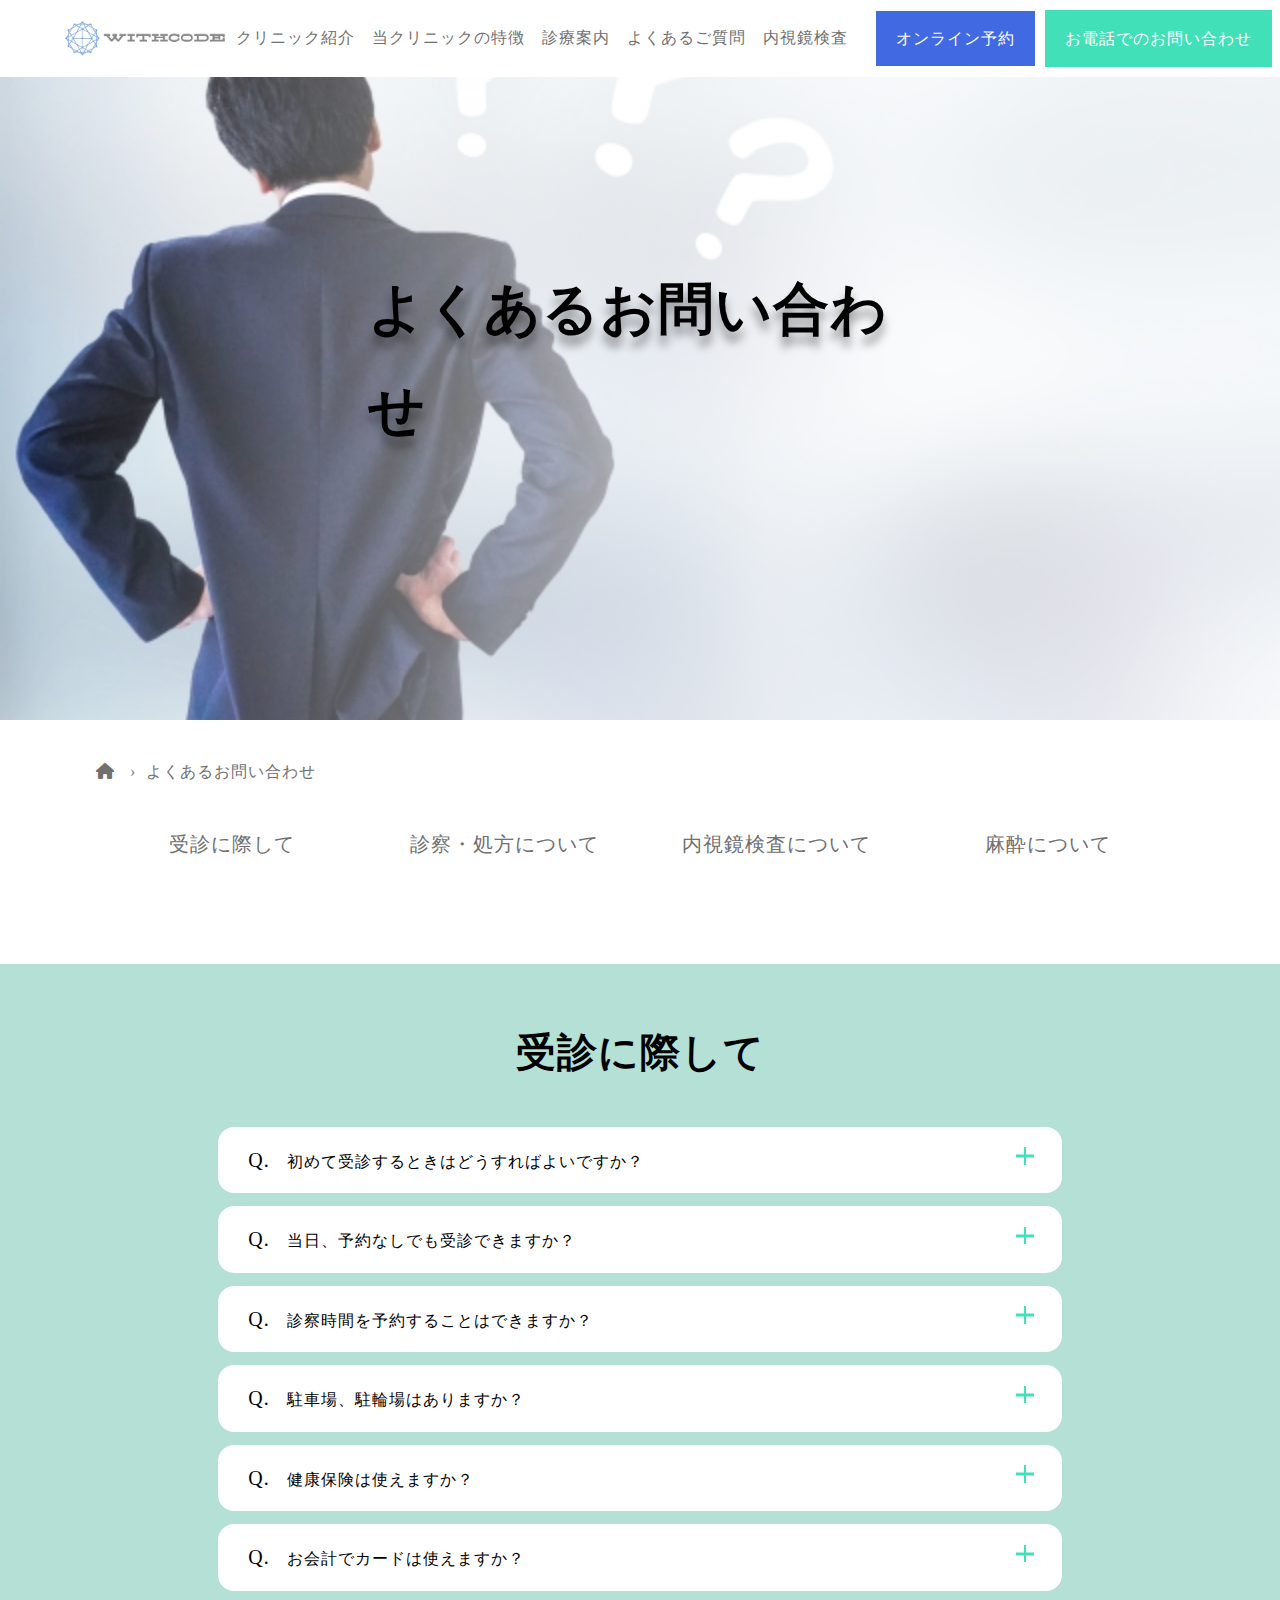
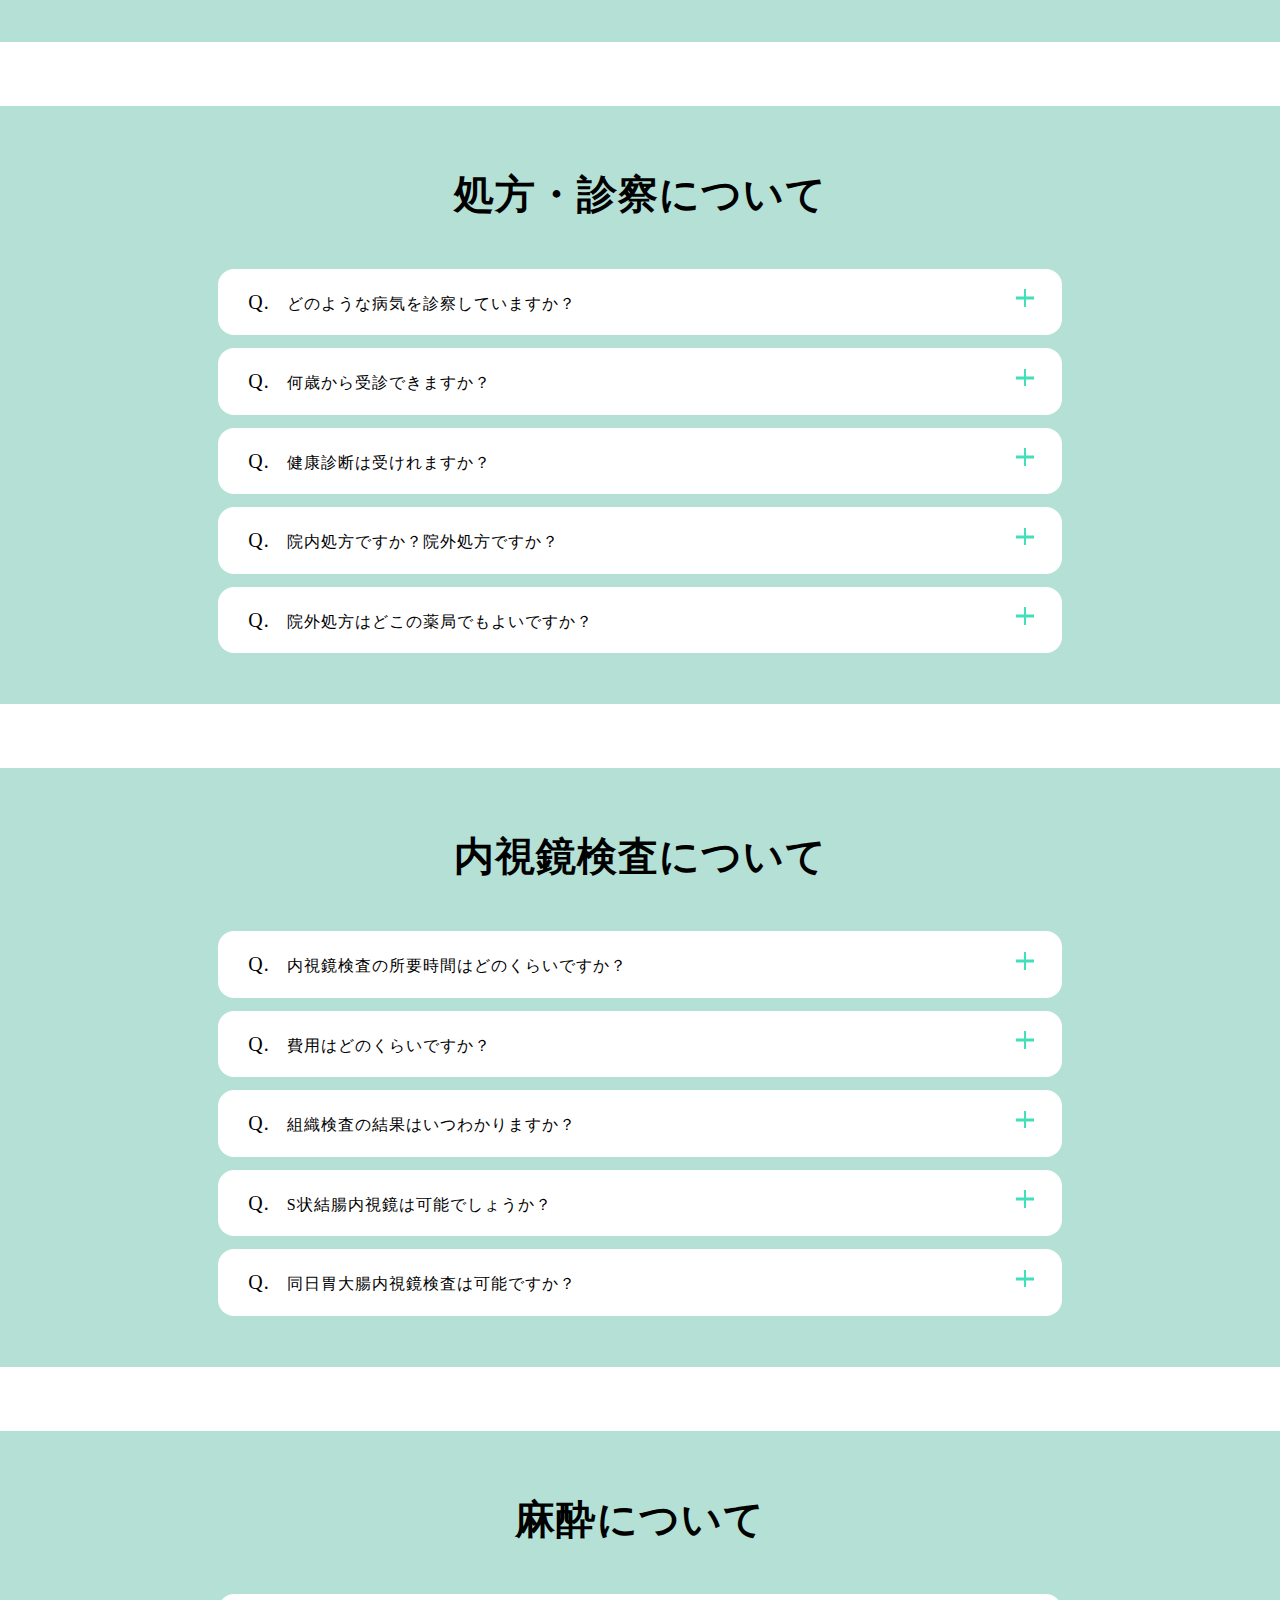
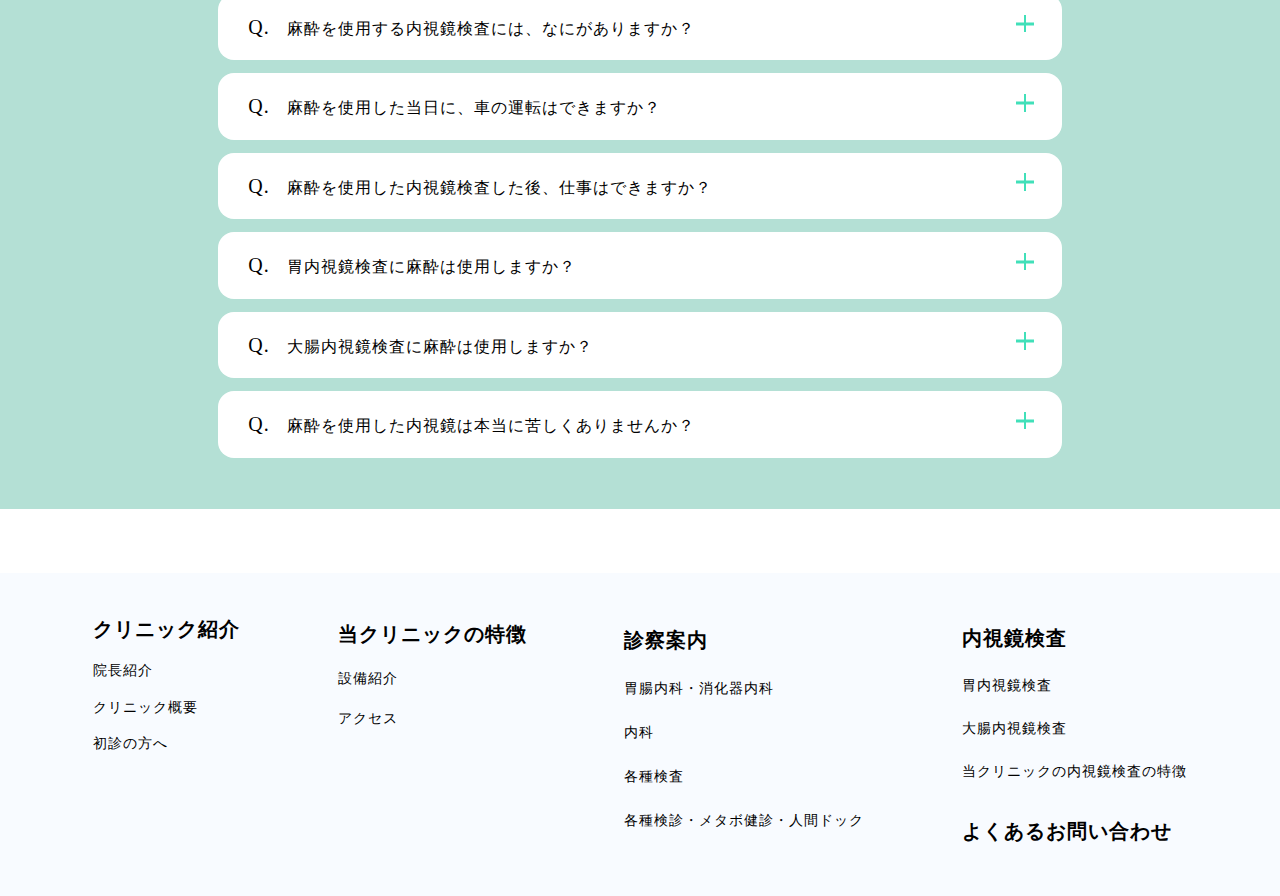
<file: faq.html>
<!DOCTYPE html>
<html>
  <head>
    <meta charset="UTF-8">
    <title>WithCode -HP①-</title>
    <meta name="description" content="WithCodeのHP①の課題です。">
    <meta name="keywords" content="IT,プログラミング,フリーランス,副業">
    <meta name="viewport" content="width=device-width, initial-scale=1.0">
    <!-- OGP -->
    <meta property="og:url" content="本番環境URL">
    <meta property="og:type" content="website">
    <meta property="og:title" content="WithCode -HP①-">
    <meta property="og:description" content="WithCodeのHP①の課題です。">
    <meta property="og:site_name" content="HP①">
    <meta property="og:image" content="本番環境URL/img/logo.png"> <!-- ICON -->
    <link rel="icon" href="favicon.ico">
    <link rel="apple-touch-icon" sizes="180×180" href="本番環境URL/img/logo.png">
    <!-- CSS-外部 -->
    <link rel="preconnect" href="https://fonts.googleapis.com">
    <link rel="preconnect" href="https://fonts.gstatic.com" crossorigin>
    <link href="https://fonts.googleapis.com/css2?family=Noto+Sans+JP:wght@400;500;700&display=swap" rel="stylesheet">
    <link rel="stylesheet" href="https://cdnjs.cloudflare.com/ajax/libs/font-awesome/6.1.1/css/all.min.css">
    <!-- CSS-内部 -->
    <link rel="stylesheet" type="text/css" href="css/reset.css">
    <link rel="stylesheet" type="text/css" href="css/common-main.css">
    <link rel="stylesheet" type="text/css" href="css/common-sub.css">
    <link rel="stylesheet" type="text/css" href="css/faq.css">
  </head>
  <body>
    <header class="header" id="header">
      <div class="header-wrap">
        <div class="header-wrap__logo">
          <a href="/">
            <img src="img/c-logo.png" alt="ロゴ画像">
          </a>
        </div>
        <nav class="header-wrap__nav">
          <ul class="header-wrap__nav__list">
            <li class="header-wrap__nav__list__item">
              <a href="intro.html">クリニック紹介</a>
            </li>
            <li class="header-wrap__nav__list__item">
              <a href="fea.html">当クリニックの特徴</a>
            </li>
            <li class="header-wrap__nav__list__item">
              <a href="guide.html">診療案内</a>
            </li>
            <li class="header-wrap__nav__list__item">
              <a href="faq.html">よくあるご質問</a>
            </li>
            <li class="header-wrap__nav__list__item">
              <a href="scope.html">内視鏡検査</a>
            </li>
          </ul>
        </nav>
        <nav class="header-wrap__res">
          <ul class="header-wrap__res__list">
            <li class="header-wrap__nav__res__item">
              <a href="/">オンライン予約</a>
            </li>
            <li class="header-wrap__nav__res__item_tel">
              <a href="/">お電話でのお問い合わせ</a>
            </li>
          </ul>
        </nav>
      </div>
    </header>
    <main>
      <section class="top" id="top">
        <div class="top-wrap">
          <div class="top-wrap__ttl">
            <h1>よくあるお問い合わせ</h1>
          </div>
        </div>
      </section>
      <section class="breadcrumb" id="breadcrumb">
        <div class="breadcrumb-wrap __inner">
          <nav class="breadcrumb-wrap__nav">
            <ol class="breadcrumb-wrap__nav__list">
              <li class="breadcrumb-wrap__nav__list__item">
                <a href="/"><i class="fa-solid fa-house"></i></a>
              </li>
              <li class="breadcrumb-wrap__nav__list__item">
                <a href="#">よくあるお問い合わせ</a>
              </li>
            </ol>
          </nav>
        </div>
      </section>
      <section class="tab" id="tab">
        <div class="tab-wrap __inner">
          <nav class="tab-wrap__nav">
            <ul class="tab-wrap__nav__list">
              <li class="tab-wrap__nav__list__item">
                <a href="#faq-1">
                  受診に際して
                </a>
              </li>
              <li class="tab-wrap__nav__list__item">
                <a href="#faq-2">
                  診察・処方について
                </a>
              </li>
              <li class="tab-wrap__nav__list__item">
                <a href="#faq-3">
                  内視鏡検査について
                </a>
              </li>
              <li class="tab-wrap__nav__list__item">
                <a href="#faq-4">
                  麻酔について
                </a>
              </li>
            </ul>
          </nav>
        </div>
      </section>
      <section class="faq" id="faq-1">
        <div class="faq-wrap __inner">
          <div class="faq-wrap__ttl">
            <h2 class="ttl">
              受診に際して
            </h2>
          </div>
          <div class="faq-wrap__body">
            <ul class="faq-wrap__body__list">
              <li class="faq-wrap__body__list__item">
                <input type="checkbox" id="toggle1" class="faq-wrap__body__list__item__tog">
                <label class="faq-wrap__body__list__item__ttl" for="toggle1"><span>Q.</span>　初めて受診するときはどうすればよいですか？</label>
                <div class="faq-wrap__body__list__item__con">
                  <p>まずはお電話でご相談ください。<br>
                    当日を含め、ご予約の日時を調整いたします。
                  </p>
                </div>
              </li>
              <li class="faq-wrap__body__list__item">
                <input type="checkbox" id="toggle2" class="faq-wrap__body__list__item__tog">
                <label class="faq-wrap__body__list__item__ttl" for="toggle2"><span>Q.</span>　当日、予約なしでも受診できますか？</label>
                <div class="faq-wrap__body__list__item__con">
                  <p>ご新規の方で本日受診希望の方は電話予約してください。<br>
                  再診の方はWEB予約が可能です。<br>
                  明日以降の診察予約については、ご新規、再診ともにWEB予約が可能です。</p>
                </div>
              </li>
              <li class="faq-wrap__body__list__item">
                <input type="checkbox" id="toggle3" class="faq-wrap__body__list__item__tog">
                <label class="faq-wrap__body__list__item__ttl" for="toggle3"><span>Q.</span>　診察時間を予約することはできますか？</label>
                <div class="faq-wrap__body__list__item__con">
                  <p>はい。可能な限りお待たせする時間を少なくするため、また適切な診療時間を確保するため、当院では予約制を採用させていただいております。<br>
                    初診に際しても、事前のご連絡でご予約をお取りすることができます。WEB予約（24時間対応）をご活用ください。</p>
                </div>
              </li>
              <li class="faq-wrap__body__list__item">
                <input type="checkbox" id="toggle4" class="faq-wrap__body__list__item__tog">
                <label class="faq-wrap__body__list__item__ttl" for="toggle4"><span>Q.</span>　駐車場、駐輪場はありますか？</label>
                <div class="faq-wrap__body__list__item__con">
                  <p>はい。満車であったり、大きなお車は、当クリニック正面の駐車場をご利用ください。</p>
                </div>
              </li>
              <li class="faq-wrap__body__list__item">
                <input type="checkbox" id="toggle5" class="faq-wrap__body__list__item__tog">
                <label class="faq-wrap__body__list__item__ttl" for="toggle5"><span>Q.</span>　健康保険は使えますか？</label>
                <div class="faq-wrap__body__list__item__con">
                  <p>当院は保険医療機関です。各種健康保険が使用できます。</p>
                </div>
              </li>
              <li class="faq-wrap__body__list__item">
                <input type="checkbox" id="toggle6" class="faq-wrap__body__list__item__tog">
                <label class="faq-wrap__body__list__item__ttl" for="toggle6"><span>Q.</span>　お会計でカードは使えますか？</label>
                <div class="faq-wrap__body__list__item__con">
                  <p>ご精算金額が1万円以上の場合とさせていただいています。（分割払いはできません）<br>
                  あらかじめご承知ください。</p>
                </div>
              </li>
            </ul>
          </div>
        </div>
      </section>
      <section class="faq" id="faq-2">
        <div class="faq-wrap __inner">
          <div class="faq-wrap__ttl">
            <h2 class="ttl">
              処方・診察について
            </h2>
          </div>
          <div class="faq-wrap__body">
            <ul class="faq-wrap__body__list">
              <li class="faq-wrap__body__list__item">
                <input type="checkbox" id="toggle1" class="faq-wrap__body__list__item__tog">
                <label class="faq-wrap__body__list__item__ttl" for="toggle1"><span>Q.</span>　どのような病気を診察していますか？</label>
                <div class="faq-wrap__body__list__item__con">
                  <p>胃腸などお腹を中心に、高血圧症・高脂血症・糖尿病などの生活習慣病に力を入れています。<br>
                  もちろん、かぜ・花粉症などの一般的な内科疾患も診察します。
                  </p>
                </div>
              </li>
              <li class="faq-wrap__body__list__item">
                <input type="checkbox" id="toggle2" class="faq-wrap__body__list__item__tog">
                <label class="faq-wrap__body__list__item__ttl" for="toggle2"><span>Q.</span>　何歳から受診できますか？</label>
                <div class="faq-wrap__body__list__item__con">
                  <p>内科診療、予防注射は中学生以上、胃大腸内視鏡検査は高校生以上から対応します。</p>
                </div>
              </li>
              <li class="faq-wrap__body__list__item">
                <input type="checkbox" id="toggle3" class="faq-wrap__body__list__item__tog">
                <label class="faq-wrap__body__list__item__ttl" for="toggle3"><span>Q.</span>　健康診断は受けれますか？</label>
                <div class="faq-wrap__body__list__item__con">
                  <p>特定健康診断などの市の健康診断、および会社などに提出される一般健康診断は、予約制で受付しております。</p>
                </div>
              </li>
              <li class="faq-wrap__body__list__item">
                <input type="checkbox" id="toggle4" class="faq-wrap__body__list__item__tog">
                <label class="faq-wrap__body__list__item__ttl" for="toggle4"><span>Q.</span>　院内処方ですか？院外処方ですか？</label>
                <div class="faq-wrap__body__list__item__con">
                  <p>院外処方です。<br>
                  かかりつけ薬局をもつことで、薬の重複予防や残薬管理、薬剤指導など、院外処方の方がメリットが大きいと考えています。</p>
                </div>
              </li>
              <li class="faq-wrap__body__list__item">
                <input type="checkbox" id="toggle5" class="faq-wrap__body__list__item__tog">
                <label class="faq-wrap__body__list__item__ttl" for="toggle5"><span>Q.</span>　院外処方はどこの薬局でもよいですか？</label>
                <div class="faq-wrap__body__list__item__con">
                  <p>処方箋はどこの調剤薬局でも対応していただくことができます。近隣の薬局をご案内することも可能です。</p>
                </div>
              </li>
            </ul>
          </div>
        </div>
      </section>
      <section class="faq" id="faq-3">
        <div class="faq-wrap __inner">
          <div class="faq-wrap__ttl">
            <h2 class="ttl">
              内視鏡検査について
            </h2>
          </div>
          <div class="faq-wrap__body">
            <ul class="faq-wrap__body__list">
              <li class="faq-wrap__body__list__item">
                <input type="checkbox" id="toggle1" class="faq-wrap__body__list__item__tog">
                <label class="faq-wrap__body__list__item__ttl" for="toggle1"><span>Q.</span>　内視鏡検査の所要時間はどのくらいですか？</label>
                <div class="faq-wrap__body__list__item__con">
                  <p>検査時間は5-10分程度です。大腸内視鏡検査でポリープ切除を行った場合は15-30分程度です。<br>
                    麻酔を使用した場合は、リカバリールームで1時間ほどの安静が必要です。
                  </p>
                </div>
              </li>
              <li class="faq-wrap__body__list__item">
                <input type="checkbox" id="toggle2" class="faq-wrap__body__list__item__tog">
                <label class="faq-wrap__body__list__item__ttl" for="toggle2"><span>Q.</span>　費用はどのくらいですか？</label>
                <div class="faq-wrap__body__list__item__con">
                  <p>胃内視鏡検査の場合は健康保険3割負担の方で約¥15,000程度ご用意ください。<br>
                  大腸内視鏡検査の場合は健康保険3割負担の方で¥7,500～¥18,000程度になります。<br>
                大腸ポリープ切除術（日帰り手術）は¥20,000～¥30,000程度です。</p>
                </div>
              </li>
              <li class="faq-wrap__body__list__item">
                <input type="checkbox" id="toggle3" class="faq-wrap__body__list__item__tog">
                <label class="faq-wrap__body__list__item__ttl" for="toggle3"><span>Q.</span>　組織検査の結果はいつわかりますか？</label>
                <div class="faq-wrap__body__list__item__con">
                  <p>胃内視鏡検査であれば10日間程度、大腸内視鏡検査であれば2週間程度あとに、ご説明いたします。（ご紹介医院さまで説明を受けることも可能です。）</p>
                </div>
              </li>
              <li class="faq-wrap__body__list__item">
                <input type="checkbox" id="toggle4" class="faq-wrap__body__list__item__tog">
                <label class="faq-wrap__body__list__item__ttl" for="toggle4"><span>Q.</span>　S状結腸内視鏡は可能でしょうか？</label>
                <div class="faq-wrap__body__list__item__con">
                  <p>下血など、緊急性が高いと判断された場合は、ご来院された当日でも、S状結腸までの内視鏡検査が可能です。<br>
                  S状結腸内視鏡は、簡便な前処置で行い、肛門から約20㎝程度（全大腸の1/4程度）を観察します。</p>
                </div>
              </li>
              <li class="faq-wrap__body__list__item">
                <input type="checkbox" id="toggle5" class="faq-wrap__body__list__item__tog">
                <label class="faq-wrap__body__list__item__ttl" for="toggle5"><span>Q.</span>　同日胃大腸内視鏡検査は可能ですか？</label>
                <div class="faq-wrap__body__list__item__con">
                  <p>可能ですが、保険診療上のルールでは「健診」と区別しなければいけませんので基本的には別日に行います。<br>
                  当院では以下のルールに則ります。
                (1) 医師が同日検査を行う必要があると判断した場合<br>
                　例）腫瘍マーカーの高度上昇や高度な貧血の進行など原因検索を急ぐ場合。<br>
                (2) ドック（自費）の方。内視鏡検査のみでも対応できます。</p>
                </div>
              </li>
            </ul>
          </div>
        </div>
      </section>
      <section class="faq" id="faq-4">
        <div class="faq-wrap __inner">
          <div class="faq-wrap__ttl">
            <h2 class="ttl">
              麻酔について
            </h2>
          </div>
          <div class="faq-wrap__body">
            <ul class="faq-wrap__body__list">
              <li class="faq-wrap__body__list__item">
                <input type="checkbox" id="toggle1" class="faq-wrap__body__list__item__tog">
                <label class="faq-wrap__body__list__item__ttl" for="toggle1"><span>Q.</span>　麻酔を使用する内視鏡検査には、なにがありますか？</label>
                <div class="faq-wrap__body__list__item__con">
                  <p>胃内視鏡、大腸内視鏡ともに可能です。
                  </p>
                </div>
              </li>
              <li class="faq-wrap__body__list__item">
                <input type="checkbox" id="toggle2" class="faq-wrap__body__list__item__tog">
                <label class="faq-wrap__body__list__item__ttl" for="toggle2"><span>Q.</span>　麻酔を使用した当日に、車の運転はできますか？</label>
                <div class="faq-wrap__body__list__item__con">
                  <p>できません。判断力が鈍っていたり、眠気におそわれる可能性があり危険です。</p>
                </div>
              </li>
              <li class="faq-wrap__body__list__item">
                <input type="checkbox" id="toggle3" class="faq-wrap__body__list__item__tog">
                <label class="faq-wrap__body__list__item__ttl" for="toggle3"><span>Q.</span>　麻酔を使用した内視鏡検査した後、仕事はできますか？</label>
                <div class="faq-wrap__body__list__item__con">
                  <p>目覚めた後も判断力が鈍っている可能性があります。危険な場所や重要な判断を要するような仕事は避けてください。</p>
                </div>
              </li>
              <li class="faq-wrap__body__list__item">
                <input type="checkbox" id="toggle4" class="faq-wrap__body__list__item__tog">
                <label class="faq-wrap__body__list__item__ttl" for="toggle4"><span>Q.</span>　胃内視鏡検査に麻酔は使用しますか？</label>
                <div class="faq-wrap__body__list__item__con">
                  <p>基本的には経口胃内鏡に使用し、経鼻内視鏡には使用しません。</p>
                </div>
              </li>
              <li class="faq-wrap__body__list__item">
                <input type="checkbox" id="toggle5" class="faq-wrap__body__list__item__tog">
                <label class="faq-wrap__body__list__item__ttl" for="toggle5"><span>Q.</span>　大腸内視鏡検査に麻酔は使用しますか？</label>
                <div class="faq-wrap__body__list__item__con">
                  <p>使用します。</p>
                </div>
              </li>
              <li class="faq-wrap__body__list__item">
                <input type="checkbox" id="toggle6" class="faq-wrap__body__list__item__tog">
                <label class="faq-wrap__body__list__item__ttl" for="toggle6"><span>Q.</span>　麻酔を使用した内視鏡は本当に苦しくありませんか？</label>
                <div class="faq-wrap__body__list__item__con">
                  <p>ご当院では内視鏡に熟練した医師が鎮静剤を使用し苦痛の少ない内視鏡検査を行っておりますので、ほとんどの方が苦痛なく検査を受けられます。ただし、まれに麻酔が効きにくい方もいらっしゃるのも事実です。<br>
                  ただし、麻酔が効きにくい＝苦痛、というわけではありません。<br>
                  呼吸・循環をモニタリングしながら、安全で必要十分な麻酔下内視鏡検査を行います。</p>
                </div>
              </li>
            </ul>
          </div>
        </div>
      </section>
    </main>
    <footer class="footer" id="footer">
      <div class="footer-wrap">
        <ul class="footer-wrap__list">
          <li class="footer-wrap__list__item">
            <a href="intro.html">
              クリニック紹介
            </a>
            <ul class="footer-wrap__list__item__sub">
              <li class="footer-wrap__list__item__sub__item">
                <a href="intro.html">
                  院長紹介
                </a>
              </li>
              <li class="footer-wrap__list__item__sub__item">
                <a href="intro-2.html">
                  クリニック概要
                </a>
              </li>
              <li class="footer-wrap__list__item__sub__item">
                <a href="intro-3.html">
                  初診の方へ
                </a>
              </li>
            </ul>
          </li>
        </ul>
        <ul class="footer-wrap__list">
          <li class="footer-wrap__list__item">
            <a href="fea.html">
              当クリニックの特徴
            </a>
            <ul class="footer-wrap__list__item__sub">
              <li class="footer-wrap__list__item__sub__item">
                <a href="fea.html#facil">
                  設備紹介
                </a>
              </li>
              <li class="footer-wrap__list__item__sub__item">
                <a href="fea.html#map">
                  アクセス
                </a>
              </li>
            </ul>
          </li>
        </ul>
        <ul class="footer-wrap__list">
          <li class="footer-wrap__list__item">
            <a href="guide.html">
              診察案内
            </a>
            <ul class="footer-wrap__list__item__sub">
              <li class="footer-wrap__list__item__sub__item">
                <a href="guide.html">
                  胃腸内科・消化器内科
                </a>
              </li>
              <li class="footer-wrap__list__item__sub__item">
                <a href="guide-2.html">
                  内科
                </a>
              </li>
              <li class="footer-wrap__list__item__sub__item">
                <a href="guide-3.html">
                  各種検査
                </a>
              </li>
              <li class="footer-wrap__list__item__sub__item">
                <a href="guide-4.html">
                  各種検診・メタボ健診・人間ドック
                </a>
              </li>
            </ul>
          </li>
        </ul>
        <ul class="footer-wrap__list">
          <li class="footer-wrap__list__item">
            <a href="scope.html">
              内視鏡検査
            </a>
            <ul class="footer-wrap__list__item__sub">
              <li class="footer-wrap__list__item__sub__item">
                <a href="scope.html">
                  胃内視鏡検査
                </a>
              </li>
              <li class="footer-wrap__list__item__sub__item">
                <a href="scope-2.html">
                  大腸内視鏡検査
                </a>
              </li>
              <li class="footer-wrap__list__item__sub__item">
                <a href="scope-3.html">
                  当クリニックの内視鏡検査の特徴
                </a>
              </li>
            </ul>
          </li>
          <li class="footer-wrap__list__item">
            <a href="faq.html">
              よくあるお問い合わせ
            </a>
          </li>
        </ul>
      </div>
    </footer>
  </body>
</html>
</file>
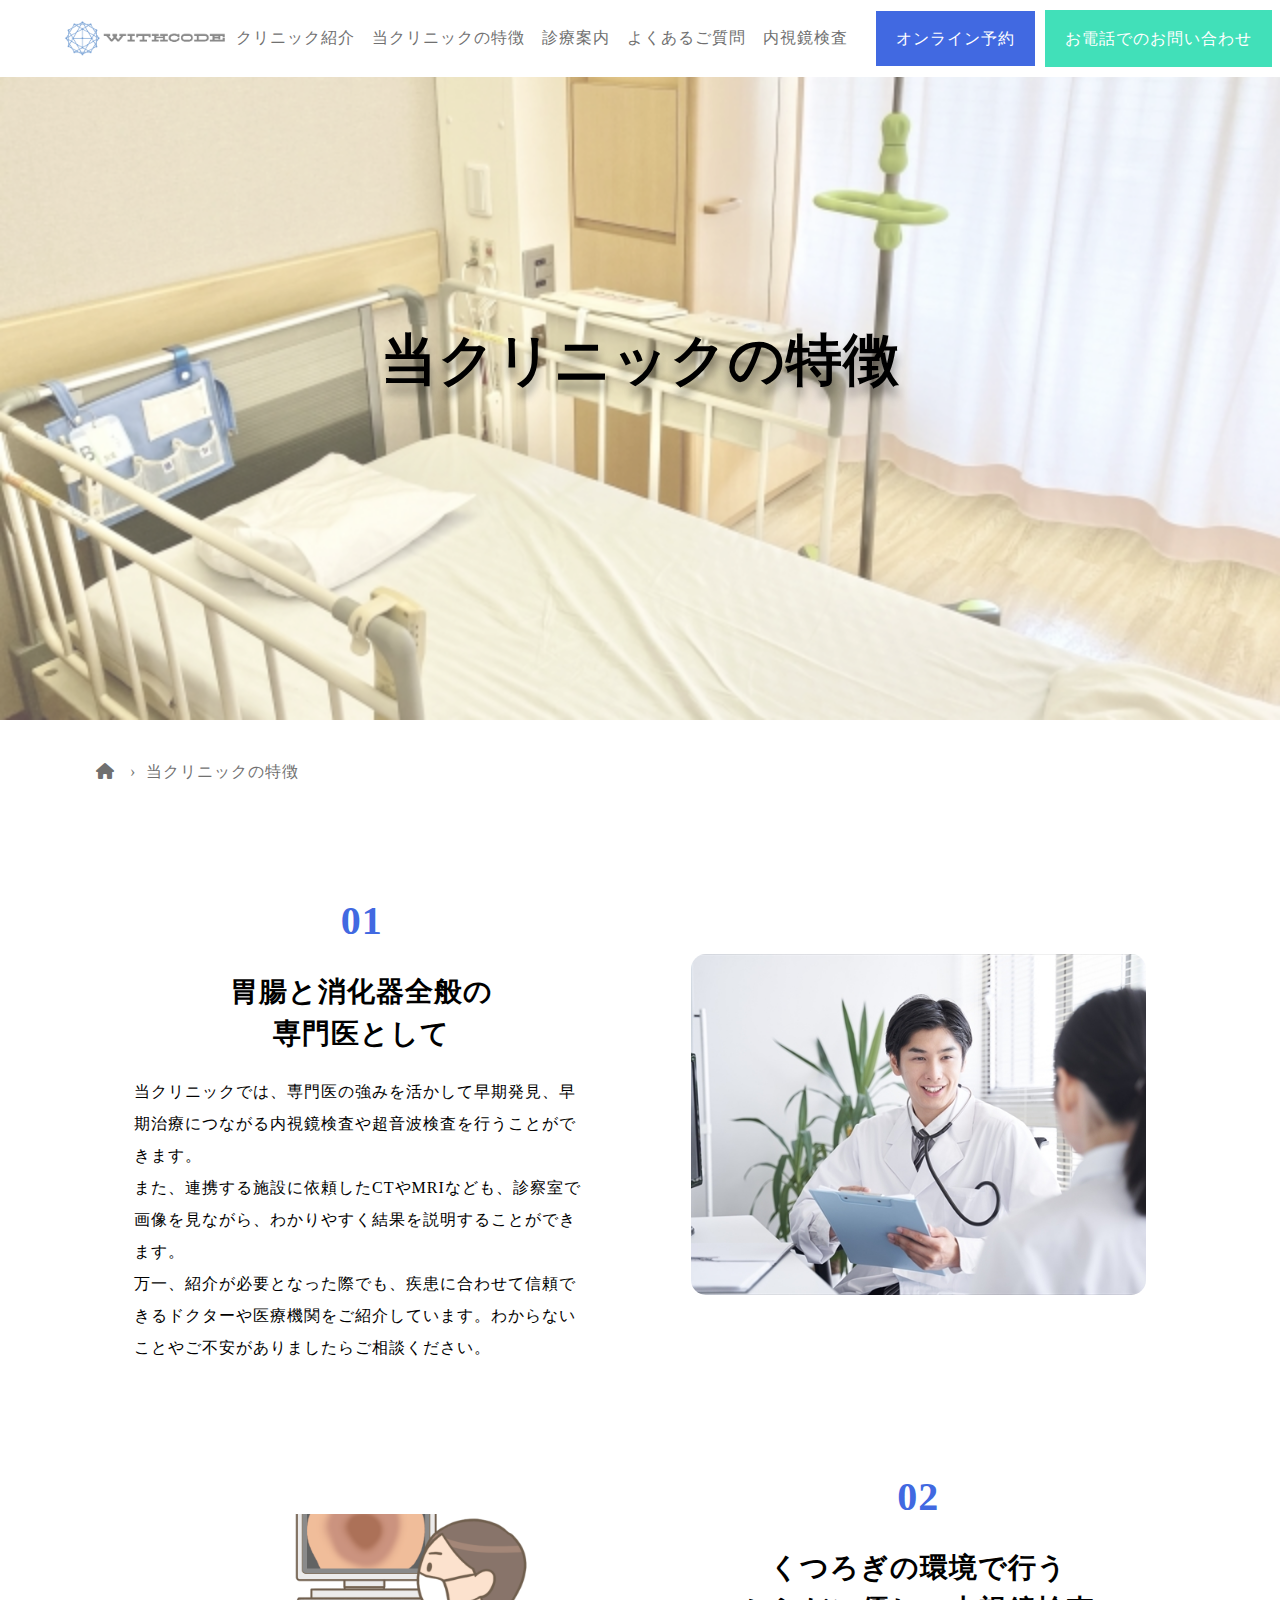
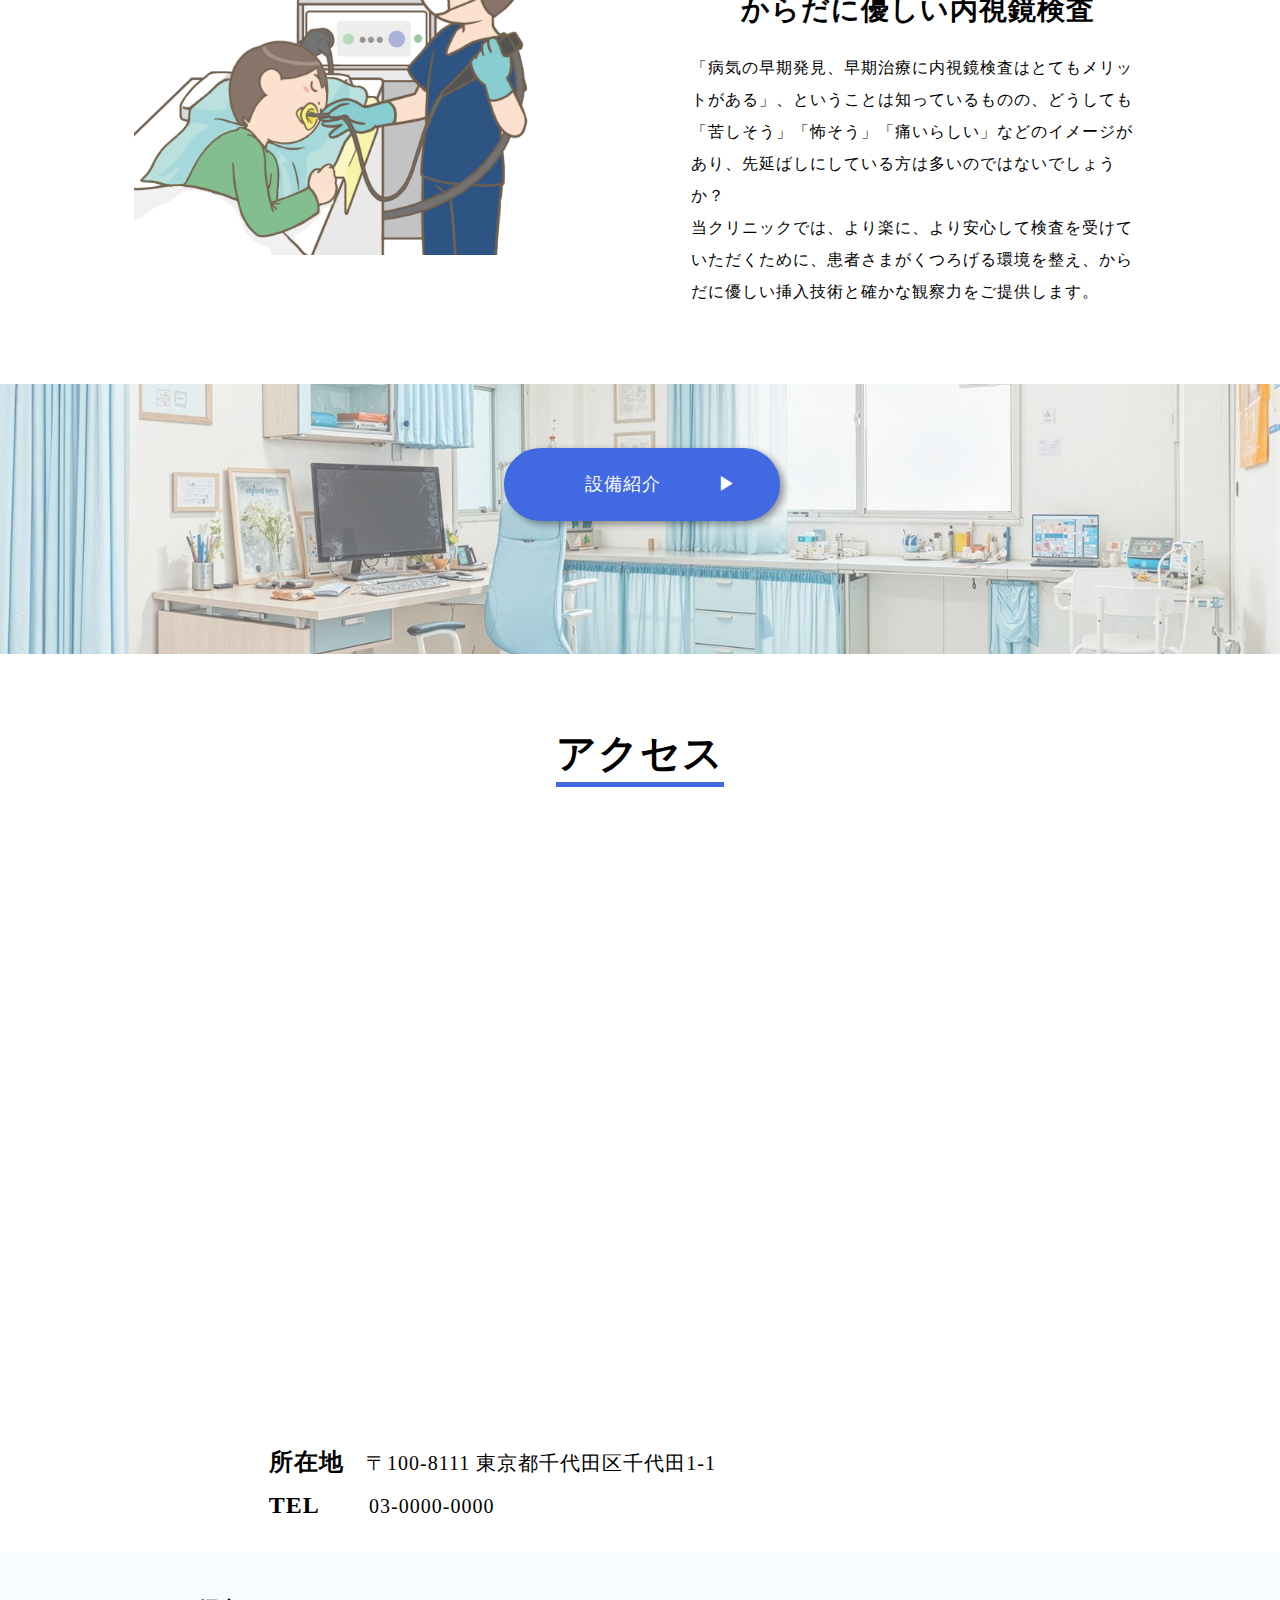
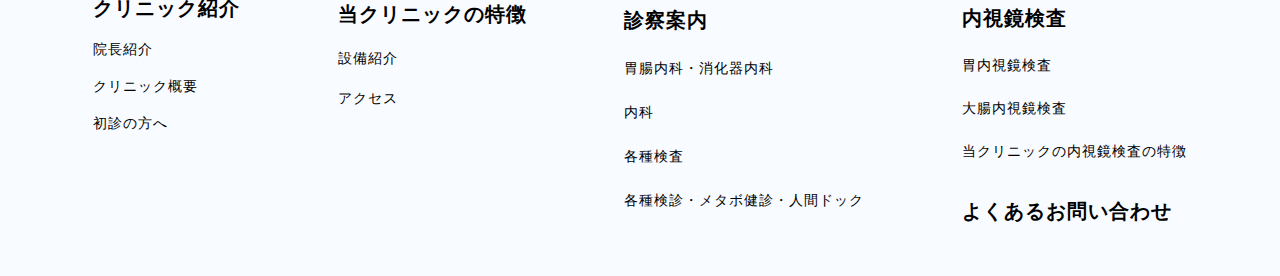
<file: fea.html>
<!DOCTYPE html>
<html>
  <head>
    <meta charset="UTF-8">
    <title>WithCode -HP①-</title>
    <meta name="description" content="WithCodeのHP①の課題です。">
    <meta name="keywords" content="IT,プログラミング,フリーランス,副業">
    <meta name="viewport" content="width=device-width, initial-scale=1.0">
    <!-- OGP -->
    <meta property="og:url" content="本番環境URL">
    <meta property="og:type" content="website">
    <meta property="og:title" content="WithCode -HP①-">
    <meta property="og:description" content="WithCodeのHP①の課題です。">
    <meta property="og:site_name" content="HP①">
    <meta property="og:image" content="本番環境URL/img/logo.png"> <!-- ICON -->
    <link rel="icon" href="favicon.ico">
    <link rel="apple-touch-icon" sizes="180×180" href="本番環境URL/img/logo.png">
    <!-- CSS-外部 -->
    <link rel="preconnect" href="https://fonts.googleapis.com">
    <link rel="preconnect" href="https://fonts.gstatic.com" crossorigin>
    <link href="https://fonts.googleapis.com/css2?family=Noto+Sans+JP:wght@400;500;700&display=swap" rel="stylesheet">
    <link rel="stylesheet" href="https://cdnjs.cloudflare.com/ajax/libs/font-awesome/6.1.1/css/all.min.css">
    <!-- CSS-内部 -->
    <link rel="stylesheet" type="text/css" href="css/reset.css">
    <link rel="stylesheet" type="text/css" href="css/common-main.css">
    <link rel="stylesheet" type="text/css" href="css/common-sub.css">
    <link rel="stylesheet" type="text/css" href="css/fea.css">
  </head>
  <body>
    <header class="header" id="header">
      <div class="header-wrap">
        <div class="header-wrap__logo">
          <a href="/">
            <img src="img/c-logo.png" alt="ロゴ画像">
          </a>
        </div>
        <nav class="header-wrap__nav">
          <ul class="header-wrap__nav__list">
            <li class="header-wrap__nav__list__item">
              <a href="intro.html">クリニック紹介</a>
            </li>
            <li class="header-wrap__nav__list__item">
              <a href="fea.html">当クリニックの特徴</a>
            </li>
            <li class="header-wrap__nav__list__item">
              <a href="guide.html">診療案内</a>
            </li>
            <li class="header-wrap__nav__list__item">
              <a href="faq.html">よくあるご質問</a>
            </li>
            <li class="header-wrap__nav__list__item">
              <a href="scope.html">内視鏡検査</a>
            </li>
          </ul>
        </nav>
        <nav class="header-wrap__res">
          <ul class="header-wrap__res__list">
            <li class="header-wrap__nav__res__item">
              <a href="/">オンライン予約</a>
            </li>
            <li class="header-wrap__nav__res__item_tel">
              <a href="/">お電話でのお問い合わせ</a>
            </li>
          </ul>
        </nav>
      </div>
    </header>
            <section class="top" id="top">
              <div class="top-wrap">
                <div class="top-wrap__ttl">
                  <h1>当クリニックの特徴</h1>
                </div>
              </div>
            </section>
            <section class="breadcrumb" id="breadcrumb">
                      <div class="breadcrumb-wrap __inner">
                        <nav class="breadcrumb-wrap__nav">
                          <ol class="breadcrumb-wrap__nav__list">
                            <li class="breadcrumb-wrap__nav__list__item">
                              <a href="/"><i class="fa-solid fa-house"></i></a>
                            </li>
                            <li class="breadcrumb-wrap__nav__list__item">
                              <a href="#">当クリニックの特徴</a>
                            </li>
                          </ol>
                        </nav>
                      </div>
            </section>
            <section class="fea" id="fea">
              <div class="fea-wrap __inner">
                <div class="fea-wrap__body">
                  <div class="fea-wrap__body__block">
                    <div class="fea-wrap__body__block__img">
                      <img src="img\i-feature__1.jpg" alt="特徴画像1">
                    </div>
                    <div class="fea-wrap__body__block__txt">
                      <span>01</span>
                      <h3>胃腸と消化器全般の<br>専門医として</h3>
                      <p>当クリニックでは、専門医の強みを活かして早期発見、早期治療につながる内視鏡検査や超音波検査を行うことができます。<br>
                      また、連携する施設に依頼したCTやMRIなども、診察室で画像を見ながら、わかりやすく結果を説明することができます。<br>
                      万一、紹介が必要となった際でも、疾患に合わせて信頼できるドクターや医療機関をご紹介しています。わからないことやご不安がありましたらご相談ください。
                    </p>
                    </div>
                  </div>
                  <div class="fea-wrap__body__block">
                    <div class="fea-wrap__body__block__img">
                      <img src="img\i-feature__2.png" alt="特徴画像2">
                    </div>
                    <div class="fea-wrap__body__block__txt">
                      <span>02</span>
                      <h3>くつろぎの環境で行う<br>からだに優しい内視鏡検査</h3>
                      <p>「病気の早期発見、早期治療に内視鏡検査はとてもメリットがある」、ということは知っているものの、どうしても「苦しそう」「怖そう」「痛いらしい」などのイメージがあり、先延ばしにしている方は多いのではないでしょうか？<br>
                      当クリニックでは、より楽に、より安心して検査を受けていただくために、患者さまがくつろげる環境を整え、からだに優しい挿入技術と確かな観察力をご提供します。
                      </p>
                    </div>
                  </div>
                </div>
              </div>
            </section>
            <section class="facil" id="facil">
              <div class="facil-wrap">
                <div class="btn f-btn">
                  <a href="news.html">
                    　　設備紹介　　　▶
                  </a>
                </div>
              </div>
            </section>
            <section class="map" id="map">
              <div class="map-wrap">
                <div class="map-wrap__ttl">
                  <h2 class="ttl">
                    アクセス
                  </h2>
                </div>
                <iframe
                src="https://www.google.com/maps/embed?pb=!1m18!1m12!1m3!1d3240.6219511904987!2d139.75565507525081!3d35.68630962969586!2m3!1f0!2f0!3f0!3m2!1i1024!2i768!4f13.1!3m3!1m2!1s0x60188c0942a86945%3A0x70bc05b9cdaa0908!2z44CSMTAwLTAwMDEg5p2x5Lqs6YO95Y2D5Luj55Sw5Yy65Y2D5Luj55Sw77yR4oiS77yR!5e0!3m2!1sja!2sjp!4v1771140939411!5m2!1sja!2sjp"
                width="900" height="600" style="border:0;" allowfullscreen="" loading="lazy"
                  referrerpolicy="no-referrer-when-downgrade"></iframe>
                <div class="access-wrap__adress">
                  <p><span>所在地</span>〒100-8111 東京都千代田区千代田1-1<br>
                  <span>TEL</span>　 03-0000-0000</p>
                </div>
              </div>
            </section>
    <footer class="footer" id="footer">
      <div class="footer-wrap">
        <ul class="footer-wrap__list">
          <li class="footer-wrap__list__item">
            <a href="intro.html">
              クリニック紹介
            </a>
            <ul class="footer-wrap__list__item__sub">
              <li class="footer-wrap__list__item__sub__item">
                <a href="intro.html">
                  院長紹介
                </a>
              </li>
              <li class="footer-wrap__list__item__sub__item">
                <a href="intro-2.html">
                  クリニック概要
                </a>
              </li>
              <li class="footer-wrap__list__item__sub__item">
                <a href="intro-3.html">
                  初診の方へ
                </a>
              </li>
            </ul>
          </li>
        </ul>
        <ul class="footer-wrap__list">
          <li class="footer-wrap__list__item">
            <a href="fea.html">
              当クリニックの特徴
            </a>
            <ul class="footer-wrap__list__item__sub">
              <li class="footer-wrap__list__item__sub__item">
                <a href="fea.html#facil">
                  設備紹介
                </a>
              </li>
              <li class="footer-wrap__list__item__sub__item">
                <a href="fea.html#map">
                  アクセス
                </a>
              </li>
            </ul>
          </li>
        </ul>
        <ul class="footer-wrap__list">
          <li class="footer-wrap__list__item">
            <a href="guide.html">
              診察案内
            </a>
            <ul class="footer-wrap__list__item__sub">
              <li class="footer-wrap__list__item__sub__item">
                <a href="guide.html">
                  胃腸内科・消化器内科
                </a>
              </li>
              <li class="footer-wrap__list__item__sub__item">
                <a href="guide-2.html">
                  内科
                </a>
              </li>
              <li class="footer-wrap__list__item__sub__item">
                <a href="guide-3.html">
                  各種検査
                </a>
              </li>
              <li class="footer-wrap__list__item__sub__item">
                <a href="guide-4.html">
                  各種検診・メタボ健診・人間ドック
                </a>
              </li>
            </ul>
          </li>
        </ul>
        <ul class="footer-wrap__list">
          <li class="footer-wrap__list__item">
            <a href="intro.html">
              内視鏡検査
            </a>
            <ul class="footer-wrap__list__item__sub">
              <li class="footer-wrap__list__item__sub__item">
                <a href="scope.html">
                  胃内視鏡検査
                </a>
              </li>
              <li class="footer-wrap__list__item__sub__item">
                <a href="scope-2.html">
                  大腸内視鏡検査
                </a>
              </li>
              <li class="footer-wrap__list__item__sub__item">
                <a href="scope-3.html">
                  当クリニックの内視鏡検査の特徴
                </a>
              </li>
            </ul>
          </li>
          <li class="footer-wrap__list__item">
            <a href="faq.html">
              よくあるお問い合わせ
            </a>
          </li>
        </ul>
      </div>
    </footer>
  </body>
</html>
</file>
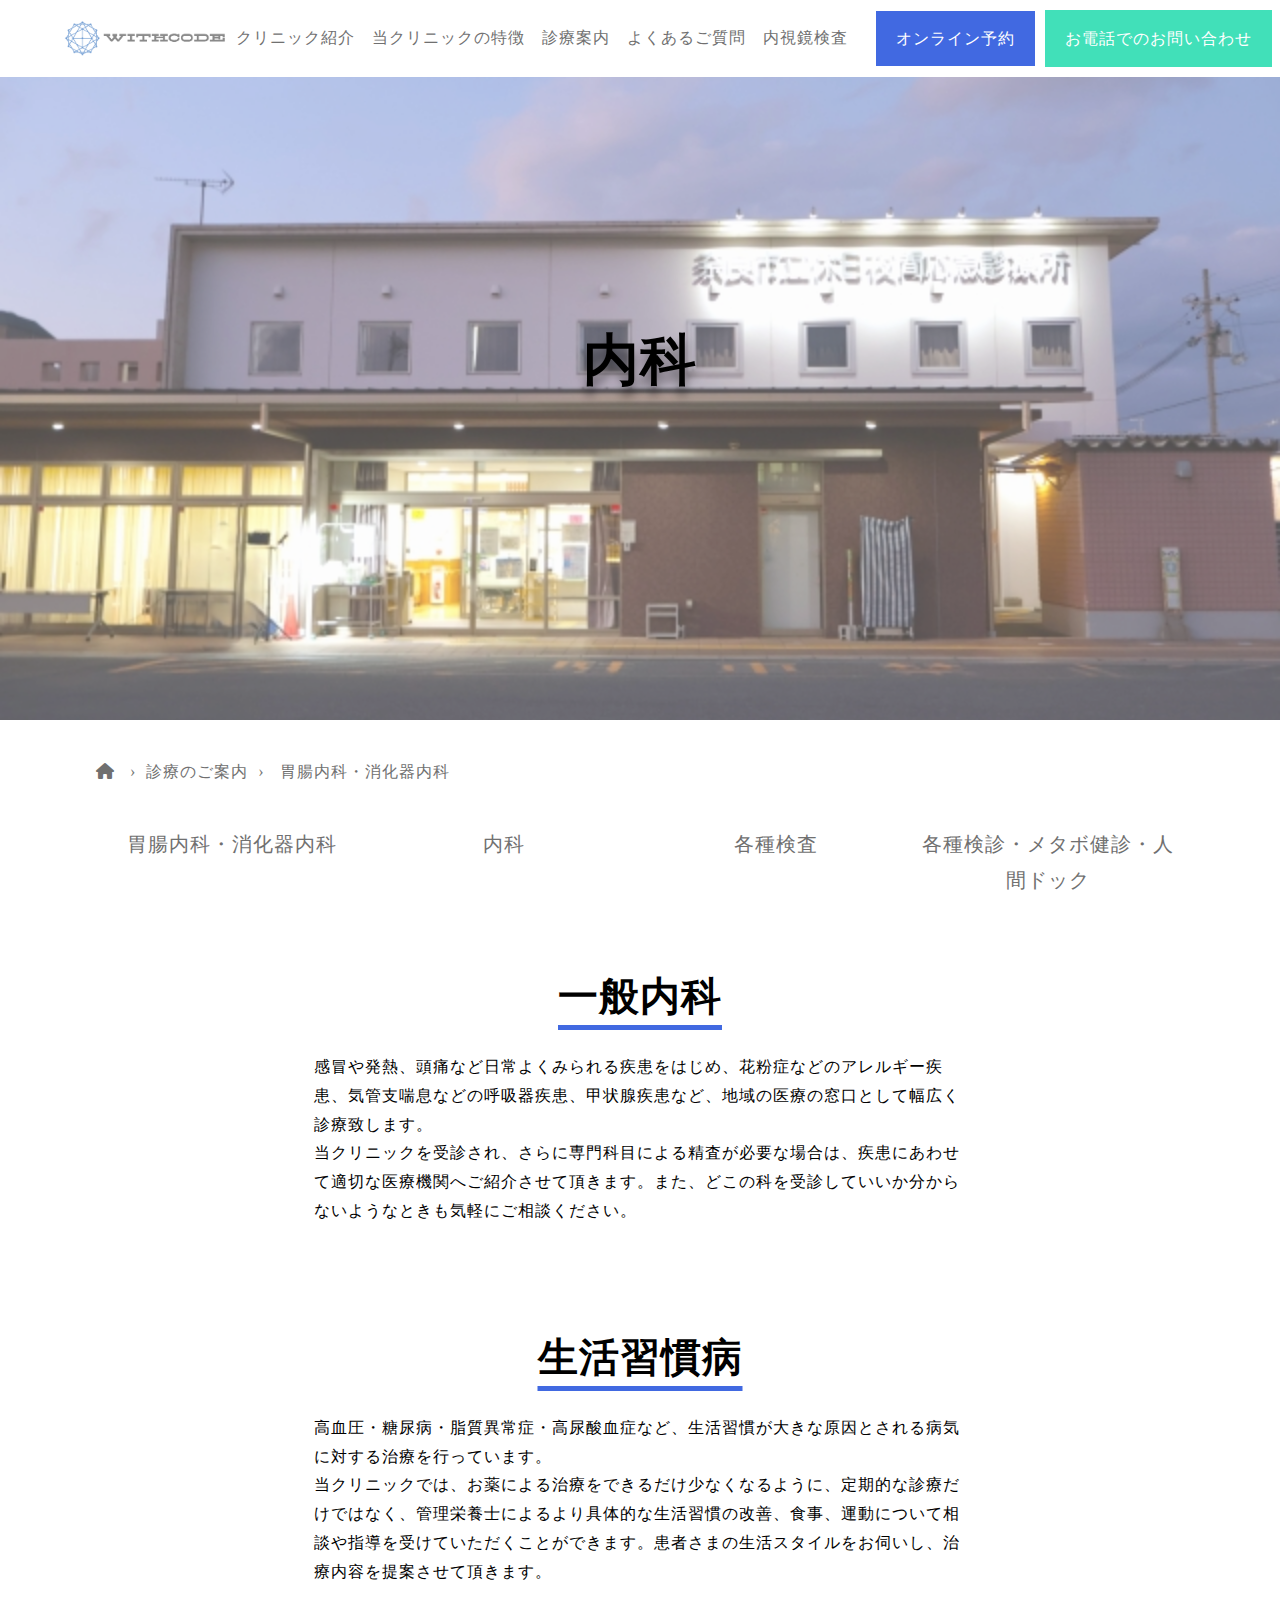
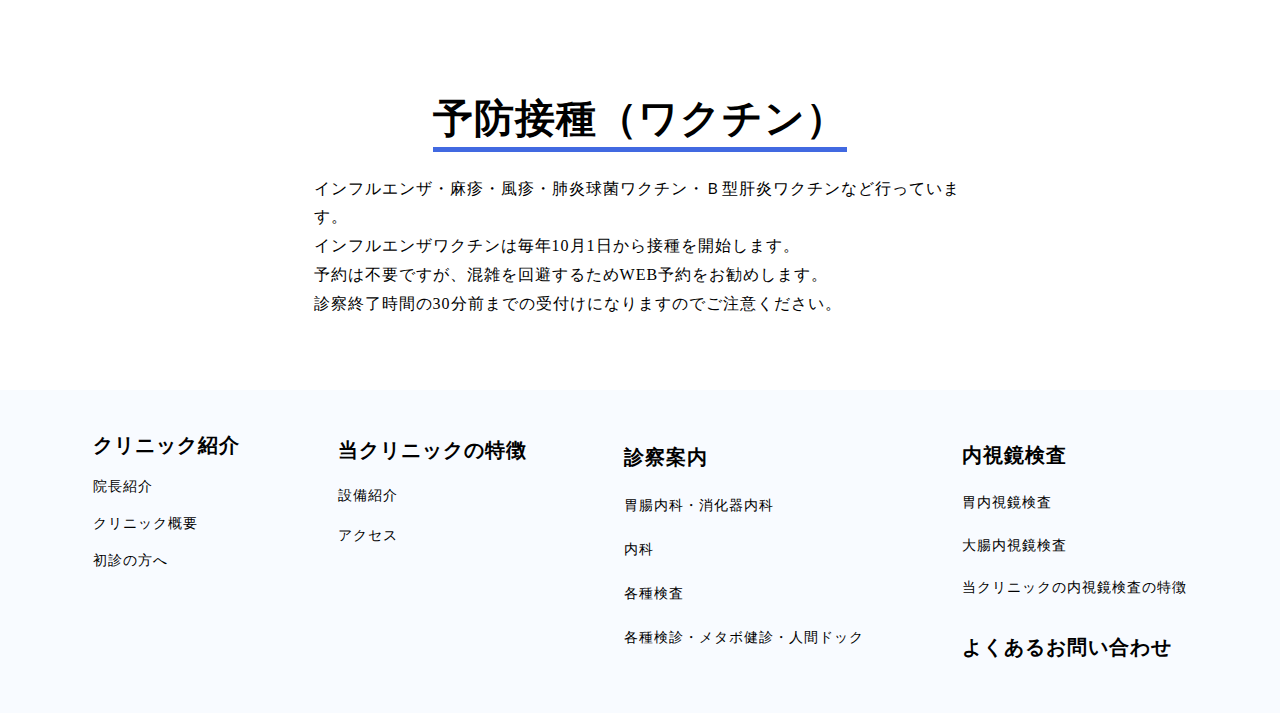
<file: guide-2.html>
<!DOCTYPE html>
<html>

<head>
  <meta charset="UTF-8">
  <title>WithCode -HP①-</title>
  <meta name="description" content="WithCodeのHP①の課題です。">
  <meta name="keywords" content="IT,プログラミング,フリーランス,副業">
  <meta name="viewport" content="width=device-width, initial-scale=1.0">
  <!-- OGP -->
  <meta property="og:url" content="本番環境URL">
  <meta property="og:type" content="website">
  <meta property="og:title" content="WithCode -HP①-">
  <meta property="og:description" content="WithCodeのHP①の課題です。">
  <meta property="og:site_name" content="HP①">
  <meta property="og:image" content="本番環境URL/img/logo.png"> <!-- ICON -->
  <link rel="icon" href="favicon.ico">
  <link rel="apple-touch-icon" sizes="180×180" href="本番環境URL/img/logo.png">
  <!-- CSS-外部 -->
  <link rel="preconnect" href="https://fonts.googleapis.com">
  <link rel="preconnect" href="https://fonts.gstatic.com" crossorigin>
  <link href="https://fonts.googleapis.com/css2?family=Noto+Sans+JP:wght@400;500;700&display=swap" rel="stylesheet">
  <link rel="stylesheet" href="https://cdnjs.cloudflare.com/ajax/libs/font-awesome/6.1.1/css/all.min.css">
  <!-- CSS-内部 -->
  <link rel="stylesheet" type="text/css" href="css/reset.css">
  <link rel="stylesheet" type="text/css" href="css/common-main.css">
  <link rel="stylesheet" type="text/css" href="css/common-sub.css">
  <link rel="stylesheet" type="text/css" href="css/guide.css">
</head>

<body>
  <header class="header" id="header">
    <div class="header-wrap">
      <div class="header-wrap__logo">
        <a href="/">
          <img src="img/c-logo.png" alt="ロゴ画像">
        </a>
      </div>
      <nav class="header-wrap__nav">
        <ul class="header-wrap__nav__list">
          <li class="header-wrap__nav__list__item">
            <a href="intro.html">クリニック紹介</a>
          </li>
          <li class="header-wrap__nav__list__item">
            <a href="fea.html">当クリニックの特徴</a>
          </li>
          <li class="header-wrap__nav__list__item">
            <a href="guide.html">診療案内</a>
          </li>
          <li class="header-wrap__nav__list__item">
            <a href="faq.html">よくあるご質問</a>
          </li>
          <li class="header-wrap__nav__list__item">
            <a href="scope.html">内視鏡検査</a>
          </li>
        </ul>
      </nav>
      <nav class="header-wrap__res">
        <ul class="header-wrap__res__list">
          <li class="header-wrap__nav__res__item">
            <a href="/">オンライン予約</a>
          </li>
          <li class="header-wrap__nav__res__item_tel">
            <a href="/">お電話でのお問い合わせ</a>
          </li>
        </ul>
      </nav>
    </div>
  </header>
  <main>
    <section class="top" id="top">
      <div class="top-wrap">
        <div class="top-wrap__ttl">
          <h1>内科</h1>
        </div>
      </div>
    </section>
    <section class="breadcrumb" id="breadcrumb">
      <div class="breadcrumb-wrap __inner">
        <nav class="breadcrumb-wrap__nav">
          <ol class="breadcrumb-wrap__nav__list">
            <li class="breadcrumb-wrap__nav__list__item">
              <a href="/"><i class="fa-solid fa-house"></i></a>
            </li>
            <li class="breadcrumb-wrap__nav__list__item">
              <a href="guide.html">診療のご案内</a>
            </li>
            <li class="breadcrumb-wrap__nav__list__item">
              <a href="#">胃腸内科・消化器内科</a>
            </li>
          </ol>
        </nav>
      </div>
    </section>
    <section class="tab" id="tab">
      <div class="tab-wrap __inner">
        <nav class="tab-wrap__nav">
          <ul class="tab-wrap__nav__list">
            <li class="tab-wrap__nav__list__item">
              <a href="guide.html">
                胃腸内科・消化器内科
              </a>
            </li>
            <li class="tab-wrap__nav__list__item">
              <a href="guide-2.html">
                内科
              </a>
            </li>
            <li class="tab-wrap__nav__list__item">
              <a href="guide-3.html">
                各種検査
              </a>
            </li>
            <li class="tab-wrap__nav__list__item">
              <a href="guide-4.html">
                各種検診・メタボ健診・人間ドック
              </a>
            </li>
          </ul>
        </nav>
      </div>
    </section>
    <section class="inter" id="inter">
      <div class="inter-wrap __inner">
        <div class="inter-wrap__ttl">
          <h2 class="ttl">
            一般内科
          </h2>
        </div>
        <div class="inter-wrap__txt">
          <p>感冒や発熱、頭痛など日常よくみられる疾患をはじめ、花粉症などのアレルギー疾患、気管支喘息などの呼吸器疾患、甲状腺疾患など、地域の医療の窓口として幅広く診療致します。<br>
          
          当クリニックを受診され、さらに専門科目による精査が必要な場合は、疾患にあわせて適切な医療機関へご紹介させて頂きます。また、どこの科を受診していいか分からないようなときも気軽にご相談ください。</p>
        </div>
      </div>
    </section>
    <section class="life" id="life">
      <div class="life-wrap __inner">
        <div class="life-wrap__ttl">
          <h2 class="ttl">
            生活習慣病
          </h2>
        </div>
        <div class="life-wrap__txt">
          <p>高血圧・糖尿病・脂質異常症・高尿酸血症など、生活習慣が大きな原因とされる病気に対する治療を行っています。<br>
          当クリニックでは、お薬による治療をできるだけ少なくなるように、定期的な診療だけではなく、管理栄養士によるより具体的な生活習慣の改善、食事、運動について相談や指導を受けていただくことができます。患者さまの生活スタイルをお伺いし、治療内容を提案させて頂きます。</p>
        </div>
      </div>
    </section>
    <section class="vaccine" id="vaccine">
      <div class="vaccine-wrap __inner">
        <div class="vaccine-wrap__ttl">
          <h2 class="ttl">
            予防接種（ワクチン）
          </h2>
        </div>
        <div class="vaccine-wrap__txt">
          <p>インフルエンザ・麻疹・風疹・肺炎球菌ワクチン・Ｂ型肝炎ワクチンなど行っています。<br>
            インフルエンザワクチンは毎年10月1日から接種を開始します。<br>
            予約は不要ですが、混雑を回避するためWEB予約をお勧めします。<br>
            診察終了時間の30分前までの受付けになりますのでご注意ください。
          </p>
        </div>
      </div>
    </section>
  </main>
  <footer class="footer" id="footer">
    <div class="footer-wrap">
      <ul class="footer-wrap__list">
        <li class="footer-wrap__list__item">
          <a href="intro.html">
            クリニック紹介
          </a>
          <ul class="footer-wrap__list__item__sub">
            <li class="footer-wrap__list__item__sub__item">
              <a href="intro.html">
                院長紹介
              </a>
            </li>
            <li class="footer-wrap__list__item__sub__item">
              <a href="intro-2.html">
                クリニック概要
              </a>
            </li>
            <li class="footer-wrap__list__item__sub__item">
              <a href="intro-3.html">
                初診の方へ
              </a>
            </li>
          </ul>
        </li>
      </ul>
      <ul class="footer-wrap__list">
        <li class="footer-wrap__list__item">
          <a href="fea.html">
            当クリニックの特徴
          </a>
          <ul class="footer-wrap__list__item__sub">
            <li class="footer-wrap__list__item__sub__item">
              <a href="fea.html#facil">
                設備紹介
              </a>
            </li>
            <li class="footer-wrap__list__item__sub__item">
              <a href="fea.html#map">
                アクセス
              </a>
            </li>
          </ul>
        </li>
      </ul>
      <ul class="footer-wrap__list">
        <li class="footer-wrap__list__item">
          <a href="guide.html">
            診察案内
          </a>
          <ul class="footer-wrap__list__item__sub">
            <li class="footer-wrap__list__item__sub__item">
              <a href="guide.html">
                胃腸内科・消化器内科
              </a>
            </li>
            <li class="footer-wrap__list__item__sub__item">
              <a href="guide-2.html">
                内科
              </a>
            </li>
            <li class="footer-wrap__list__item__sub__item">
              <a href="guide-3.html">
                各種検査
              </a>
            </li>
            <li class="footer-wrap__list__item__sub__item">
              <a href="guide-4.html">
                各種検診・メタボ健診・人間ドック
              </a>
            </li>
          </ul>
        </li>
      </ul>
      <ul class="footer-wrap__list">
        <li class="footer-wrap__list__item">
          <a href="scope.html">
            内視鏡検査
          </a>
          <ul class="footer-wrap__list__item__sub">
            <li class="footer-wrap__list__item__sub__item">
              <a href="scope.html">
                胃内視鏡検査
              </a>
            </li>
            <li class="footer-wrap__list__item__sub__item">
              <a href="scope-2.html">
                大腸内視鏡検査
              </a>
            </li>
            <li class="footer-wrap__list__item__sub__item">
              <a href="scope-3.html">
                当クリニックの内視鏡検査の特徴
              </a>
            </li>
          </ul>
        </li>
        <li class="footer-wrap__list__item">
          <a href="faq.html">
            よくあるお問い合わせ
          </a>
        </li>
      </ul>
    </div>
  </footer>
</body>

</html>
</file>
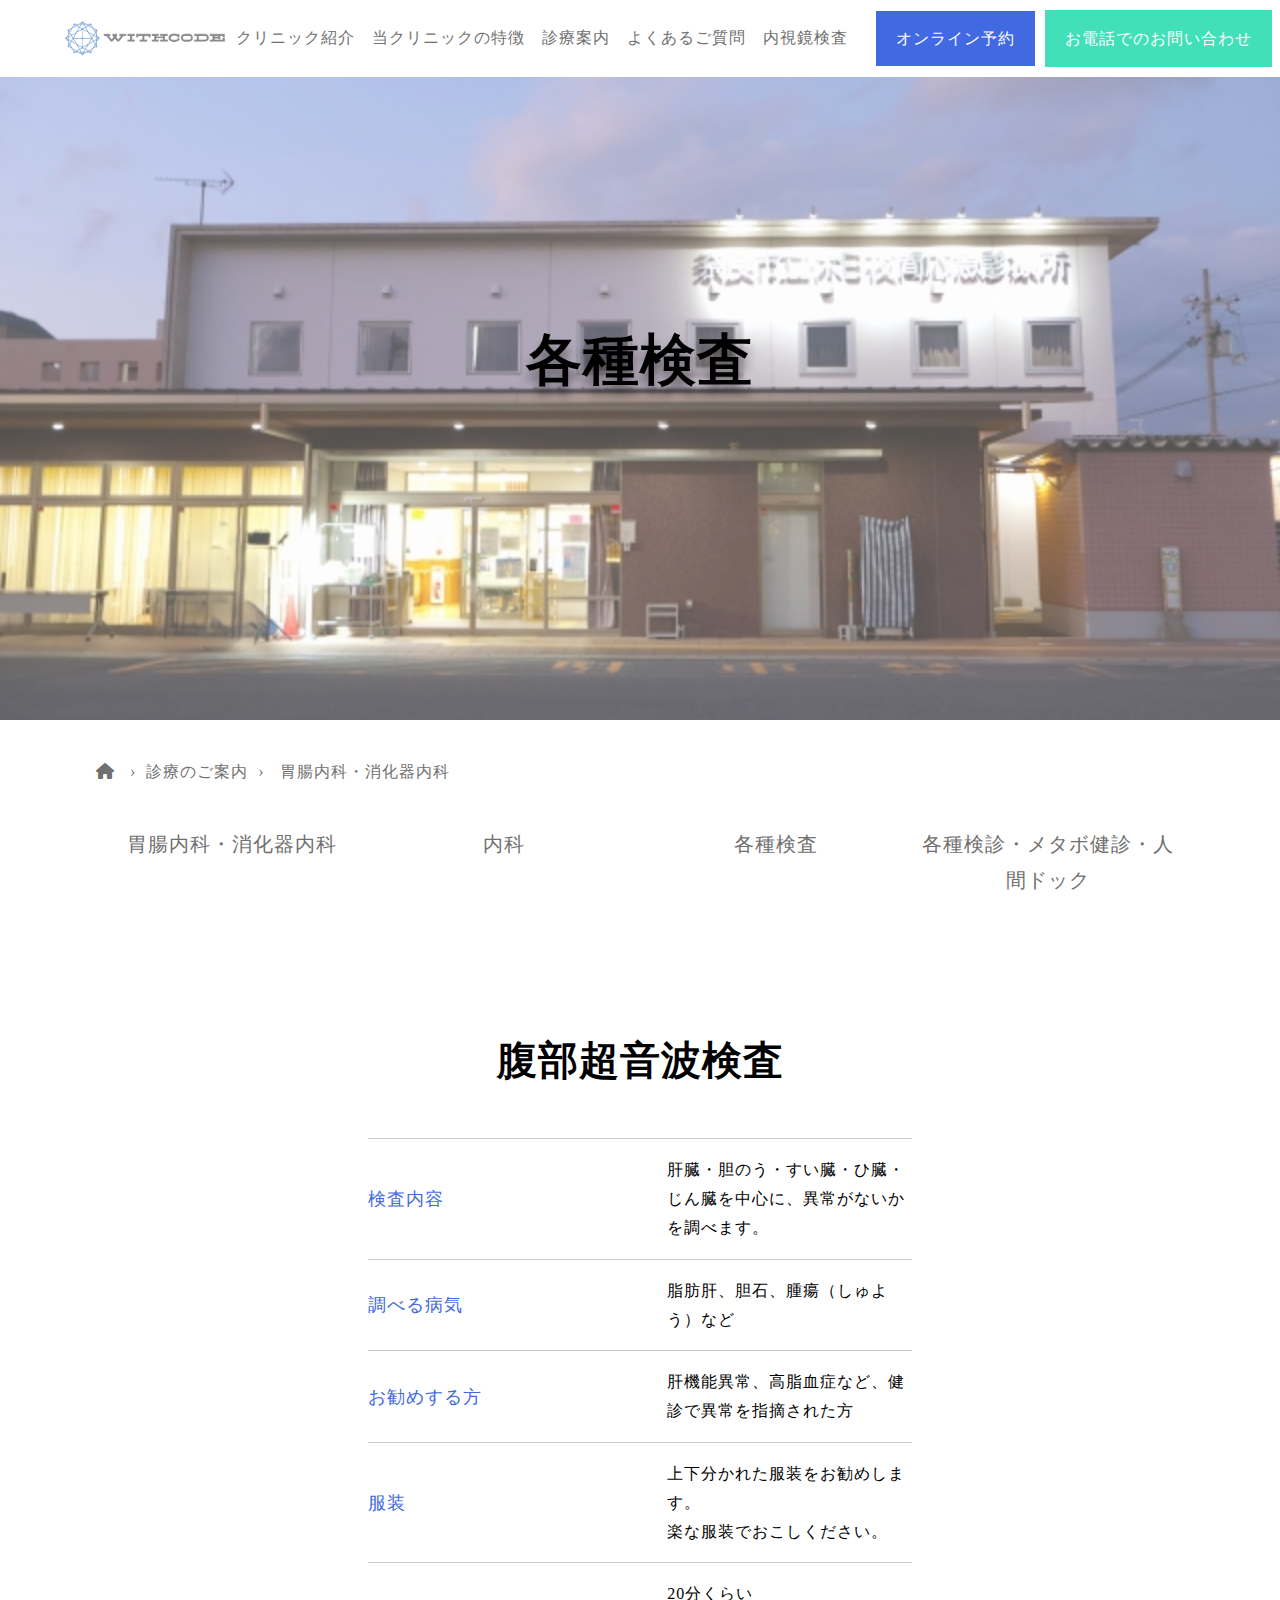
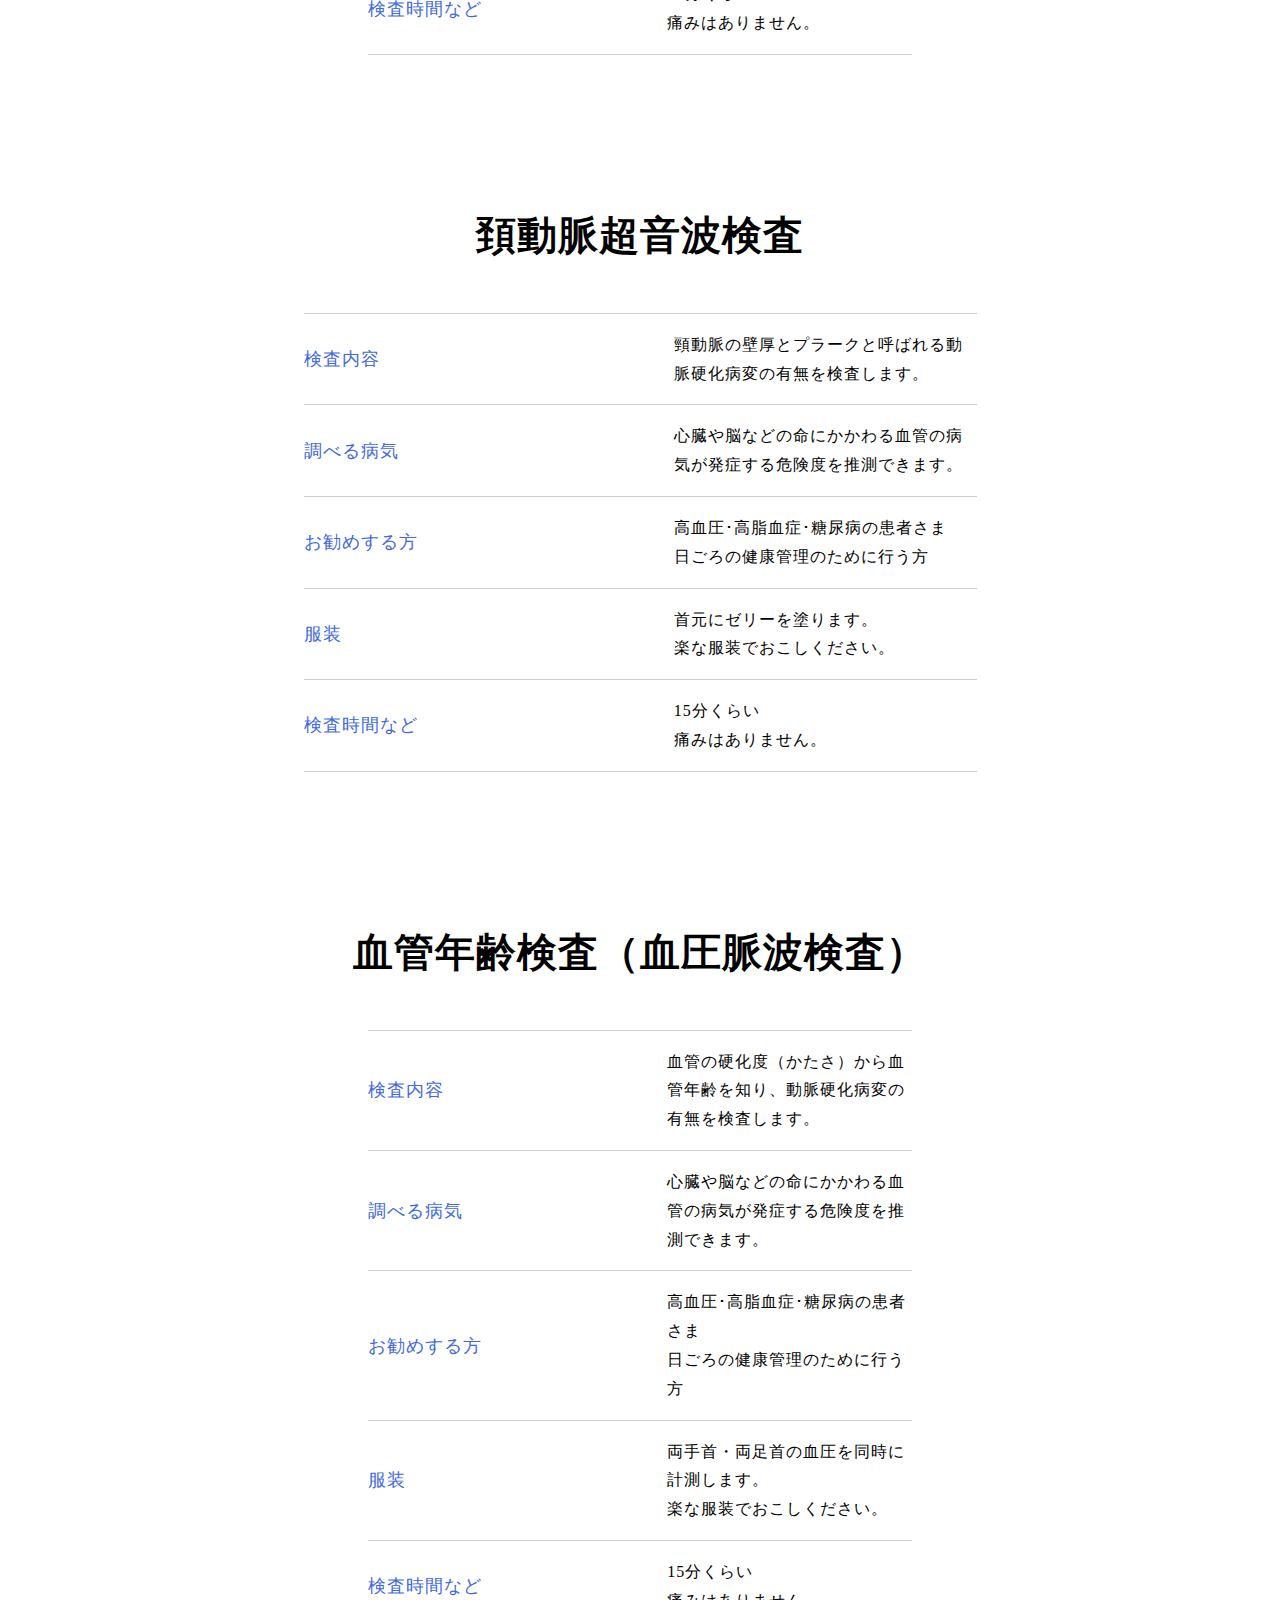
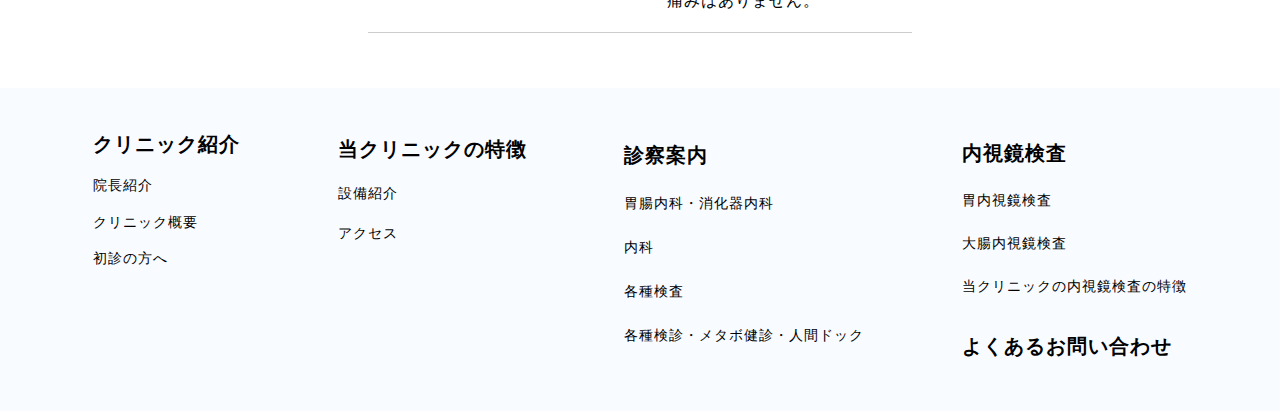
<file: guide-3.html>
<!DOCTYPE html>
<html>

<head>
  <meta charset="UTF-8">
  <title>WithCode -HP①-</title>
  <meta name="description" content="WithCodeのHP①の課題です。">
  <meta name="keywords" content="IT,プログラミング,フリーランス,副業">
  <meta name="viewport" content="width=device-width, initial-scale=1.0">
  <!-- OGP -->
  <meta property="og:url" content="本番環境URL">
  <meta property="og:type" content="website">
  <meta property="og:title" content="WithCode -HP①-">
  <meta property="og:description" content="WithCodeのHP①の課題です。">
  <meta property="og:site_name" content="HP①">
  <meta property="og:image" content="本番環境URL/img/logo.png"> <!-- ICON -->
  <link rel="icon" href="favicon.ico">
  <link rel="apple-touch-icon" sizes="180×180" href="本番環境URL/img/logo.png">
  <!-- CSS-外部 -->
  <link rel="preconnect" href="https://fonts.googleapis.com">
  <link rel="preconnect" href="https://fonts.gstatic.com" crossorigin>
  <link href="https://fonts.googleapis.com/css2?family=Noto+Sans+JP:wght@400;500;700&display=swap" rel="stylesheet">
  <link rel="stylesheet" href="https://cdnjs.cloudflare.com/ajax/libs/font-awesome/6.1.1/css/all.min.css">
  <!-- CSS-内部 -->
  <link rel="stylesheet" type="text/css" href="css/reset.css">
  <link rel="stylesheet" type="text/css" href="css/common-main.css">
  <link rel="stylesheet" type="text/css" href="css/common-sub.css">
  <link rel="stylesheet" type="text/css" href="css/guide.css">
</head>

<body>
  <header class="header" id="header">
    <div class="header-wrap">
      <div class="header-wrap__logo">
        <a href="/">
          <img src="img/c-logo.png" alt="ロゴ画像">
        </a>
      </div>
      <nav class="header-wrap__nav">
        <ul class="header-wrap__nav__list">
          <li class="header-wrap__nav__list__item">
            <a href="intro.html">クリニック紹介</a>
          </li>
          <li class="header-wrap__nav__list__item">
            <a href="fea.html">当クリニックの特徴</a>
          </li>
          <li class="header-wrap__nav__list__item">
            <a href="guide.html">診療案内</a>
          </li>
          <li class="header-wrap__nav__list__item">
            <a href="faq.html">よくあるご質問</a>
          </li>
          <li class="header-wrap__nav__list__item">
            <a href="scope.html">内視鏡検査</a>
          </li>
        </ul>
      </nav>
      <nav class="header-wrap__res">
        <ul class="header-wrap__res__list">
          <li class="header-wrap__nav__res__item">
            <a href="/">オンライン予約</a>
          </li>
          <li class="header-wrap__nav__res__item_tel">
            <a href="/">お電話でのお問い合わせ</a>
          </li>
        </ul>
      </nav>
    </div>
  </header>
  <main>
    <section class="top" id="top">
      <div class="top-wrap">
        <div class="top-wrap__ttl">
          <h1>各種検査</h1>
        </div>
      </div>
    </section>
    <section class="breadcrumb" id="breadcrumb">
      <div class="breadcrumb-wrap __inner">
        <nav class="breadcrumb-wrap__nav">
          <ol class="breadcrumb-wrap__nav__list">
            <li class="breadcrumb-wrap__nav__list__item">
              <a href="/"><i class="fa-solid fa-house"></i></a>
            </li>
            <li class="breadcrumb-wrap__nav__list__item">
              <a href="guide.html">診療のご案内</a>
            </li>
            <li class="breadcrumb-wrap__nav__list__item">
              <a href="#">胃腸内科・消化器内科</a>
            </li>
          </ol>
        </nav>
      </div>
    </section>
    <section class="tab" id="tab">
      <div class="tab-wrap __inner">
        <nav class="tab-wrap__nav">
          <ul class="tab-wrap__nav__list">
            <li class="tab-wrap__nav__list__item">
              <a href="guide.html">
                胃腸内科・消化器内科
              </a>
            </li>
            <li class="tab-wrap__nav__list__item">
              <a href="guide-2.html">
                内科
              </a>
            </li>
            <li class="tab-wrap__nav__list__item">
              <a href="guide-3.html">
                各種検査
              </a>
            </li>
            <li class="tab-wrap__nav__list__item">
              <a href="guide-4.html">
                各種検診・メタボ健診・人間ドック
              </a>
            </li>
          </ul>
        </nav>
      </div>
    </section>
    <section class="stomach" id="stomach">
      <div class="stomach-wrap __inner">
        <div class="stomach-wrap__ttl">
          <h2 class="ttl">
            腹部超音波検査
          </h2>
        </div>
        <div class="stomach-wrap__body">
          <div class="stomach-wrap__body__txt">
            <ul class="stomach-wrap__body__txt__list">
              <hr>
              <li class="stomach-wrap__body__txt__list__item">
                <span>検査内容</span>
                <p>肝臓・胆のう・すい臓・ひ臓・じん臓を中心に、異常がないかを調べます。</p>
              </li>
              <hr>
              <li class="stomach-wrap__body__txt__list__item">
                <span>調べる病気</span>
                <p>脂肪肝、胆石、腫瘍（しゅよう）など</p>
              </li>
              <hr>
              <li class="stomach-wrap__body__txt__list__item">
                <span>お勧めする方</span>
                <p>肝機能異常、高脂血症など、健診で異常を指摘された方</p>
              </li>
              <hr>
              <li class="stomach-wrap__body__txt__list__item">
                <span>服装</span>
                <p>上下分かれた服装をお勧めします。<br>
                楽な服装でおこしください。</p>
              </li>
              <hr>
              <li class="stomach-wrap__body__txt__list__item">
                <span>検査時間など</span>
                <p>20分くらい<br>
                  痛みはありません。</p>
              </li>
              <hr>
            </ul>
          </div>
        </div>
      </div>
    </section>
    <section class="neck" id="neck">
      <div class="neck-wrap __inner">
        <div class="neck-wrap__ttl">
          <h2 class="ttl">
            頚動脈超音波検査
          </h2>
        </div>
        <div class="neck-wrap__body">
          <div class="neck-wrap__body__txt">
            <ul class="neck-wrap__body__txt__list">
              <hr>
              <li class="neck-wrap__body__txt__list__item">
                <span>検査内容</span>
                <p>頸動脈の壁厚とプラークと呼ばれる動脈硬化病変の有無を検査します。</p>
              </li>
              <hr>
              <li class="neck-wrap__body__txt__list__item">
                <span>調べる病気</span>
                <p>心臓や脳などの命にかかわる血管の病気が発症する危険度を推測できます。</p>
              </li>
              <hr>
              <li class="neck-wrap__body__txt__list__item">
                <span>お勧めする方</span>
                <p>高血圧･高脂血症･糖尿病の患者さま<br>
                日ごろの健康管理のために行う方</p>
              </li>
              <hr>
              <li class="neck-wrap__body__txt__list__item">
                <span>服装</span>
                <p>首元にゼリーを塗ります。<br>
                楽な服装でおこしください。</p>
              </li>
              <hr>
              <li class="neck-wrap__body__txt__list__item">
                <span>検査時間など</span>
                <p>15分くらい<br>
                  痛みはありません。</p>
              </li>
              <hr>
            </ul>
          </div>
        </div>
      </div>
    </section>
    <section class="blood" id="blood">
      <div class="blood-wrap __inner">
        <div class="blood-wrap__ttl">
          <h2 class="ttl">
            血管年齢検査（血圧脈波検査）
          </h2>
        </div>
        <div class="blood-wrap__body">
          <div class="blood-wrap__body__txt">
            <ul class="blood-wrap__body__txt__list">
              <hr>
              <li class="blood-wrap__body__txt__list__item">
                <span>検査内容</span>
                <p>血管の硬化度（かたさ）から血管年齢を知り、動脈硬化病変の有無を検査します。</p>
              </li>
              <hr>
              <li class="blood-wrap__body__txt__list__item">
                <span>調べる病気</span>
                <p>心臓や脳などの命にかかわる血管の病気が発症する危険度を推測できます。</p>
              </li>
              <hr>
              <li class="blood-wrap__body__txt__list__item">
                <span>お勧めする方</span>
                <p>高血圧･高脂血症･糖尿病の患者さま<br>
                日ごろの健康管理のために行う方</p>
              </li>
              <hr>
              <li class="blood-wrap__body__txt__list__item">
                <span>服装</span>
                <p>両手首・両足首の血圧を同時に計測します。<br>
                  楽な服装でおこしください。</p>
              </li>
              <hr>
              <li class="blood-wrap__body__txt__list__item">
                <span>検査時間など</span>
                <p>15分くらい<br>
                  痛みはありません。</p>
              </li>
              <hr>
            </ul>
          </div>
        </div>
      </div>
    </section>

  </main>
  <footer class="footer" id="footer">
    <div class="footer-wrap">
      <ul class="footer-wrap__list">
        <li class="footer-wrap__list__item">
          <a href="intro.html">
            クリニック紹介
          </a>
          <ul class="footer-wrap__list__item__sub">
            <li class="footer-wrap__list__item__sub__item">
              <a href="intro.html">
                院長紹介
              </a>
            </li>
            <li class="footer-wrap__list__item__sub__item">
              <a href="intro-2.html">
                クリニック概要
              </a>
            </li>
            <li class="footer-wrap__list__item__sub__item">
              <a href="intro-3.html">
                初診の方へ
              </a>
            </li>
          </ul>
        </li>
      </ul>
      <ul class="footer-wrap__list">
        <li class="footer-wrap__list__item">
          <a href="fea.html">
            当クリニックの特徴
          </a>
          <ul class="footer-wrap__list__item__sub">
            <li class="footer-wrap__list__item__sub__item">
              <a href="fea.html#facil">
                設備紹介
              </a>
            </li>
            <li class="footer-wrap__list__item__sub__item">
              <a href="fea.html#map">
                アクセス
              </a>
            </li>
          </ul>
        </li>
      </ul>
      <ul class="footer-wrap__list">
        <li class="footer-wrap__list__item">
          <a href="guide.html">
            診察案内
          </a>
          <ul class="footer-wrap__list__item__sub">
            <li class="footer-wrap__list__item__sub__item">
              <a href="guide.html">
                胃腸内科・消化器内科
              </a>
            </li>
            <li class="footer-wrap__list__item__sub__item">
              <a href="guide-2.html">
                内科
              </a>
            </li>
            <li class="footer-wrap__list__item__sub__item">
              <a href="guide-3.html">
                各種検査
              </a>
            </li>
            <li class="footer-wrap__list__item__sub__item">
              <a href="guide-4.html">
                各種検診・メタボ健診・人間ドック
              </a>
            </li>
          </ul>
        </li>
      </ul>
      <ul class="footer-wrap__list">
        <li class="footer-wrap__list__item">
          <a href="scope.html">
            内視鏡検査
          </a>
          <ul class="footer-wrap__list__item__sub">
            <li class="footer-wrap__list__item__sub__item">
              <a href="scope.html">
                胃内視鏡検査
              </a>
            </li>
            <li class="footer-wrap__list__item__sub__item">
              <a href="scope-2.html">
                大腸内視鏡検査
              </a>
            </li>
            <li class="footer-wrap__list__item__sub__item">
              <a href="scope-3.html">
                当クリニックの内視鏡検査の特徴
              </a>
            </li>
          </ul>
        </li>
        <li class="footer-wrap__list__item">
          <a href="faq.html">
            よくあるお問い合わせ
          </a>
        </li>
      </ul>
    </div>
  </footer>
</body>

</html>
</file>
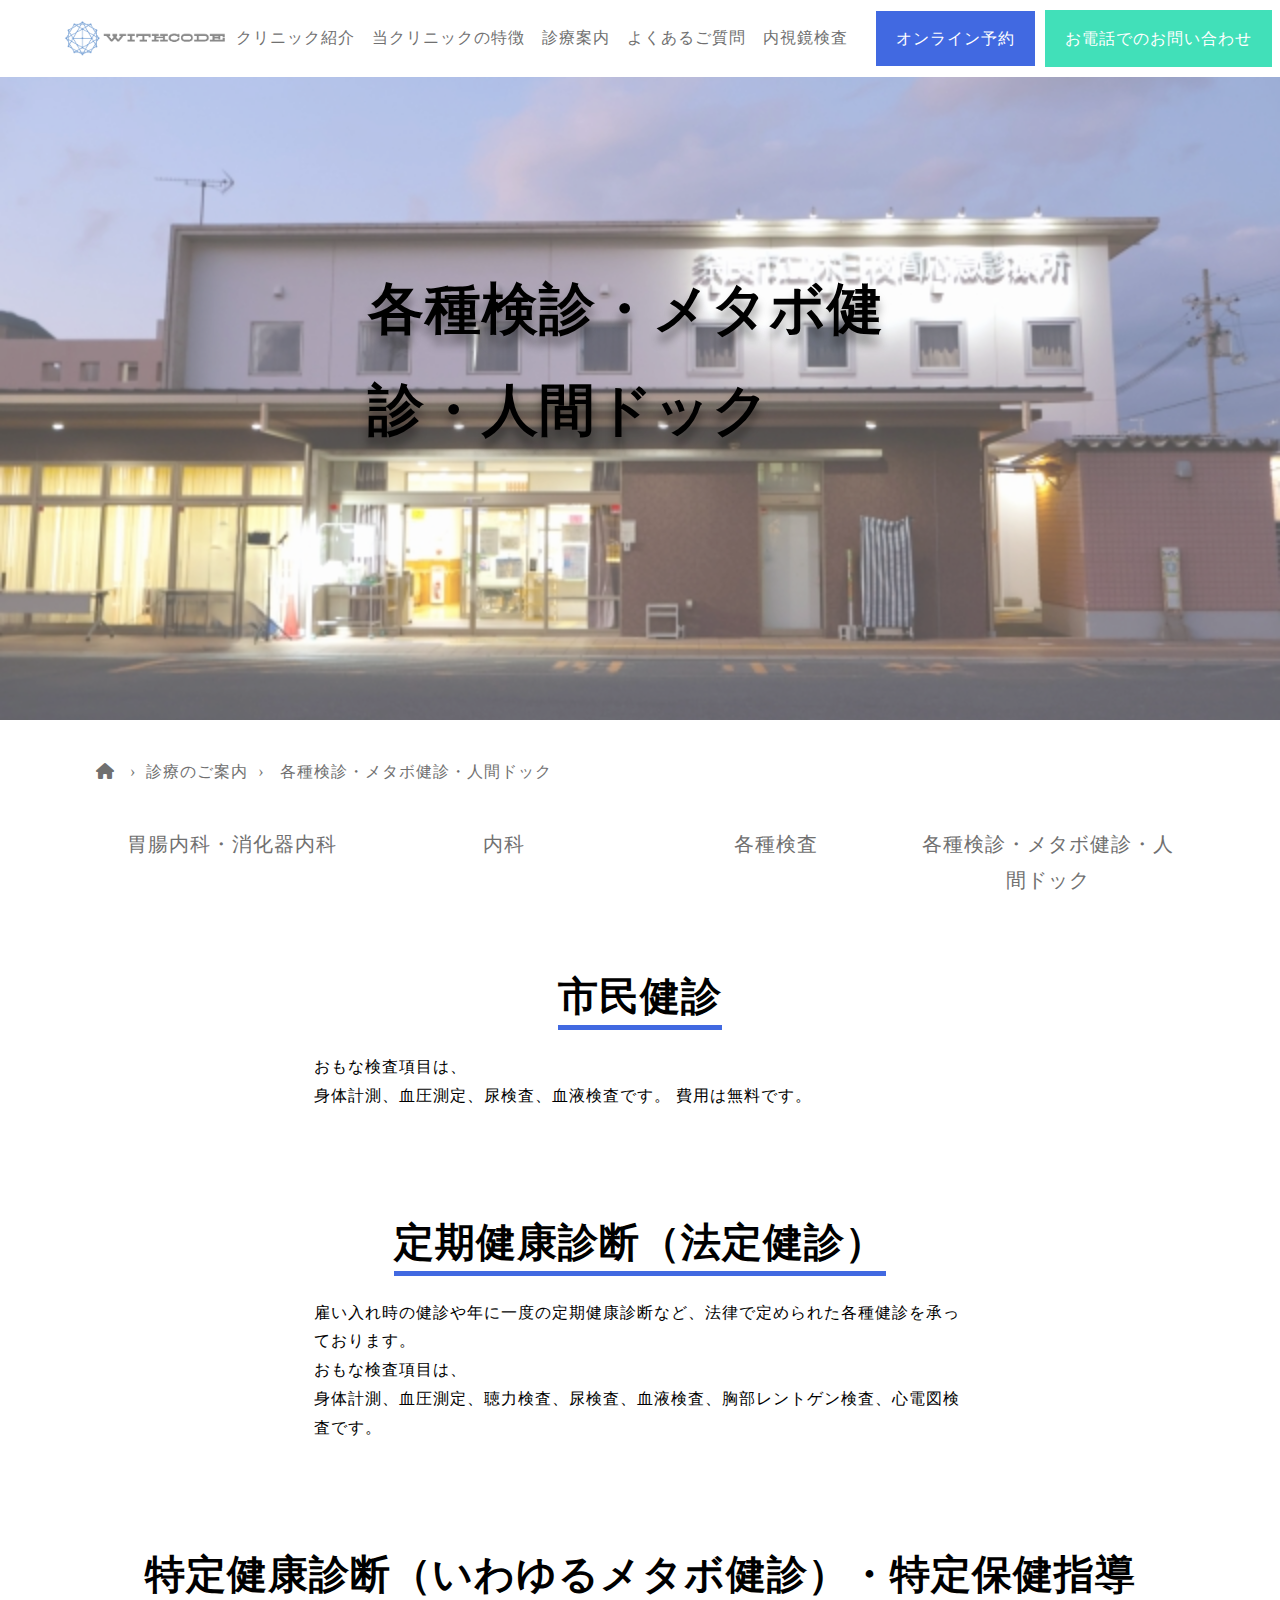
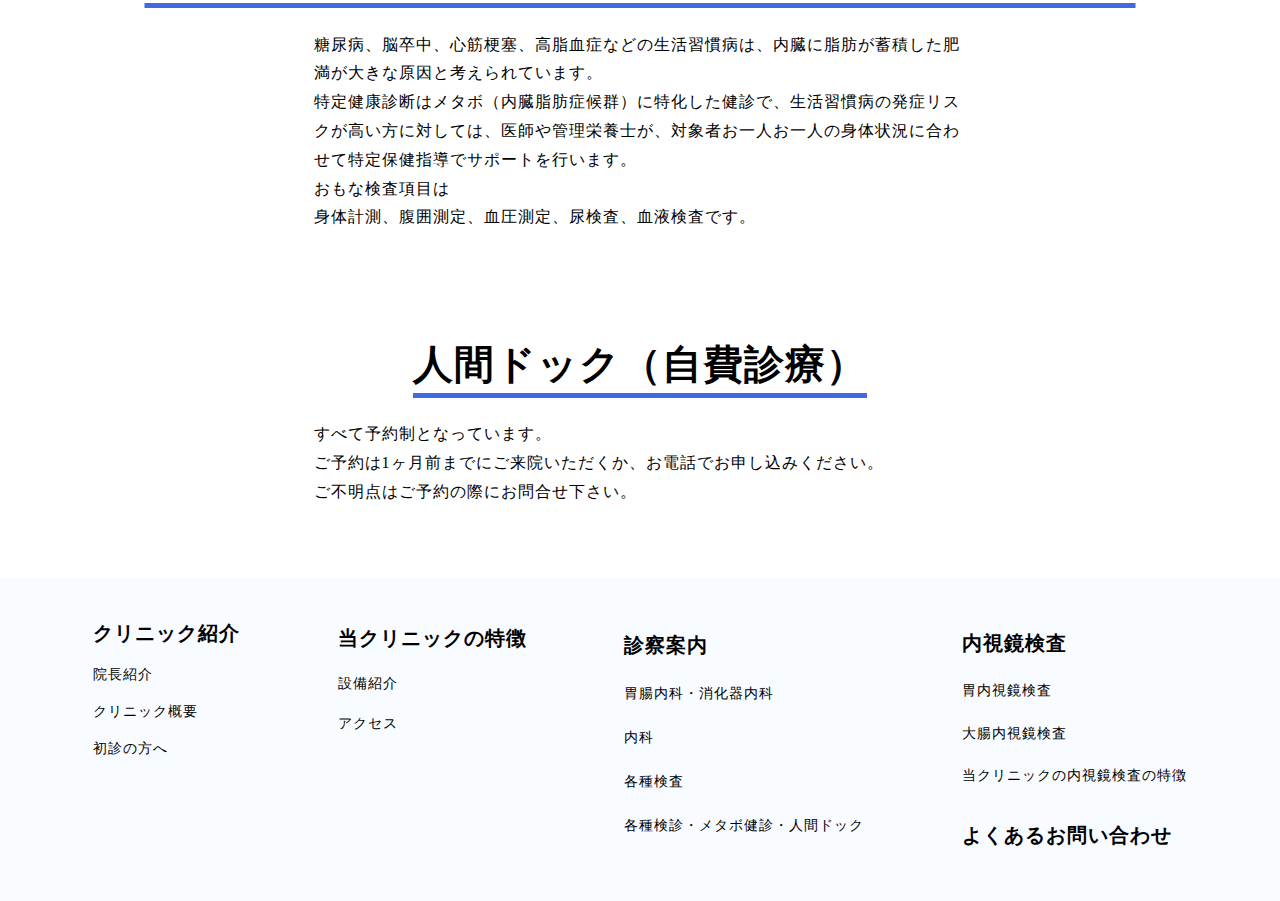
<file: guide-4.html>
<!DOCTYPE html>
<html>

<head>
  <meta charset="UTF-8">
  <title>WithCode -HP①-</title>
  <meta name="description" content="WithCodeのHP①の課題です。">
  <meta name="keywords" content="IT,プログラミング,フリーランス,副業">
  <meta name="viewport" content="width=device-width, initial-scale=1.0">
  <!-- OGP -->
  <meta property="og:url" content="本番環境URL">
  <meta property="og:type" content="website">
  <meta property="og:title" content="WithCode -HP①-">
  <meta property="og:description" content="WithCodeのHP①の課題です。">
  <meta property="og:site_name" content="HP①">
  <meta property="og:image" content="本番環境URL/img/logo.png"> <!-- ICON -->
  <link rel="icon" href="favicon.ico">
  <link rel="apple-touch-icon" sizes="180×180" href="本番環境URL/img/logo.png">
  <!-- CSS-外部 -->
  <link rel="preconnect" href="https://fonts.googleapis.com">
  <link rel="preconnect" href="https://fonts.gstatic.com" crossorigin>
  <link href="https://fonts.googleapis.com/css2?family=Noto+Sans+JP:wght@400;500;700&display=swap" rel="stylesheet">
  <link rel="stylesheet" href="https://cdnjs.cloudflare.com/ajax/libs/font-awesome/6.1.1/css/all.min.css">
  <!-- CSS-内部 -->
  <link rel="stylesheet" type="text/css" href="css/reset.css">
  <link rel="stylesheet" type="text/css" href="css/common-main.css">
  <link rel="stylesheet" type="text/css" href="css/common-sub.css">
  <link rel="stylesheet" type="text/css" href="css/guide.css">
</head>

<body>
  <header class="header" id="header">
    <div class="header-wrap">
      <div class="header-wrap__logo">
        <a href="/">
          <img src="img/c-logo.png" alt="ロゴ画像">
        </a>
      </div>
      <nav class="header-wrap__nav">
        <ul class="header-wrap__nav__list">
          <li class="header-wrap__nav__list__item">
            <a href="intro.html">クリニック紹介</a>
          </li>
          <li class="header-wrap__nav__list__item">
            <a href="fea.html">当クリニックの特徴</a>
          </li>
          <li class="header-wrap__nav__list__item">
            <a href="guide.html">診療案内</a>
          </li>
          <li class="header-wrap__nav__list__item">
            <a href="faq.html">よくあるご質問</a>
          </li>
          <li class="header-wrap__nav__list__item">
            <a href="scope.html">内視鏡検査</a>
          </li>
        </ul>
      </nav>
      <nav class="header-wrap__res">
        <ul class="header-wrap__res__list">
          <li class="header-wrap__nav__res__item">
            <a href="/">オンライン予約</a>
          </li>
          <li class="header-wrap__nav__res__item_tel">
            <a href="/">お電話でのお問い合わせ</a>
          </li>
        </ul>
      </nav>
    </div>
  </header>
  <main>
    <section class="top" id="top">
      <div class="top-wrap">
        <div class="top-wrap__ttl">
          <h1>各種検診・メタボ健診・人間ドック</h1>
        </div>
      </div>
    </section>
    <section class="breadcrumb" id="breadcrumb">
      <div class="breadcrumb-wrap __inner">
        <nav class="breadcrumb-wrap__nav">
          <ol class="breadcrumb-wrap__nav__list">
            <li class="breadcrumb-wrap__nav__list__item">
              <a href="/"><i class="fa-solid fa-house"></i></a>
            </li>
            <li class="breadcrumb-wrap__nav__list__item">
              <a href="guide.html">診療のご案内</a>
            </li>
            <li class="breadcrumb-wrap__nav__list__item">
              <a href="#">各種検診・メタボ健診・人間ドック</a>
            </li>
          </ol>
        </nav>
      </div>
    </section>
    <section class="tab" id="tab">
      <div class="tab-wrap __inner">
        <nav class="tab-wrap__nav">
          <ul class="tab-wrap__nav__list">
            <li class="tab-wrap__nav__list__item">
              <a href="guide.html">
                胃腸内科・消化器内科
              </a>
            </li>
            <li class="tab-wrap__nav__list__item">
              <a href="guide-2.html">
                内科
              </a>
            </li>
            <li class="tab-wrap__nav__list__item">
              <a href="guide-3.html">
                各種検査
              </a>
            </li>
            <li class="tab-wrap__nav__list__item">
              <a href="guide-4.html">
                各種検診・メタボ健診・人間ドック
              </a>
            </li>
          </ul>
        </nav>
      </div>
    </section>
    <section class="common" id="inter">
      <div class="common-wrap __inner">
        <div class="common-wrap__ttl">
          <h2 class="ttl">
            市民健診
          </h2>
        </div>
        <div class="common-wrap__txt">
          <p>おもな検査項目は、<br>
          身体計測、血圧測定、尿検査、血液検査です。
          費用は無料です。</p>
        </div>
      </div>
    </section>
    <section class="regular" id="regular">
      <div class="regular-wrap __inner">
        <div class="regular-wrap__ttl">
          <h2 class="ttl">
            定期健康診断（法定健診）
          </h2>
        </div>
        <div class="regular-wrap__txt">
          <p>雇い入れ時の健診や年に一度の定期健康診断など、法律で定められた各種健診を承っております。<br>
          おもな検査項目は、<br>
          身体計測、血圧測定、聴力検査、尿検査、血液検査、胸部レントゲン検査、心電図検査です。</p>
        </div>
      </div>
    </section>
    <section class="life" id="life">
      <div class="life-wrap __inner">
        <div class="life-wrap__ttl">
          <h2 class="ttl">
            特定健康診断（いわゆるメタボ健診）・特定保健指導
          </h2>
        </div>
        <div class="life-wrap__txt">
          <p>糖尿病、脳卒中、心筋梗塞、高脂血症などの生活習慣病は、内臓に脂肪が蓄積した肥満が大きな原因と考えられています。<br>
          特定健康診断はメタボ（内臓脂肪症候群）に特化した健診で、生活習慣病の発症リスクが高い方に対しては、医師や管理栄養士が、対象者お一人お一人の身体状況に合わせて特定保健指導でサポートを行います。<br>
          
          おもな検査項目は<br>
          身体計測、腹囲測定、血圧測定、尿検査、血液検査です。
          </p>
        </div>
      </div>
    </section>
    <section class="checkup" id="checkup">
      <div class="checkup-wrap __inner">
        <div class="checkup-wrap__ttl">
          <h2 class="ttl">
            人間ドック（自費診療）
          </h2>
        </div>
        <div class="checkup-wrap__txt">
          <p>すべて予約制となっています。<br>
          ご予約は1ヶ月前までにご来院いただくか、お電話でお申し込みください。<br>
          ご不明点はご予約の際にお問合せ下さい。
          </p>
        </div>
      </div>
    </section>
  </main>
  <footer class="footer" id="footer">
    <div class="footer-wrap">
      <ul class="footer-wrap__list">
        <li class="footer-wrap__list__item">
          <a href="intro.html">
            クリニック紹介
          </a>
          <ul class="footer-wrap__list__item__sub">
            <li class="footer-wrap__list__item__sub__item">
              <a href="intro.html">
                院長紹介
              </a>
            </li>
            <li class="footer-wrap__list__item__sub__item">
              <a href="intro-2.html">
                クリニック概要
              </a>
            </li>
            <li class="footer-wrap__list__item__sub__item">
              <a href="intro-3.html">
                初診の方へ
              </a>
            </li>
          </ul>
        </li>
      </ul>
      <ul class="footer-wrap__list">
        <li class="footer-wrap__list__item">
          <a href="fea.html">
            当クリニックの特徴
          </a>
          <ul class="footer-wrap__list__item__sub">
            <li class="footer-wrap__list__item__sub__item">
              <a href="fea.html#facil">
                設備紹介
              </a>
            </li>
            <li class="footer-wrap__list__item__sub__item">
              <a href="fea.html#map">
                アクセス
              </a>
            </li>
          </ul>
        </li>
      </ul>
      <ul class="footer-wrap__list">
        <li class="footer-wrap__list__item">
          <a href="guide.html">
            診察案内
          </a>
          <ul class="footer-wrap__list__item__sub">
            <li class="footer-wrap__list__item__sub__item">
              <a href="guide.html">
                胃腸内科・消化器内科
              </a>
            </li>
            <li class="footer-wrap__list__item__sub__item">
              <a href="guide-2.html">
                内科
              </a>
            </li>
            <li class="footer-wrap__list__item__sub__item">
              <a href="guide-3.html">
                各種検査
              </a>
            </li>
            <li class="footer-wrap__list__item__sub__item">
              <a href="guide-4.html">
                各種検診・メタボ健診・人間ドック
              </a>
            </li>
          </ul>
        </li>
      </ul>
      <ul class="footer-wrap__list">
        <li class="footer-wrap__list__item">
          <a href="scope.html">
            内視鏡検査
          </a>
          <ul class="footer-wrap__list__item__sub">
            <li class="footer-wrap__list__item__sub__item">
              <a href="scope.html">
                胃内視鏡検査
              </a>
            </li>
            <li class="footer-wrap__list__item__sub__item">
              <a href="scope-2.html">
                大腸内視鏡検査
              </a>
            </li>
            <li class="footer-wrap__list__item__sub__item">
              <a href="scope-3.html">
                当クリニックの内視鏡検査の特徴
              </a>
            </li>
          </ul>
        </li>
        <li class="footer-wrap__list__item">
          <a href="faq.html">
            よくあるお問い合わせ
          </a>
        </li>
      </ul>
    </div>
  </footer>
</body>

</html>
</file>
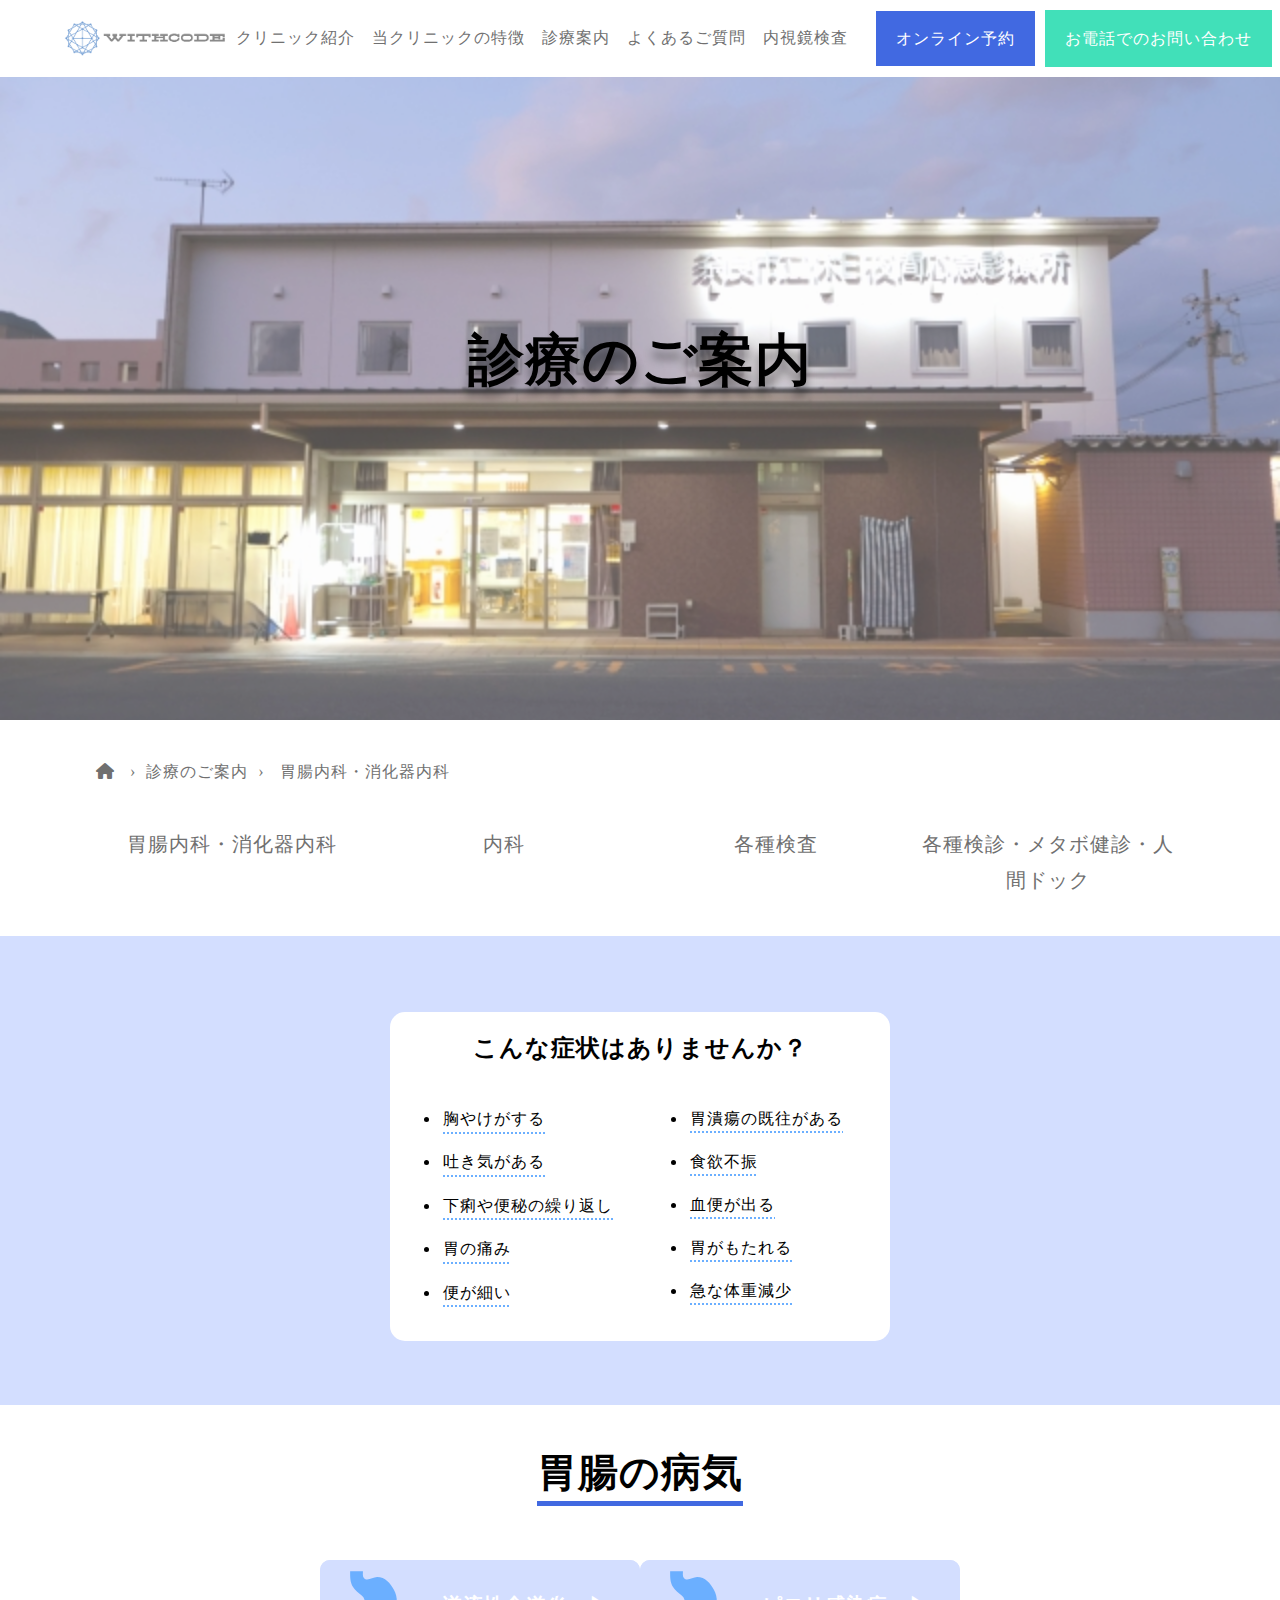
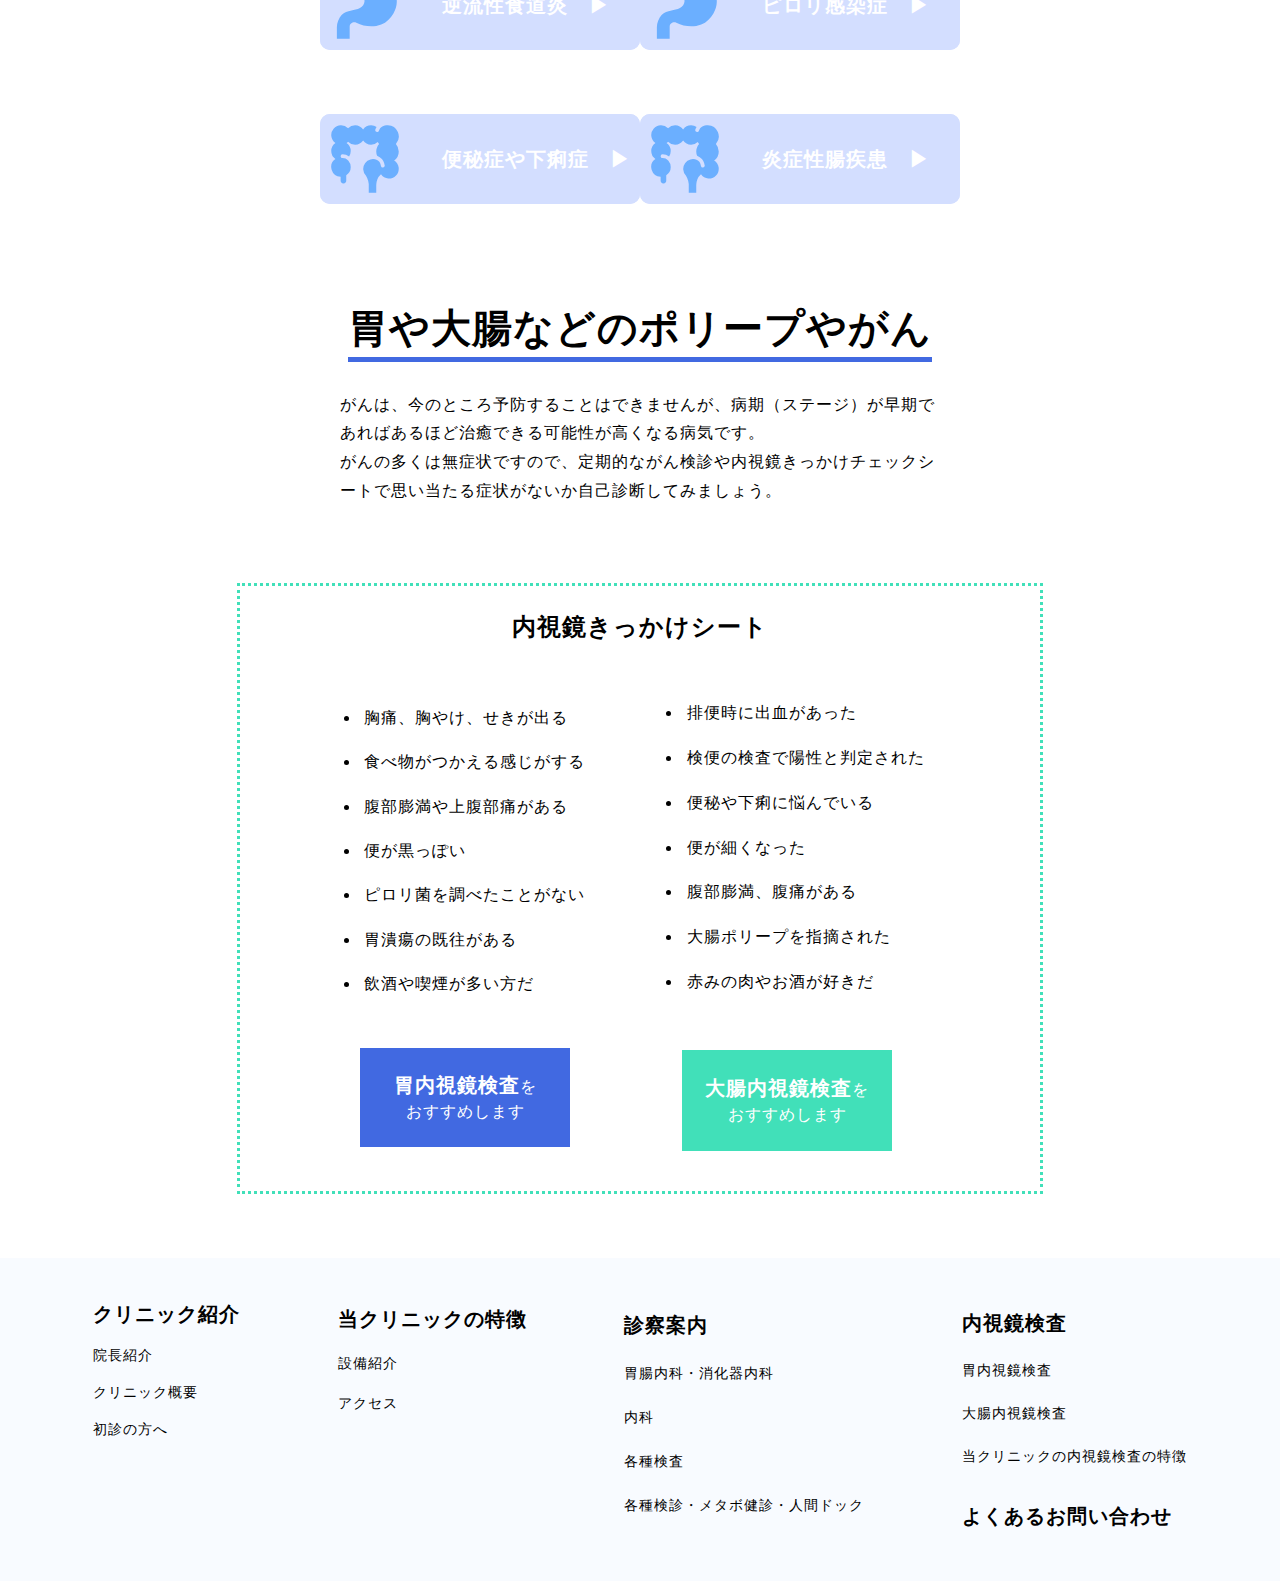
<file: guide.html>
<!DOCTYPE html>
<html>
  <head>
    <meta charset="UTF-8">
    <title>WithCode -HP①-</title>
    <meta name="description" content="WithCodeのHP①の課題です。">
    <meta name="keywords" content="IT,プログラミング,フリーランス,副業">
    <meta name="viewport" content="width=device-width, initial-scale=1.0">
    <!-- OGP -->
    <meta property="og:url" content="本番環境URL">
    <meta property="og:type" content="website">
    <meta property="og:title" content="WithCode -HP①-">
    <meta property="og:description" content="WithCodeのHP①の課題です。">
    <meta property="og:site_name" content="HP①">
    <meta property="og:image" content="本番環境URL/img/logo.png"> <!-- ICON -->
    <link rel="icon" href="favicon.ico">
    <link rel="apple-touch-icon" sizes="180×180" href="本番環境URL/img/logo.png">
    <!-- CSS-外部 -->
    <link rel="preconnect" href="https://fonts.googleapis.com">
    <link rel="preconnect" href="https://fonts.gstatic.com" crossorigin>
    <link href="https://fonts.googleapis.com/css2?family=Noto+Sans+JP:wght@400;500;700&display=swap" rel="stylesheet">
    <link rel="stylesheet" href="https://cdnjs.cloudflare.com/ajax/libs/font-awesome/6.1.1/css/all.min.css">
    <!-- CSS-内部 -->
    <link rel="stylesheet" type="text/css" href="css/reset.css">
    <link rel="stylesheet" type="text/css" href="css/common-main.css">
    <link rel="stylesheet" type="text/css" href="css/common-sub.css">
    <link rel="stylesheet" type="text/css" href="css/guide.css">
  </head>
  <body>
    <header class="header" id="header">
          <div class="header-wrap">
            <div class="header-wrap__logo">
              <a href="/">
                <img src="img/c-logo.png" alt="ロゴ画像">
              </a>
            </div>
            <nav class="header-wrap__nav">
              <ul class="header-wrap__nav__list">
                <li class="header-wrap__nav__list__item">
                  <a href="intro.html">クリニック紹介</a>
                </li>
                <li class="header-wrap__nav__list__item">
                  <a href="fea.html">当クリニックの特徴</a>
                </li>
                <li class="header-wrap__nav__list__item">
                  <a href="guide.html">診療案内</a>
                </li>
                <li class="header-wrap__nav__list__item">
                  <a href="faq.html">よくあるご質問</a>
                </li>
                <li class="header-wrap__nav__list__item">
                  <a href="scope.html">内視鏡検査</a>
                </li>
              </ul>
            </nav>
            <nav class="header-wrap__res">
              <ul class="header-wrap__res__list">
                <li class="header-wrap__nav__res__item">
                  <a href="/">オンライン予約</a>
                </li>
                <li class="header-wrap__nav__res__item_tel">
                  <a href="/">お電話でのお問い合わせ</a>
                </li>
              </ul>
            </nav>
          </div>
    </header>
    <main>
      <section class="top" id="top">
                    <div class="top-wrap">
                      <div class="top-wrap__ttl">
                        <h1>診療のご案内</h1>
                      </div>
                    </div>
      </section>
      <section class="breadcrumb" id="breadcrumb">
        <div class="breadcrumb-wrap __inner">
          <nav class="breadcrumb-wrap__nav">
            <ol class="breadcrumb-wrap__nav__list">
              <li class="breadcrumb-wrap__nav__list__item">
                <a href="/"><i class="fa-solid fa-house"></i></a>
              </li>
              <li class="breadcrumb-wrap__nav__list__item">
                <a href="guide.html">診療のご案内</a>
              </li>
              <li class="breadcrumb-wrap__nav__list__item">
                <a href="#">胃腸内科・消化器内科</a>
              </li>
            </ol>
          </nav>
        </div>
      </section>
      <section class="tab" id="tab">
        <div class="tab-wrap __inner">
          <nav class="tab-wrap__nav">
            <ul class="tab-wrap__nav__list">
              <li class="tab-wrap__nav__list__item">
                <a href="guide.html">
                  胃腸内科・消化器内科
                </a>
              </li>
              <li class="tab-wrap__nav__list__item">
                <a href="guide-2.html">
                  内科
                </a>
              </li>
              <li class="tab-wrap__nav__list__item">
                <a href="guide-3.html">
                  各種検査
                </a>
              </li>
              <li class="tab-wrap__nav__list__item">
                <a href="guide-4.html">
                  各種検診・メタボ健診・人間ドック
                </a>
              </li>
            </ul>
          </nav>
        </div>
      </section>
      <section class="problem" id="problem">
        <div class="problem-wrap__inner">
          <div class="problem-wrap__block">
            <div class="problem-wrap__item__ttl">
              <h3>こんな症状はありませんか？</h3>
            </div>
            <dv class="problem-wrap__block__list">
              <ul class="problem-wrap__block__list__left">
              <li class="problem-wrap__nav__list__item">
              <p>胸やけがする</p>
              </li>
              <li class="problem-wrap__nav__list__item">
              <p>吐き気がある</p>
              </li>
              <li class="problem-wrap__nav__list__item">
              <p>下痢や便秘の繰り返し</p>
              </li>
              <li class="problem-wrap__nav__list__item">
              <p>胃の痛み</p>
              </li>
              <li class="problem-wrap__nav__list__item">
              <p>便が細い</p>
              </li>
              </ul>
              <ul class="problem-wrap__block__list__right">
              <li class="problem-wrap__nav__list__item">
                <p>胃潰瘍の既往がある</p>
              </li>
              <li class="problem-wrap__nav__list__item">
                <p>食欲不振</p>
              </li>
              <li class="problem-wrap__nav__list__item">
                <p>血便が出る</p>
              </li>
              <li class="problem-wrap__nav__list__item">
                <p>胃がもたれる</p>
              </li>
              <li class="problem-wrap__nav__list__item">
                <p>急な体重減少</p>
              </li>
              </ul>
            </dv>
          </div>
      </section>
      <section class="sick" id="sick">
        <div class="sick__inner">
          <div class="sick-wrap__block">
            <div class="sick-wrap__ttl">
              <h2 class="ttl">胃腸の病気</h2>
            </div>
            <dv class="sick-wrap__block__list">
              <ul class="sick-wrap__block__list__top">
                <li class="sick-wrap__nav__list__item">
                  <a href="/">
                    <svg xmlns="http://www.w3.org/2000/svg" width="90" height="90" viewBox="0 0 48 48">
                      <g fill="currentColor">
                        <path
                          d="M30.48 10.133h-1.638c-.713 0-1.397.278-1.898.771c-1.112 1.095-2.955 1.013-3.96-.176l-.376-.445a3.06 3.06 0 0 1-.727-1.96L21.875 7h-4.784v2.002c0 1.664.452 3.3 1.31 4.74l.053.09a9 9 0 0 0 2.078 2.39l2.358 1.901c1.877 1.514 2.44 4.08 1.36 6.205a5.23 5.23 0 0 1-3.241 2.646l-.536.153a6.8 6.8 0 0 1-2.452.23c-2.962-.266-5.776 1.393-6.875 4.078l-.535 1.306A8.2 8.2 0 0 0 10 35.842V41h4.773v-5.427c0-.86.337-1.687.944-2.314a3.55 3.55 0 0 1 4.106-.7l2.019.994c.91.448 1.917.682 2.938.682h3.416c1.402 0 2.791-.26 4.093-.764a10.96 10.96 0 0 0 5.4-4.482l.62-1.012A11.44 11.44 0 0 0 40 22c0-1.96-.507-3.889-1.474-5.608l-.984-1.749a8.75 8.75 0 0 0-2.55-2.83l-.617-.44a6.7 6.7 0 0 0-3.895-1.24" />
                        <path fill-rule="evenodd"
                          d="M16.076 6h6.833c.006 1.136-.303 2.7.494 3.643c1.748 2.07 4.656-.515 7.065-.515c4.33 0 7.006 3.353 8.929 6.774c2.195 3.903 2.102 8.784-.235 12.604c-1.6 2.616-3.577 4.768-6.514 5.907c-4.353 1.688-9.213 1.052-13.271-.946c-1.549-.762-3.55.318-3.55 2.087V42H9v-6.178a9.2 9.2 0 0 1 .687-3.484c2.143-5.24 5.636-4.814 10.511-6.205c3.178-.906 5.069-4.763 2.047-7.2c-1.74-1.403-3.554-2.693-4.718-4.649c-1.544-2.593-1.451-5.387-1.451-8.284"
                          clip-rule="evenodd" />
                      </g>
                    </svg>逆流性食道炎　▶
                  </a>
                </li>
                <li class="sick-wrap__nav__list__item">
                  <a href="/">
                    <svg xmlns="http://www.w3.org/2000/svg" width="90" height="90" viewBox="0 0 48 48">
                      <g fill="currentColor">
                        <path
                          d="M30.48 10.133h-1.638c-.713 0-1.397.278-1.898.771c-1.112 1.095-2.955 1.013-3.96-.176l-.376-.445a3.06 3.06 0 0 1-.727-1.96L21.875 7h-4.784v2.002c0 1.664.452 3.3 1.31 4.74l.053.09a9 9 0 0 0 2.078 2.39l2.358 1.901c1.877 1.514 2.44 4.08 1.36 6.205a5.23 5.23 0 0 1-3.241 2.646l-.536.153a6.8 6.8 0 0 1-2.452.23c-2.962-.266-5.776 1.393-6.875 4.078l-.535 1.306A8.2 8.2 0 0 0 10 35.842V41h4.773v-5.427c0-.86.337-1.687.944-2.314a3.55 3.55 0 0 1 4.106-.7l2.019.994c.91.448 1.917.682 2.938.682h3.416c1.402 0 2.791-.26 4.093-.764a10.96 10.96 0 0 0 5.4-4.482l.62-1.012A11.44 11.44 0 0 0 40 22c0-1.96-.507-3.889-1.474-5.608l-.984-1.749a8.75 8.75 0 0 0-2.55-2.83l-.617-.44a6.7 6.7 0 0 0-3.895-1.24" />
                        <path fill-rule="evenodd"
                          d="M16.076 6h6.833c.006 1.136-.303 2.7.494 3.643c1.748 2.07 4.656-.515 7.065-.515c4.33 0 7.006 3.353 8.929 6.774c2.195 3.903 2.102 8.784-.235 12.604c-1.6 2.616-3.577 4.768-6.514 5.907c-4.353 1.688-9.213 1.052-13.271-.946c-1.549-.762-3.55.318-3.55 2.087V42H9v-6.178a9.2 9.2 0 0 1 .687-3.484c2.143-5.24 5.636-4.814 10.511-6.205c3.178-.906 5.069-4.763 2.047-7.2c-1.74-1.403-3.554-2.693-4.718-4.649c-1.544-2.593-1.451-5.387-1.451-8.284"
                          clip-rule="evenodd" />
                      </g>
                    </svg>ピロリ感染症　▶
                  </a>
                </li>
              </ul>
              <ul class="sick-wrap__block__list__bottom">
                <li class="sick-wrap__nav__list__item">
                  <a href="/">
                    <svg xmlns="http://www.w3.org/2000/svg" width="90" height="90" viewBox="0 0 48 48">
                      <path fill="currentColor"
                        d="M27.25 6a5.17 5.17 0 0 1 2.94.912q-.354.555-.619 1.217a1 1 0 1 0 1.857.742c.426-1.064 1.034-1.75 1.812-2.187c.743-.418 1.714-.65 2.971-.68A6 6 0 0 1 40.472 16A5.98 5.98 0 0 1 42 20a6 6 0 0 1-2.451 4.838a5.194 5.194 0 1 1-7.021 7.36a5.2 5.2 0 0 1-1.34 1.336C30.413 35.125 30.05 36.4 30 38.132V42h-4v-4.68c-.118-1.545-.6-2.81-1.548-4.526a5.194 5.194 0 0 1 5.968-8.265c.473.265.82.534 1.09.831c.459.505.78 1.186 1.01 2.336a1 1 0 1 0 1.96-.392c-.27-1.35-.699-2.419-1.49-3.29c-.655-.72-1.498-1.237-2.524-1.693A6 6 0 0 1 30 20c0-1.537.578-2.939 1.528-4a6 6 0 0 1-.731-1.01a5.18 5.18 0 0 1-3.547 1.399A5.19 5.19 0 0 1 23 14.182a5.19 5.19 0 0 1-4.25 2.207a5.18 5.18 0 0 1-3.778-1.63q-.377.4-.83.713a5.19 5.19 0 0 1 2.247 4.278a5.17 5.17 0 0 1-.857 2.859A6 6 0 0 0 12 21.5a1 1 0 1 0 0 2c1.166 0 2.15.41 3.154 1.387a5.17 5.17 0 0 1 1.235 3.363A5.19 5.19 0 0 1 14 32.623V35.5a1.5 1.5 0 0 1-3 0v-2.059a5.195 5.195 0 0 1-2.793-9.44A5.19 5.19 0 0 1 6 19.75a5.19 5.19 0 0 1 2.247-4.279a5.194 5.194 0 1 1 6.725-7.843A5.18 5.18 0 0 1 18.75 6c1.757 0 3.31.872 4.25 2.207A5.19 5.19 0 0 1 27.25 6" />
                    </svg>便秘症や下痢症　▶
                  </a>
                </li>
                <li class="sick-wrap__nav__list__item">
                  <a href="/">
                    <svg xmlns="http://www.w3.org/2000/svg" width="90" height="90" viewBox="0 0 48 48">
                      <path fill="currentColor"
                        d="M27.25 6a5.17 5.17 0 0 1 2.94.912q-.354.555-.619 1.217a1 1 0 1 0 1.857.742c.426-1.064 1.034-1.75 1.812-2.187c.743-.418 1.714-.65 2.971-.68A6 6 0 0 1 40.472 16A5.98 5.98 0 0 1 42 20a6 6 0 0 1-2.451 4.838a5.194 5.194 0 1 1-7.021 7.36a5.2 5.2 0 0 1-1.34 1.336C30.413 35.125 30.05 36.4 30 38.132V42h-4v-4.68c-.118-1.545-.6-2.81-1.548-4.526a5.194 5.194 0 0 1 5.968-8.265c.473.265.82.534 1.09.831c.459.505.78 1.186 1.01 2.336a1 1 0 1 0 1.96-.392c-.27-1.35-.699-2.419-1.49-3.29c-.655-.72-1.498-1.237-2.524-1.693A6 6 0 0 1 30 20c0-1.537.578-2.939 1.528-4a6 6 0 0 1-.731-1.01a5.18 5.18 0 0 1-3.547 1.399A5.19 5.19 0 0 1 23 14.182a5.19 5.19 0 0 1-4.25 2.207a5.18 5.18 0 0 1-3.778-1.63q-.377.4-.83.713a5.19 5.19 0 0 1 2.247 4.278a5.17 5.17 0 0 1-.857 2.859A6 6 0 0 0 12 21.5a1 1 0 1 0 0 2c1.166 0 2.15.41 3.154 1.387a5.17 5.17 0 0 1 1.235 3.363A5.19 5.19 0 0 1 14 32.623V35.5a1.5 1.5 0 0 1-3 0v-2.059a5.195 5.195 0 0 1-2.793-9.44A5.19 5.19 0 0 1 6 19.75a5.19 5.19 0 0 1 2.247-4.279a5.194 5.194 0 1 1 6.725-7.843A5.18 5.18 0 0 1 18.75 6c1.757 0 3.31.872 4.25 2.207A5.19 5.19 0 0 1 27.25 6" />
                    </svg>炎症性腸疾患　▶
                  </a>
                </li>
              </ul>
            </dv>
          </div>
      </section>
      <section class="check" id="check">
        <div class="check-wrap__inner">
          <div class="check-wrap__ttl">
            <h2 class="ttl">胃や大腸などのポリープやがん</h2>
            <p class="check-wrap__txt">
              がんは、今のところ予防することはできませんが、病期（ステージ）が早期であればあるほど治癒できる可能性が高くなる病気です。<br>
              がんの多くは無症状ですので、定期的ながん検診や内視鏡きっかけチェックシートで思い当たる症状がないか自己診断してみましょう。</p>
          </div>
          <div class="check-wrap__block">
            <div class="check-wrap__item__ttl">
              <h3>内視鏡きっかけシート</h3>
            </div>
            <dv class="check-wrap__block__list">
              <div class ="check-wrap__block__left">
                <ul class="check-wrap__block__left__list">
                  <li class="check-wrap__nav__list__item">
                    <p>胸痛、胸やけ、せきが出る</p>
                  </li>
                  <li class="check-wrap__nav__list__item">
                    <p>食べ物がつかえる感じがする</p>
                  </li>
                  <li class="check-wrap__nav__list__item">
                  <p>腹部膨満や上腹部痛がある</p>
                  </li>
                  <li class="check-wrap__nav__list__item">
                    <p>便が黒っぽい</p>
                  </li>
                  <li class="check-wrap__nav__list__item">
                    <p>ピロリ菌を調べたことがない</p>
                  </li>
                  <li class="check-wrap__nav__list__item">
                    <p>胃潰瘍の既往がある</p>
                  </li>
                  <li class="check-wrap__nav__list__item">
                    <p>飲酒や喫煙が多い方だ</p>
                  </li>
                </ul>
                <div class="check-wrap__brock__gastro">
                  <a href="/"><span>胃内視鏡検査</span>を<br>おすすめします</a>
                </div>
              </div>
              <div class="check-wrap__block__right">
                <ul class="check-wrap__block__right__list">
                  <li class="check-wrap__nav__list__item">
                    <p>排便時に出血があった</p>
                  </li>
                  <li class="check-wrap__nav__list__item">
                    <p>検便の検査で陽性と判定された</p>
                  </li>
                  <li class="check-wrap__nav__list__item">
                    <p>便秘や下痢に悩んでいる</p>
                  </li>
                  <li class="check-wrap__nav__list__item">
                    <p>便が細くなった</p>
                  </li>
                  <li class="check-wrap__nav__list__item">
                    <p>腹部膨満、腹痛がある</p>
                  </li>
                  <li class="check-wrap__nav__list__item">
                    <p>大腸ポリープを指摘された</p>
                  </li>
                  <li class="check-wrap__nav__list__item">
                    <p>赤みの肉やお酒が好きだ</p>
                  </li>
                </ul>
                <div class="check-wrap__brock__colon">
                  <a href="/"><span>大腸内視鏡検査</span>を<br>おすすめします</a>
                </div>
              </div>
            </dv>
          </div>
        </div>
      </section>
    </main>
    <footer class="footer" id="footer">
      <div class="footer-wrap">
        <ul class="footer-wrap__list">
          <li class="footer-wrap__list__item">
            <a href="intro.html">
              クリニック紹介
            </a>
            <ul class="footer-wrap__list__item__sub">
              <li class="footer-wrap__list__item__sub__item">
                <a href="intro.html">
                  院長紹介
                </a>
              </li>
              <li class="footer-wrap__list__item__sub__item">
                <a href="intro-2.html">
                  クリニック概要
                </a>
              </li>
              <li class="footer-wrap__list__item__sub__item">
                <a href="intro-3.html">
                  初診の方へ
                </a>
              </li>
            </ul>
          </li>
        </ul>
        <ul class="footer-wrap__list">
          <li class="footer-wrap__list__item">
            <a href="fea.html">
              当クリニックの特徴
            </a>
            <ul class="footer-wrap__list__item__sub">
              <li class="footer-wrap__list__item__sub__item">
                <a href="fea.html#facil">
                  設備紹介
                </a>
              </li>
              <li class="footer-wrap__list__item__sub__item">
                <a href="fea.html#map">
                  アクセス
                </a>
              </li>
            </ul>
          </li>
        </ul>
        <ul class="footer-wrap__list">
          <li class="footer-wrap__list__item">
            <a href="guide.html">
              診察案内
            </a>
            <ul class="footer-wrap__list__item__sub">
              <li class="footer-wrap__list__item__sub__item">
                <a href="guide.html">
                  胃腸内科・消化器内科
                </a>
              </li>
              <li class="footer-wrap__list__item__sub__item">
                <a href="guide-2.html">
                  内科
                </a>
              </li>
              <li class="footer-wrap__list__item__sub__item">
                <a href="guide-3.html">
                  各種検査
                </a>
              </li>
              <li class="footer-wrap__list__item__sub__item">
                <a href="guide-4.html">
                  各種検診・メタボ健診・人間ドック
                </a>
              </li>
            </ul>
          </li>
        </ul>
        <ul class="footer-wrap__list">
          <li class="footer-wrap__list__item">
            <a href="scope.html">
              内視鏡検査
            </a>
            <ul class="footer-wrap__list__item__sub">
              <li class="footer-wrap__list__item__sub__item">
                <a href="scope.html">
                  胃内視鏡検査
                </a>
              </li>
              <li class="footer-wrap__list__item__sub__item">
                <a href="scope-2.html">
                  大腸内視鏡検査
                </a>
              </li>
              <li class="footer-wrap__list__item__sub__item">
                <a href="scope-3.html">
                  当クリニックの内視鏡検査の特徴
                </a>
              </li>
            </ul>
          </li>
          <li class="footer-wrap__list__item">
            <a href="faq.html">
              よくあるお問い合わせ
            </a>
          </li>
        </ul>
      </div>
    </footer>
  </body>
</html>
</file>
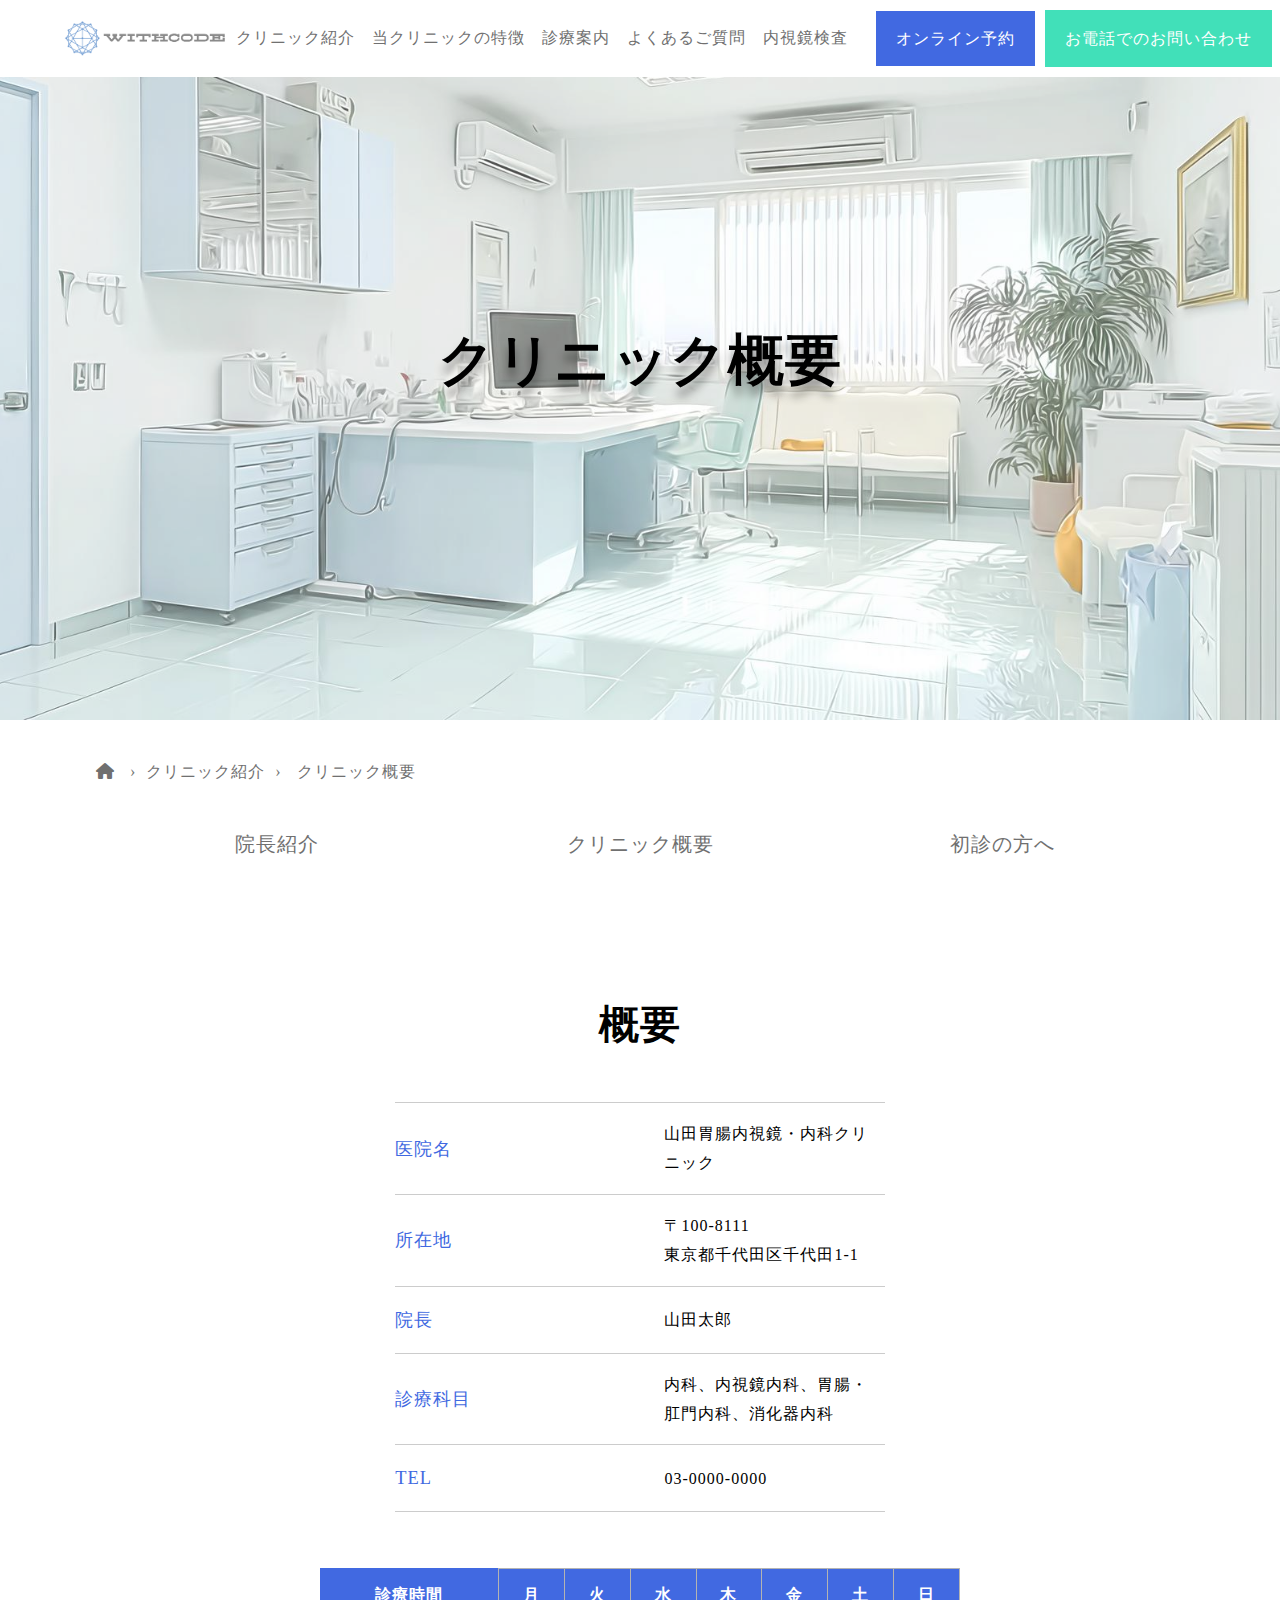
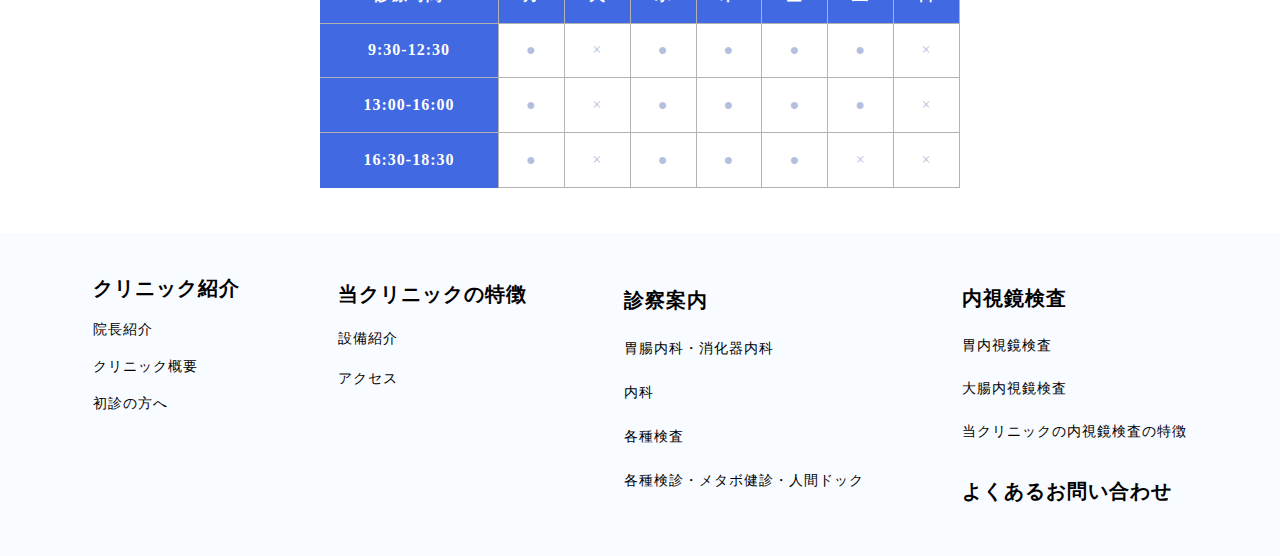
<file: intro-2.html>
<!DOCTYPE html>
<html>

<head>
  <meta charset="UTF-8">
  <title>WithCode -HP①-</title>
  <meta name="description" content="WithCodeのHP①の課題です。">
  <meta name="keywords" content="IT,プログラミング,フリーランス,副業">
  <meta name="viewport" content="width=device-width, initial-scale=1.0">
  <!-- OGP -->
  <meta property="og:url" content="本番環境URL">
  <meta property="og:type" content="website">
  <meta property="og:title" content="WithCode -HP①-">
  <meta property="og:description" content="WithCodeのHP①の課題です。">
  <meta property="og:site_name" content="HP①">
  <meta property="og:image" content="本番環境URL/img/logo.png"> <!-- ICON -->
  <link rel="icon" href="favicon.ico">
  <link rel="apple-touch-icon" sizes="180×180" href="本番環境URL/img/logo.png">
  <!-- CSS-外部 -->
  <link rel="preconnect" href="https://fonts.googleapis.com">
  <link rel="preconnect" href="https://fonts.gstatic.com" crossorigin>
  <link href="https://fonts.googleapis.com/css2?family=Noto+Sans+JP:wght@400;500;700&display=swap" rel="stylesheet">
  <link rel="stylesheet" href="https://cdnjs.cloudflare.com/ajax/libs/font-awesome/6.1.1/css/all.min.css">
  <!-- CSS-内部 -->
  <link rel="stylesheet" type="text/css" href="css/reset.css">
  <link rel="stylesheet" type="text/css" href="css/common-main.css">
  <link rel="stylesheet" type="text/css" href="css/common-sub.css">
  <link rel="stylesheet" type="text/css" href="css/intro.css">
</head>

<body>
  <header class="header" id="header">
    <div class="header-wrap">
      <div class="header-wrap__logo">
        <a href="/">
          <img src="img/c-logo.png" alt="ロゴ画像">
        </a>
      </div>
      <nav class="header-wrap__nav">
        <ul class="header-wrap__nav__list">
          <li class="header-wrap__nav__list__item">
            <a href="intro.html">クリニック紹介</a>
          </li>
          <li class="header-wrap__nav__list__item">
            <a href="fea.html">当クリニックの特徴</a>
          </li>
          <li class="header-wrap__nav__list__item">
            <a href="guide.html">診療案内</a>
          </li>
          <li class="header-wrap__nav__list__item">
            <a href="faq.html">よくあるご質問</a>
          </li>
          <li class="header-wrap__nav__list__item">
            <a href="scope.html">内視鏡検査</a>
          </li>
        </ul>
      </nav>
      <nav class="header-wrap__res">
        <ul class="header-wrap__res__list">
          <li class="header-wrap__nav__res__item">
            <a href="/">オンライン予約</a>
          </li>
          <li class="header-wrap__nav__res__item_tel">
            <a href="/">お電話でのお問い合わせ</a>
          </li>
        </ul>
      </nav>
    </div>
  </header>
  <main>
    <section class="top" id="top">
      <div class="top-wrap">
        <div class="top-wrap__ttl">
          <h1>クリニック概要</h1>
        </div>
      </div>
    </section>
    <section class="breadcrumb" id="breadcrumb">
      <div class="breadcrumb-wrap __inner">
        <nav class="breadcrumb-wrap__nav">
          <ol class="breadcrumb-wrap__nav__list">
            <li class="breadcrumb-wrap__nav__list__item">
              <a href="/"><i class="fa-solid fa-house"></i></a>
            </li>
            <li class="breadcrumb-wrap__nav__list__item">
              <a href="guide.html">クリニック紹介</a>
            </li>
            <li class="breadcrumb-wrap__nav__list__item">
              <a href="#">クリニック概要</a>
            </li>
          </ol>
        </nav>
      </div>
    </section>
    <section class="tab" id="tab">
      <div class="tab-wrap __inner">
        <nav class="tab-wrap__nav">
          <ul class="tab-wrap__nav__list">
            <li class="tab-wrap__nav__list__item">
              <a href="intro.html">
                院長紹介
              </a>
            </li>
            <li class="tab-wrap__nav__list__item">
              <a href="intro-2.html">
                クリニック概要
              </a>
            </li>
            <li class="tab-wrap__nav__list__item">
              <a href="intro-3.html">
                初診の方へ
              </a>
            </li>
          </ul>
        </nav>
      </div>
    </section>
    <section class="adress" id="adress">
      <div class="adress-wrap __inner">
        <div class="adress-wrap__ttl">
          <h2 class="ttl">
            概要
          </h2>
        </div>
        <div class="adress-wrap__body">
          <div class="adress-wrap__body__txt">
            <ul class="adress-wrap__body__txt__list">
              <hr>
              <li class="adress-wrap__body__txt__list__item">
                <span>医院名</span>
                <p>山田胃腸内視鏡・内科クリニック</p>
              </li>
              <hr>
              <li class="adress-wrap__body__txt__list__item">
                <span>所在地</span>
                <p>〒100-8111<br>
                  東京都千代田区千代田1-1</p>
              </li>
              <hr>
              <li class="adress-wrap__body__txt__list__item">
                <span>院長</span>
                <p>山田太郎</p>
              </li>
              <hr>
              <li class="adress-wrap__body__txt__list__item">
                <span>診療科目</span>
                <p>内科、内視鏡内科、胃腸・肛門内科、消化器内科</p>
              </li>
              <hr>
              <li class="adress-wrap__body__txt__list__item">
                <span>TEL</span>
                <p>03-0000-0000</p>
              </li>
              <hr>
            </ul>
          </div>
        </div>
      </div>
    </section>
    <div class="time-wrap__body__block__table">
      <table>
        <tr>
          <th>診療時間</th>
          <td class="week">月</td>
          <td class="week">火</td>
          <td class="week">水</td>
          <td class="week">木</td>
          <td class="week">金</td>
          <td class="week">土</td>
          <td class="week">日</td>
        </tr>
        <tr>
          <th>9:30-12:30</th>
          <td>●</td>
          <td>×</td>
          <td>●</td>
          <td>●</td>
          <td>●</td>
          <td>●</td>
          <td>×</td>
        </tr>
        <tr>
          <th>13:00-16:00</th>
          <td>●</td>
          <td>×</td>
          <td>●</td>
          <td>●</td>
          <td>●</td>
          <td>●</td>
          <td>×</td>
        </tr>
        <tr>
          <th>16:30-18:30</th>
          <td>●</td>
          <td>×</td>
          <td>●</td>
          <td>●</td>
          <td>●</td>
          <td>×</td>
          <td>×</td>
        </tr>
      </table>
    </div>
    <footer class="footer" id="footer">
      <div class="footer-wrap">
        <ul class="footer-wrap__list">
          <li class="footer-wrap__list__item">
            <a href="intro.html">
              クリニック紹介
            </a>
            <ul class="footer-wrap__list__item__sub">
              <li class="footer-wrap__list__item__sub__item">
                <a href="intro.html">
                  院長紹介
                </a>
              </li>
              <li class="footer-wrap__list__item__sub__item">
                <a href="intro-2.html">
                  クリニック概要
                </a>
              </li>
              <li class="footer-wrap__list__item__sub__item">
                <a href="intro-3.html">
                  初診の方へ
                </a>
              </li>
            </ul>
          </li>
        </ul>
        <ul class="footer-wrap__list">
          <li class="footer-wrap__list__item">
            <a href="fea.html">
              当クリニックの特徴
            </a>
            <ul class="footer-wrap__list__item__sub">
              <li class="footer-wrap__list__item__sub__item">
                <a href="fea.html#facil">
                  設備紹介
                </a>
              </li>
              <li class="footer-wrap__list__item__sub__item">
                <a href="fea.html#map">
                  アクセス
                </a>
              </li>
            </ul>
          </li>
        </ul>
        <ul class="footer-wrap__list">
          <li class="footer-wrap__list__item">
            <a href="guide.html">
              診察案内
            </a>
            <ul class="footer-wrap__list__item__sub">
              <li class="footer-wrap__list__item__sub__item">
                <a href="guide.html">
                  胃腸内科・消化器内科
                </a>
              </li>
              <li class="footer-wrap__list__item__sub__item">
                <a href="guide-2.html">
                  内科
                </a>
              </li>
              <li class="footer-wrap__list__item__sub__item">
                <a href="guide-3.html">
                  各種検査
                </a>
              </li>
              <li class="footer-wrap__list__item__sub__item">
                <a href="guide-4.html">
                  各種検診・メタボ健診・人間ドック
                </a>
              </li>
            </ul>
          </li>
        </ul>
        <ul class="footer-wrap__list">
          <li class="footer-wrap__list__item">
            <a href="scope.html">
              内視鏡検査
            </a>
            <ul class="footer-wrap__list__item__sub">
              <li class="footer-wrap__list__item__sub__item">
                <a href="scope.html">
                  胃内視鏡検査
                </a>
              </li>
              <li class="footer-wrap__list__item__sub__item">
                <a href="scope-2.html">
                  大腸内視鏡検査
                </a>
              </li>
              <li class="footer-wrap__list__item__sub__item">
                <a href="scope-3.html">
                  当クリニックの内視鏡検査の特徴
                </a>
              </li>
            </ul>
          </li>
          <li class="footer-wrap__list__item">
            <a href="faq.html">
              よくあるお問い合わせ
            </a>
          </li>
        </ul>
      </div>
    </footer>
  </main>
</body>

</html>
</file>
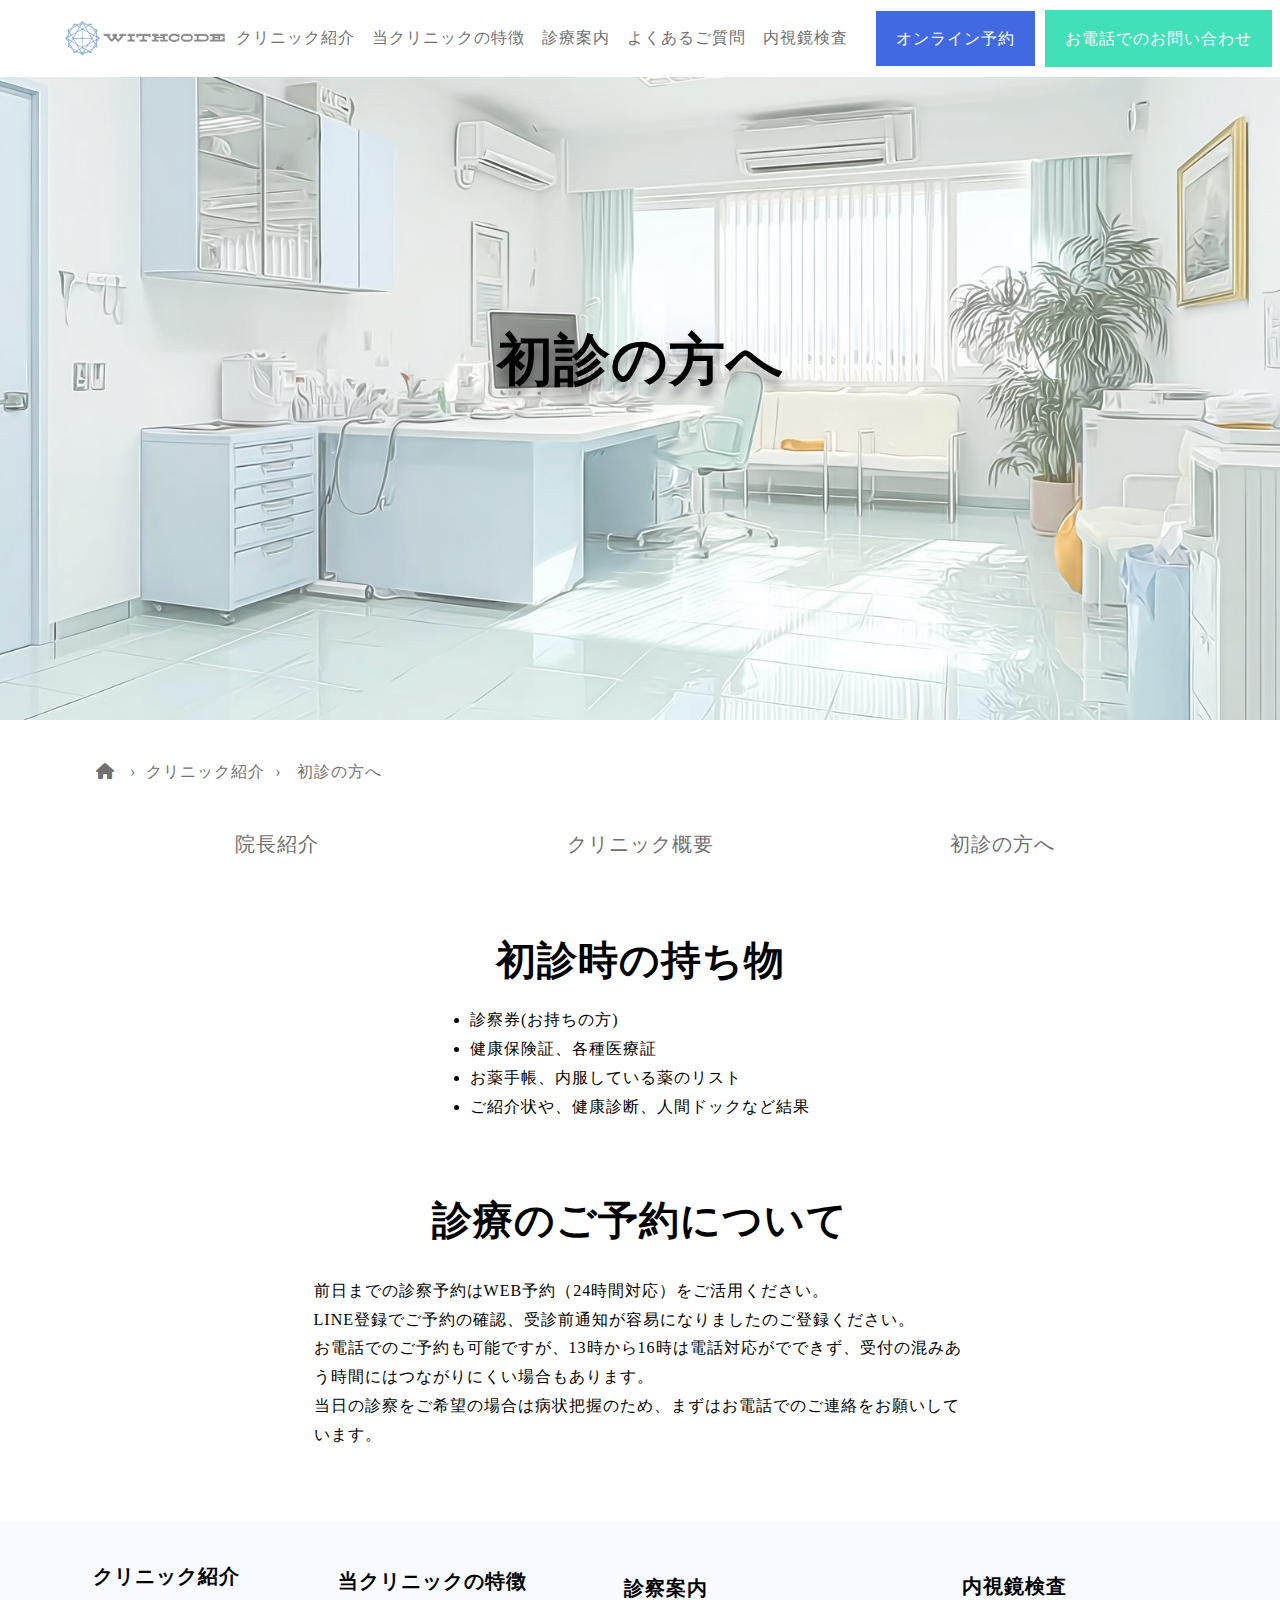
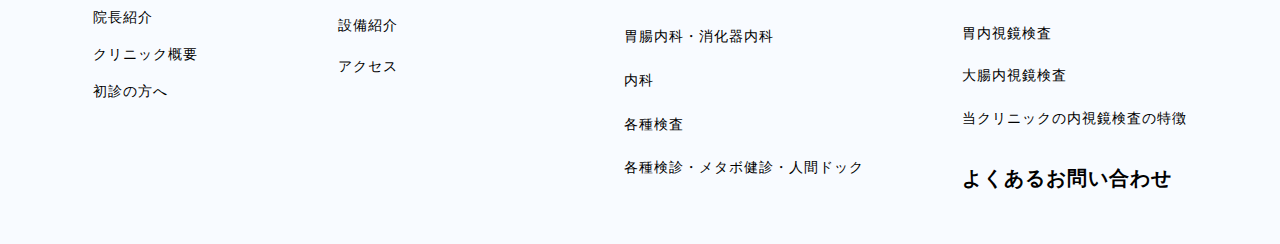
<file: intro-3.html>
<!DOCTYPE html>
<html>

<head>
  <meta charset="UTF-8">
  <title>WithCode -HP①-</title>
  <meta name="description" content="WithCodeのHP①の課題です。">
  <meta name="keywords" content="IT,プログラミング,フリーランス,副業">
  <meta name="viewport" content="width=device-width, initial-scale=1.0">
  <!-- OGP -->
  <meta property="og:url" content="本番環境URL">
  <meta property="og:type" content="website">
  <meta property="og:title" content="WithCode -HP①-">
  <meta property="og:description" content="WithCodeのHP①の課題です。">
  <meta property="og:site_name" content="HP①">
  <meta property="og:image" content="本番環境URL/img/logo.png"> <!-- ICON -->
  <link rel="icon" href="favicon.ico">
  <link rel="apple-touch-icon" sizes="180×180" href="本番環境URL/img/logo.png">
  <!-- CSS-外部 -->
  <link rel="preconnect" href="https://fonts.googleapis.com">
  <link rel="preconnect" href="https://fonts.gstatic.com" crossorigin>
  <link href="https://fonts.googleapis.com/css2?family=Noto+Sans+JP:wght@400;500;700&display=swap" rel="stylesheet">
  <link rel="stylesheet" href="https://cdnjs.cloudflare.com/ajax/libs/font-awesome/6.1.1/css/all.min.css">
  <!-- CSS-内部 -->
  <link rel="stylesheet" type="text/css" href="css/reset.css">
  <link rel="stylesheet" type="text/css" href="css/common-main.css">
  <link rel="stylesheet" type="text/css" href="css/common-sub.css">
  <link rel="stylesheet" type="text/css" href="css/intro.css">
</head>

<body>
  <header class="header" id="header">
    <div class="header-wrap">
      <div class="header-wrap__logo">
        <a href="/">
          <img src="img/c-logo.png" alt="ロゴ画像">
        </a>
      </div>
      <nav class="header-wrap__nav">
        <ul class="header-wrap__nav__list">
          <li class="header-wrap__nav__list__item">
            <a href="intro.html">クリニック紹介</a>
          </li>
          <li class="header-wrap__nav__list__item">
            <a href="fea.html">当クリニックの特徴</a>
          </li>
          <li class="header-wrap__nav__list__item">
            <a href="guide.html">診療案内</a>
          </li>
          <li class="header-wrap__nav__list__item">
            <a href="faq.html">よくあるご質問</a>
          </li>
          <li class="header-wrap__nav__list__item">
            <a href="scope.html">内視鏡検査</a>
          </li>
        </ul>
      </nav>
      <nav class="header-wrap__res">
        <ul class="header-wrap__res__list">
          <li class="header-wrap__nav__res__item">
            <a href="/">オンライン予約</a>
          </li>
          <li class="header-wrap__nav__res__item_tel">
            <a href="/">お電話でのお問い合わせ</a>
          </li>
        </ul>
      </nav>
    </div>
  </header>
  <main>
    <section class="top" id="top">
      <div class="top-wrap">
        <div class="top-wrap__ttl">
          <h1>初診の方へ</h1>
        </div>
      </div>
    </section>
    <section class="breadcrumb" id="breadcrumb">
      <div class="breadcrumb-wrap __inner">
        <nav class="breadcrumb-wrap__nav">
          <ol class="breadcrumb-wrap__nav__list">
            <li class="breadcrumb-wrap__nav__list__item">
              <a href="/"><i class="fa-solid fa-house"></i></a>
            </li>
            <li class="breadcrumb-wrap__nav__list__item">
              <a href="intro.html">クリニック紹介</a>
            </li>
            <li class="breadcrumb-wrap__nav__list__item">
              <a href="#">初診の方へ</a>
            </li>
          </ol>
        </nav>
      </div>
    </section>
    <section class="tab" id="tab">
      <div class="tab-wrap __inner">
        <nav class="tab-wrap__nav">
          <ul class="tab-wrap__nav__list">
            <li class="tab-wrap__nav__list__item">
              <a href="intro.html">
                院長紹介
              </a>
            </li>
            <li class="tab-wrap__nav__list__item">
              <a href="intro-2.html">
                クリニック概要
              </a>
            </li>
            <li class="tab-wrap__nav__list__item">
              <a href="intro-3.html">
                初診の方へ
              </a>
            </li>
          </ul>
        </nav>
      </div>
    </section>
    <section class="first" id="first">
      <div class="first-wrap __inner">
        <div class="first-wrap__ttl">
          <h2 class="ttl">
            初診時の持ち物
          </h2>
        </div>
        <div class="first-wrap__body">
          <div class="first-wrap__body__txt">
            <ul class="first-wrap__body__txt__list">
              <li class="first-wrap__body__txt__list__item">
                <p>診察券(お持ちの方)</p>
              </li>
              <li class="first-wrap__body__txt__list__item">
                <p>健康保険証、各種医療証</p>
              </li>
              <li class="first-wrap__body__txt__list__item">
                <p>お薬手帳、内服している薬のリスト</p>
              </li>
              <li class="first-wrap__body__txt__list__item">
                <p>ご紹介状や、健康診断、人間ドックなど結果</p>
              </li>
            </ul>
          </div>
        </div>
      </div>
    </section>
    <section class="res" id="res">
      <div class="res-wrap __inner">
        <div class="res-wrap__ttl">
          <h2 class="ttl">
            診療のご予約について
          </h2>
        </div>
        <div class="res-wrap__txt">
          <p>前日までの診察予約はWEB予約（24時間対応）をご活用ください。<br>
            LINE登録でご予約の確認、受診前通知が容易になりましたのご登録ください。<br>
          お電話でのご予約も可能ですが、13時から16時は電話対応がでできず、受付の混みあう時間にはつながりにくい場合もあります。<br>
          当日の診察をご希望の場合は病状把握のため、まずはお電話でのご連絡をお願いしています。</p>
        </div>
      </div>
    </section>

    <footer class="footer" id="footer">
      <div class="footer-wrap">
        <ul class="footer-wrap__list">
          <li class="footer-wrap__list__item">
            <a href="intro.html">
              クリニック紹介
            </a>
            <ul class="footer-wrap__list__item__sub">
              <li class="footer-wrap__list__item__sub__item">
                <a href="intro.html">
                  院長紹介
                </a>
              </li>
              <li class="footer-wrap__list__item__sub__item">
                <a href="intro-2.html">
                  クリニック概要
                </a>
              </li>
              <li class="footer-wrap__list__item__sub__item">
                <a href="intro-3.html">
                  初診の方へ
                </a>
              </li>
            </ul>
          </li>
        </ul>
        <ul class="footer-wrap__list">
          <li class="footer-wrap__list__item">
            <a href="fea.html">
              当クリニックの特徴
            </a>
            <ul class="footer-wrap__list__item__sub">
              <li class="footer-wrap__list__item__sub__item">
                <a href="fea.html#facil">
                  設備紹介
                </a>
              </li>
              <li class="footer-wrap__list__item__sub__item">
                <a href="fea.html#map">
                  アクセス
                </a>
              </li>
            </ul>
          </li>
        </ul>
        <ul class="footer-wrap__list">
          <li class="footer-wrap__list__item">
            <a href="guide.html">
              診察案内
            </a>
            <ul class="footer-wrap__list__item__sub">
              <li class="footer-wrap__list__item__sub__item">
                <a href="guide.html">
                  胃腸内科・消化器内科
                </a>
              </li>
              <li class="footer-wrap__list__item__sub__item">
                <a href="guide-2.html">
                  内科
                </a>
              </li>
              <li class="footer-wrap__list__item__sub__item">
                <a href="guide-3.html">
                  各種検査
                </a>
              </li>
              <li class="footer-wrap__list__item__sub__item">
                <a href="guide-4.html">
                  各種検診・メタボ健診・人間ドック
                </a>
              </li>
            </ul>
          </li>
        </ul>
        <ul class="footer-wrap__list">
          <li class="footer-wrap__list__item">
            <a href="scope.html">
              内視鏡検査
            </a>
            <ul class="footer-wrap__list__item__sub">
              <li class="footer-wrap__list__item__sub__item">
                <a href="scope.html">
                  胃内視鏡検査
                </a>
              </li>
              <li class="footer-wrap__list__item__sub__item">
                <a href="scope-2.html">
                  大腸内視鏡検査
                </a>
              </li>
              <li class="footer-wrap__list__item__sub__item">
                <a href="scope-3.html">
                  当クリニックの内視鏡検査の特徴
                </a>
              </li>
            </ul>
          </li>
          <li class="footer-wrap__list__item">
            <a href="faq.html">
              よくあるお問い合わせ
            </a>
          </li>
        </ul>
      </div>
    </footer>
  </main>
</body>

</html>
</file>
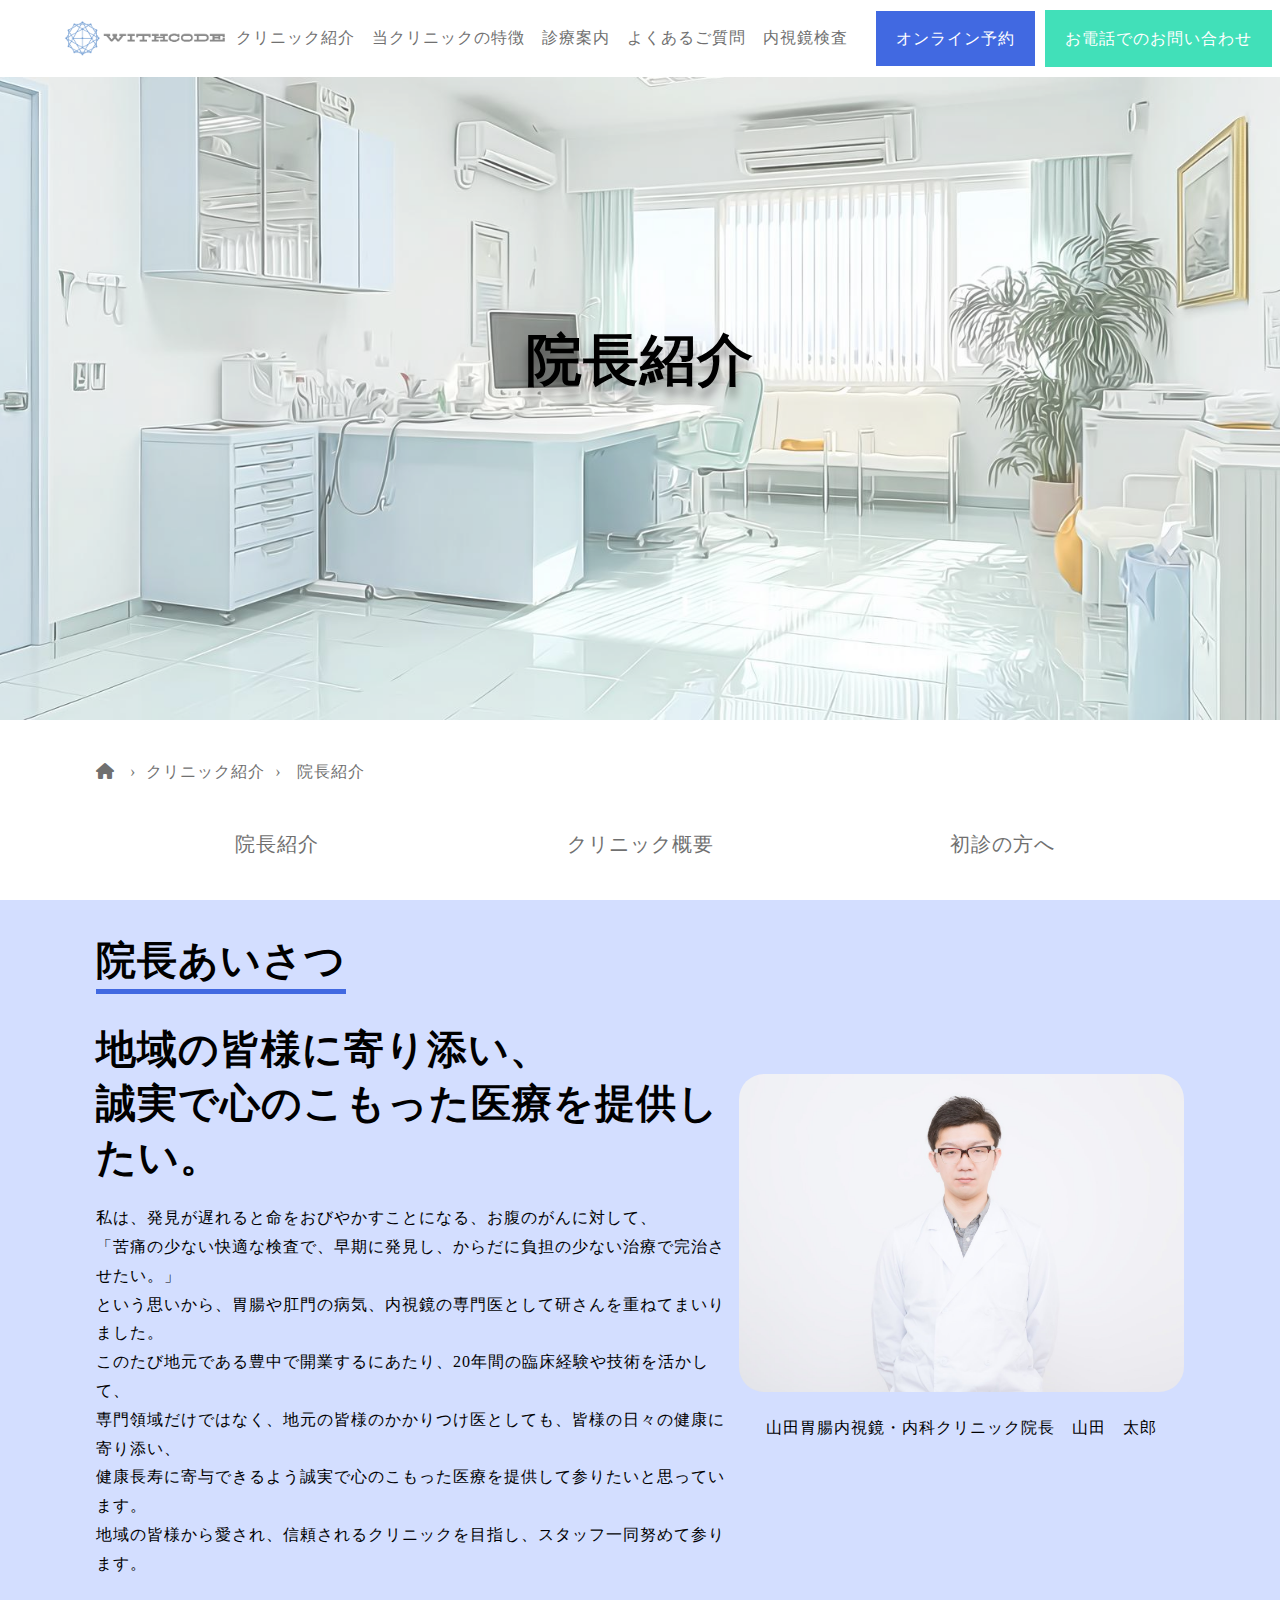
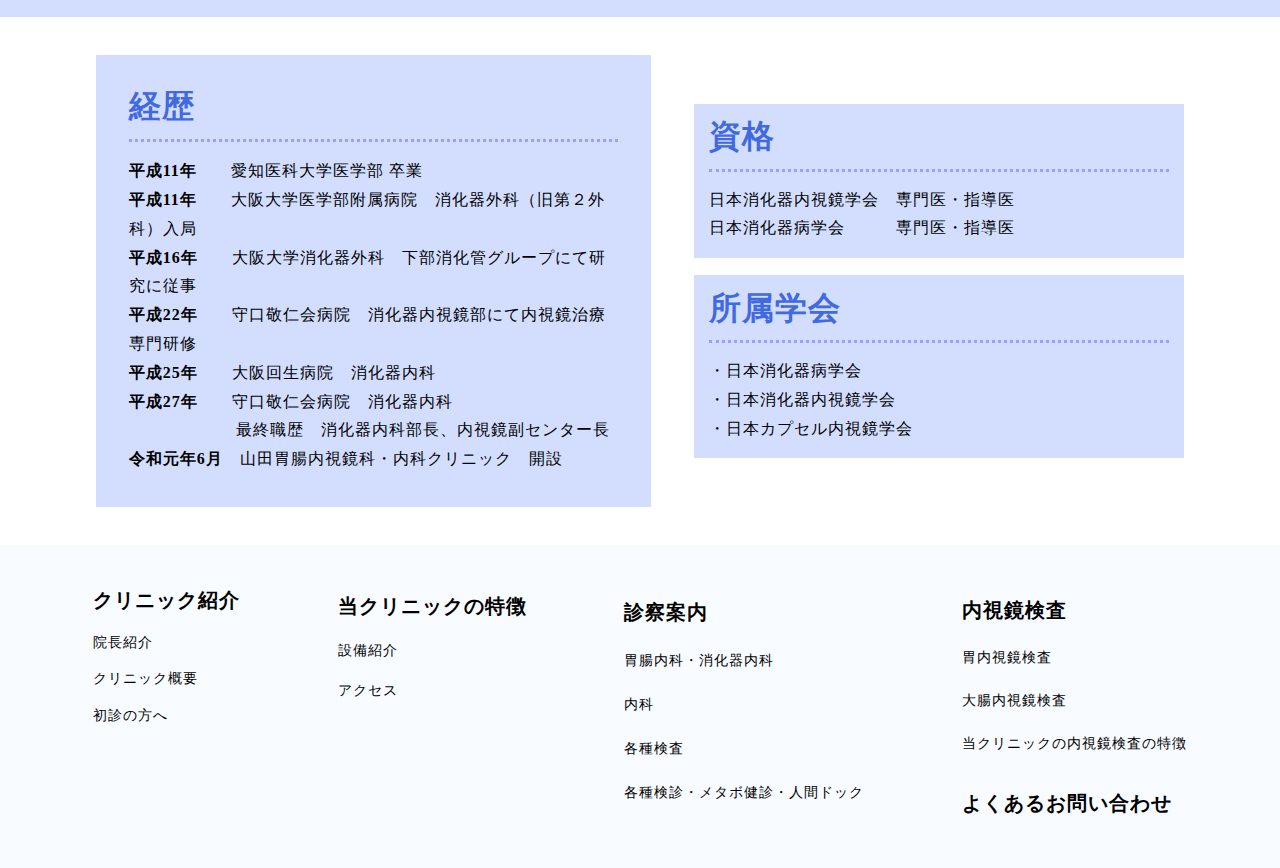
<file: intro.html>
<!DOCTYPE html>
<html>
  <head>
    <meta charset="UTF-8">
    <title>WithCode -HP①-</title>
    <meta name="description" content="WithCodeのHP①の課題です。">
    <meta name="keywords" content="IT,プログラミング,フリーランス,副業">
    <meta name="viewport" content="width=device-width, initial-scale=1.0">
    <!-- OGP -->
    <meta property="og:url" content="本番環境URL">
    <meta property="og:type" content="website">
    <meta property="og:title" content="WithCode -HP①-">
    <meta property="og:description" content="WithCodeのHP①の課題です。">
    <meta property="og:site_name" content="HP①">
    <meta property="og:image" content="本番環境URL/img/logo.png"> <!-- ICON -->
    <link rel="icon" href="favicon.ico">
    <link rel="apple-touch-icon" sizes="180×180" href="本番環境URL/img/logo.png">
    <!-- CSS-外部 -->
    <link rel="preconnect" href="https://fonts.googleapis.com">
    <link rel="preconnect" href="https://fonts.gstatic.com" crossorigin>
    <link href="https://fonts.googleapis.com/css2?family=Noto+Sans+JP:wght@400;500;700&display=swap" rel="stylesheet">
    <link rel="stylesheet" href="https://cdnjs.cloudflare.com/ajax/libs/font-awesome/6.1.1/css/all.min.css">
    <!-- CSS-内部 -->
    <link rel="stylesheet" type="text/css" href="css/reset.css">
    <link rel="stylesheet" type="text/css" href="css/common-main.css">
    <link rel="stylesheet" type="text/css" href="css/common-sub.css">
    <link rel="stylesheet" type="text/css" href="css/intro.css">
  </head>
  <body>
      <header class="header" id="header">
        <div class="header-wrap">
          <div class="header-wrap__logo">
            <a href="/">
              <img src="img/c-logo.png" alt="ロゴ画像">
            </a>
          </div>
          <nav class="header-wrap__nav">
            <ul class="header-wrap__nav__list">
              <li class="header-wrap__nav__list__item">
                <a href="intro.html">クリニック紹介</a>
              </li>
              <li class="header-wrap__nav__list__item">
                <a href="fea.html">当クリニックの特徴</a>
              </li>
              <li class="header-wrap__nav__list__item">
                <a href="guide.html">診療案内</a>
              </li>
              <li class="header-wrap__nav__list__item">
                <a href="faq.html">よくあるご質問</a>
              </li>
              <li class="header-wrap__nav__list__item">
                <a href="scope.html">内視鏡検査</a>
              </li>
            </ul>
          </nav>
          <nav class="header-wrap__res">
            <ul class="header-wrap__res__list">
              <li class="header-wrap__nav__res__item">
                <a href="/">オンライン予約</a>
              </li>
              <li class="header-wrap__nav__res__item_tel">
                <a href="/">お電話でのお問い合わせ</a>
              </li>
            </ul>
          </nav>
        </div>
      </header>
      <main>
        <section class="top" id="top">
          <div class="top-wrap">
            <div class="top-wrap__ttl">
              <h1>院長紹介</h1>
            </div>
          </div>
        </section>
        <section class="breadcrumb" id="breadcrumb">
          <div class="breadcrumb-wrap __inner">
            <nav class="breadcrumb-wrap__nav">
              <ol class="breadcrumb-wrap__nav__list">
                <li class="breadcrumb-wrap__nav__list__item">
                  <a href="/"><i class="fa-solid fa-house"></i></a>
                </li>
                <li class="breadcrumb-wrap__nav__list__item">
                  <a href="#">クリニック紹介</a>
                </li>
                <li class="breadcrumb-wrap__nav__list__item">
                  <a href="#">院長紹介</a>
                </li>
              </ol>
            </nav>
          </div>
        </section>
        <section class="tab" id="tab">
          <div class="tab-wrap __inner">
            <nav class="tab-wrap__nav">
              <ul class="tab-wrap__nav__list">
                <li class="tab-wrap__nav__list__item">
                  <a href="intro.html">
                    院長紹介
                  </a>
                </li>
                <li class="tab-wrap__nav__list__item">
                  <a href="intro-2.html">
                    クリニック概要
                  </a>
                </li>
                <li class="tab-wrap__nav__list__item">
                  <a href="intro-3.html">
                    初診の方へ
                  </a>
                </li>
              </ul>
            </nav>
          </div>
        </section>
        <section class="greet" id="greet">
          <div class="greet-wrap __inner">
            <div class="greet-wrap__left">
              <h2 class="ttl f-ttl">
                院長あいさつ
              </h2>
              <h3 class="greet-wrap__left__ttl">
                地域の皆様に寄り添い、<br>誠実で心のこもった医療を提供したい。
              </h3>
              <p class="greet-wrap__left__txt">
                私は、発見が遅れると命をおびやかすことになる、お腹のがんに対して、<br>
                「苦痛の少ない快適な検査で、早期に発見し、からだに負担の少ない治療で完治させたい。」<br>
                という思いから、胃腸や肛門の病気、内視鏡の専門医として研さんを重ねてまいりました。<br>
                このたび地元である豊中で開業するにあたり、20年間の臨床経験や技術を活かして、<br>
                専門領域だけではなく、地元の皆様のかかりつけ医としても、皆様の日々の健康に寄り添い、<br>
                健康長寿に寄与できるよう誠実で心のこもった医療を提供して参りたいと思っています。<br>地域の皆様から愛され、信頼されるクリニックを目指し、スタッフ一同努めて参ります。
              </p>
            </div>
            <div class="greet-wrap__right">
              <img src="img\c-doctor.jpg" alt="代表画像">
              <p class="greet-doc">山田胃腸内視鏡・内科クリニック院長　山田　太郎</p>
            </div>
          </div>
        </section>
        <section class="bio" id="bio">
          <div class="bio-wrap __inner">
            <div class="bio-wrap__left">
              <h3 class="ttl g-ttl">
                経歴
              </h3>
              <p class="bio-wrap__left__item">
                <span>平成11年</span>　　愛知医科大学医学部 卒業<br>
                <span>平成11年</span>　　大阪大学医学部附属病院　消化器外科（旧第２外科）入局<br>
                <span>平成16年</span>　　大阪大学消化器外科　下部消化管グループにて研究に従事<br>
                <span>平成22年</span>　　守口敬仁会病院　消化器内視鏡部にて内視鏡治療専門研修<br>
                <span>平成25年</span>　　大阪回生病院　消化器内科<br>
                <span>平成27年</span>　　守口敬仁会病院　消化器内科<br>　 　　　　　最終職歴　消化器内科部長、内視鏡副センター長<br>
                <span>令和元年6月</span>　山田胃腸内視鏡科・内科クリニック　開設<br>
              </p>
            </div>
            <div class="bio-wrap__right">
              <div class="qua">
                <h3 class="ttl g-ttl">
                  資格
                </h3>
                <p class="bio-wrap__left__item">
                  日本消化器内視鏡学会　専門医・指導医<br>
                  日本消化器病学会　　　専門医・指導医</p>
              </div>
              <div class="ass">
                <h3 class="ttl g-ttl">
                  所属学会
                </h3>
                <p class="bio-wrap__left__item">
                ・日本消化器病学会<br>
                ・日本消化器内視鏡学会<br>
                ・日本カプセル内視鏡学会<br>
              </div>
            </div>
          </div>
        </section>
          <footer class="footer" id="footer">
            <div class="footer-wrap">
              <ul class="footer-wrap__list">
                <li class="footer-wrap__list__item">
                  <a href="intro.html">
                    クリニック紹介
                  </a>
                  <ul class="footer-wrap__list__item__sub">
                    <li class="footer-wrap__list__item__sub__item">
                      <a href="intro.html#greet">
                        院長紹介
                      </a>
                    </li>
                    <li class="footer-wrap__list__item__sub__item">
                      <a href="intro-2.html">
                        クリニック概要
                      </a>
                    </li>
                    <li class="footer-wrap__list__item__sub__item">
                      <a href="intro-3.html">
                        初診の方へ
                      </a>
                    </li>
                  </ul>
                </li>
              </ul>
              <ul class="footer-wrap__list">
                <li class="footer-wrap__list__item">
                  <a href="fea.html">
                    当クリニックの特徴
                  </a>
                  <ul class="footer-wrap__list__item__sub">
                    <li class="footer-wrap__list__item__sub__item">
                      <a href="fea.html#facil">
                        設備紹介
                      </a>
                    </li>
                    <li class="footer-wrap__list__item__sub__item">
                      <a href="fea.html#map">
                        アクセス
                      </a>
                    </li>
                  </ul>
                </li>
              </ul>
              <ul class="footer-wrap__list">
                <li class="footer-wrap__list__item">
                  <a href="guide.html">
                    診察案内
                  </a>
                  <ul class="footer-wrap__list__item__sub">
                    <li class="footer-wrap__list__item__sub__item">
                      <a href="guide.html">
                        胃腸内科・消化器内科
                      </a>
                    </li>
                    <li class="footer-wrap__list__item__sub__item">
                      <a href="guide-2.html">
                        内科
                      </a>
                    </li>
                    <li class="footer-wrap__list__item__sub__item">
                      <a href="guide-3.html">
                        各種検査
                      </a>
                    </li>
                    <li class="footer-wrap__list__item__sub__item">
                      <a href="guide-4.html">
                        各種検診・メタボ健診・人間ドック
                      </a>
                    </li>
                  </ul>
                </li>
              </ul>
              <ul class="footer-wrap__list">
                <li class="footer-wrap__list__item">
                  <a href="intro.html">
                    内視鏡検査
                  </a>
                  <ul class="footer-wrap__list__item__sub">
                    <li class="footer-wrap__list__item__sub__item">
                      <a href="scope.html">
                        胃内視鏡検査
                      </a>
                    </li>
                    <li class="footer-wrap__list__item__sub__item">
                      <a href="scope-2.html">
                        大腸内視鏡検査
                      </a>
                    </li>
                    <li class="footer-wrap__list__item__sub__item">
                      <a href="scope-3.html">
                        当クリニックの内視鏡検査の特徴
                      </a>
                    </li>
                  </ul>
                </li>
                <li class="footer-wrap__list__item">
                  <a href="faq.html">
                    よくあるお問い合わせ
                  </a>
                </li>
              </ul>
            </div>
          </footer>
      </main>
  </body>
</html>
</file>
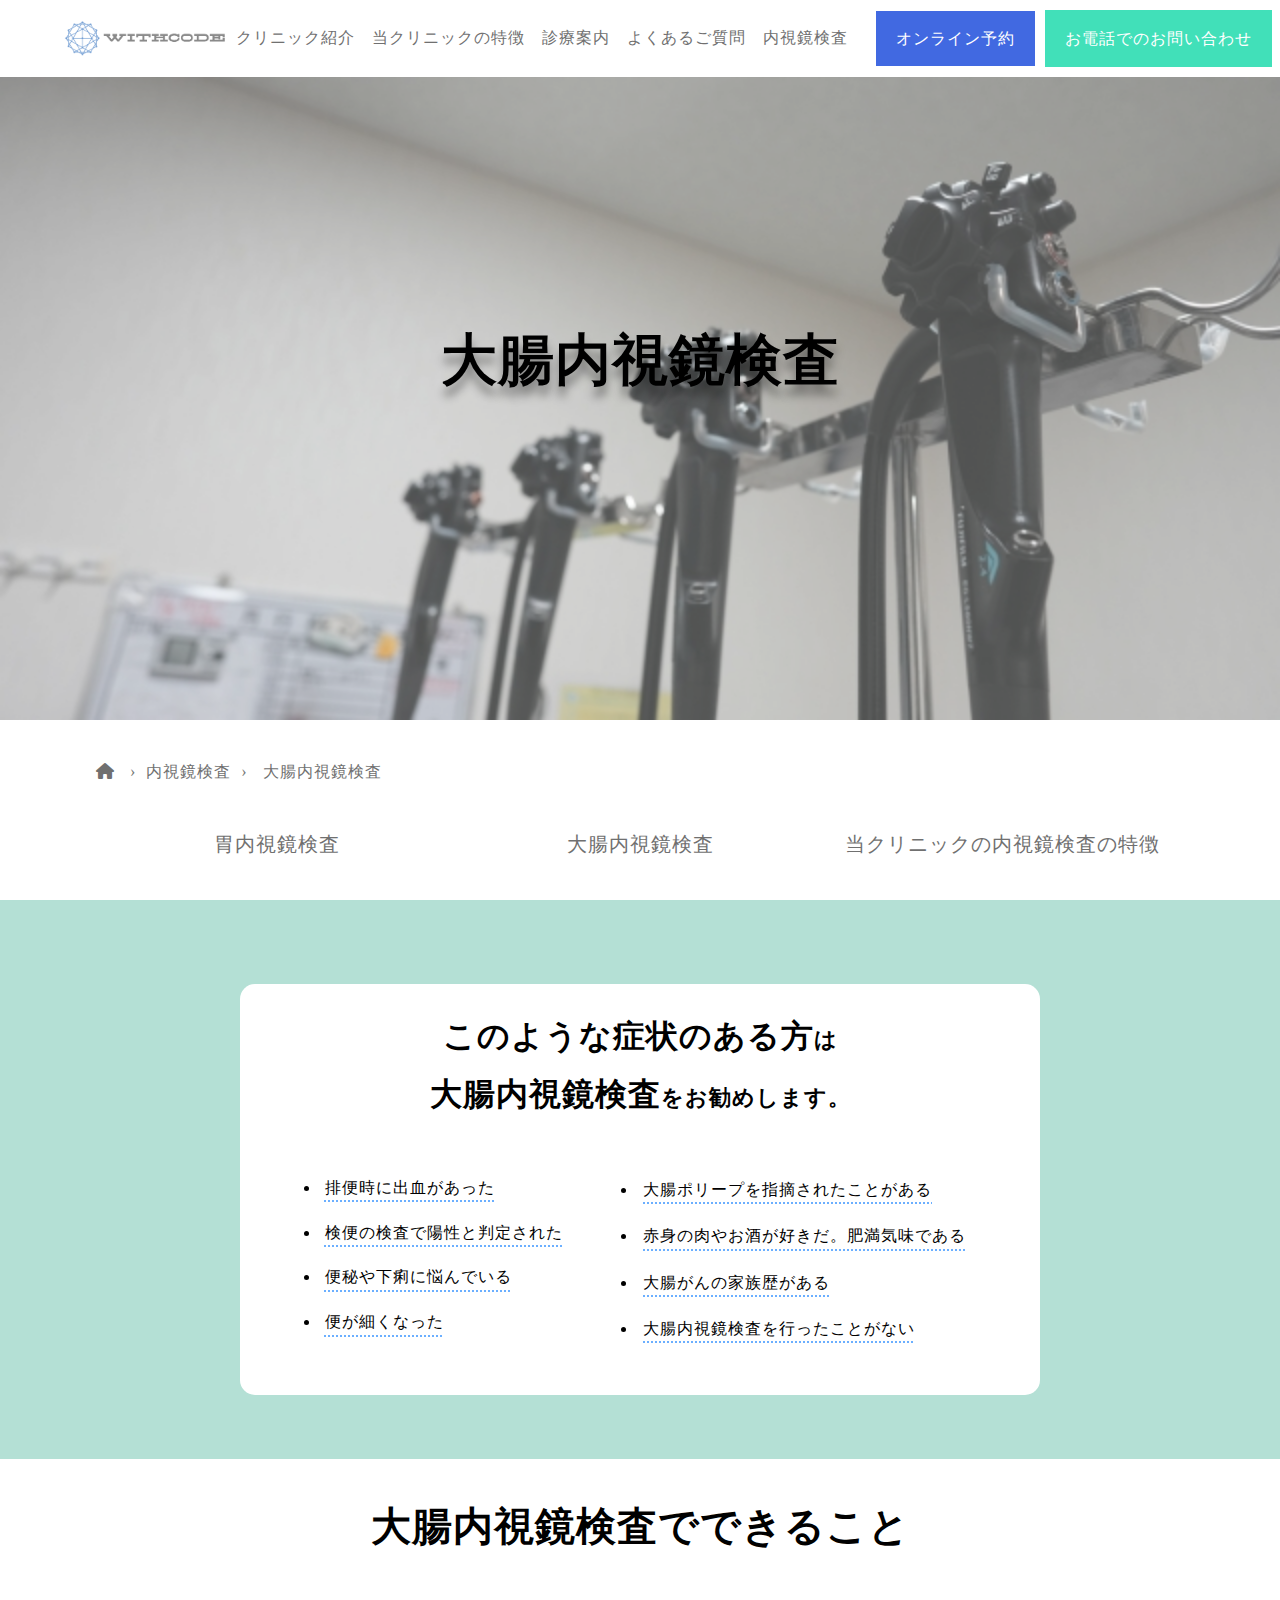
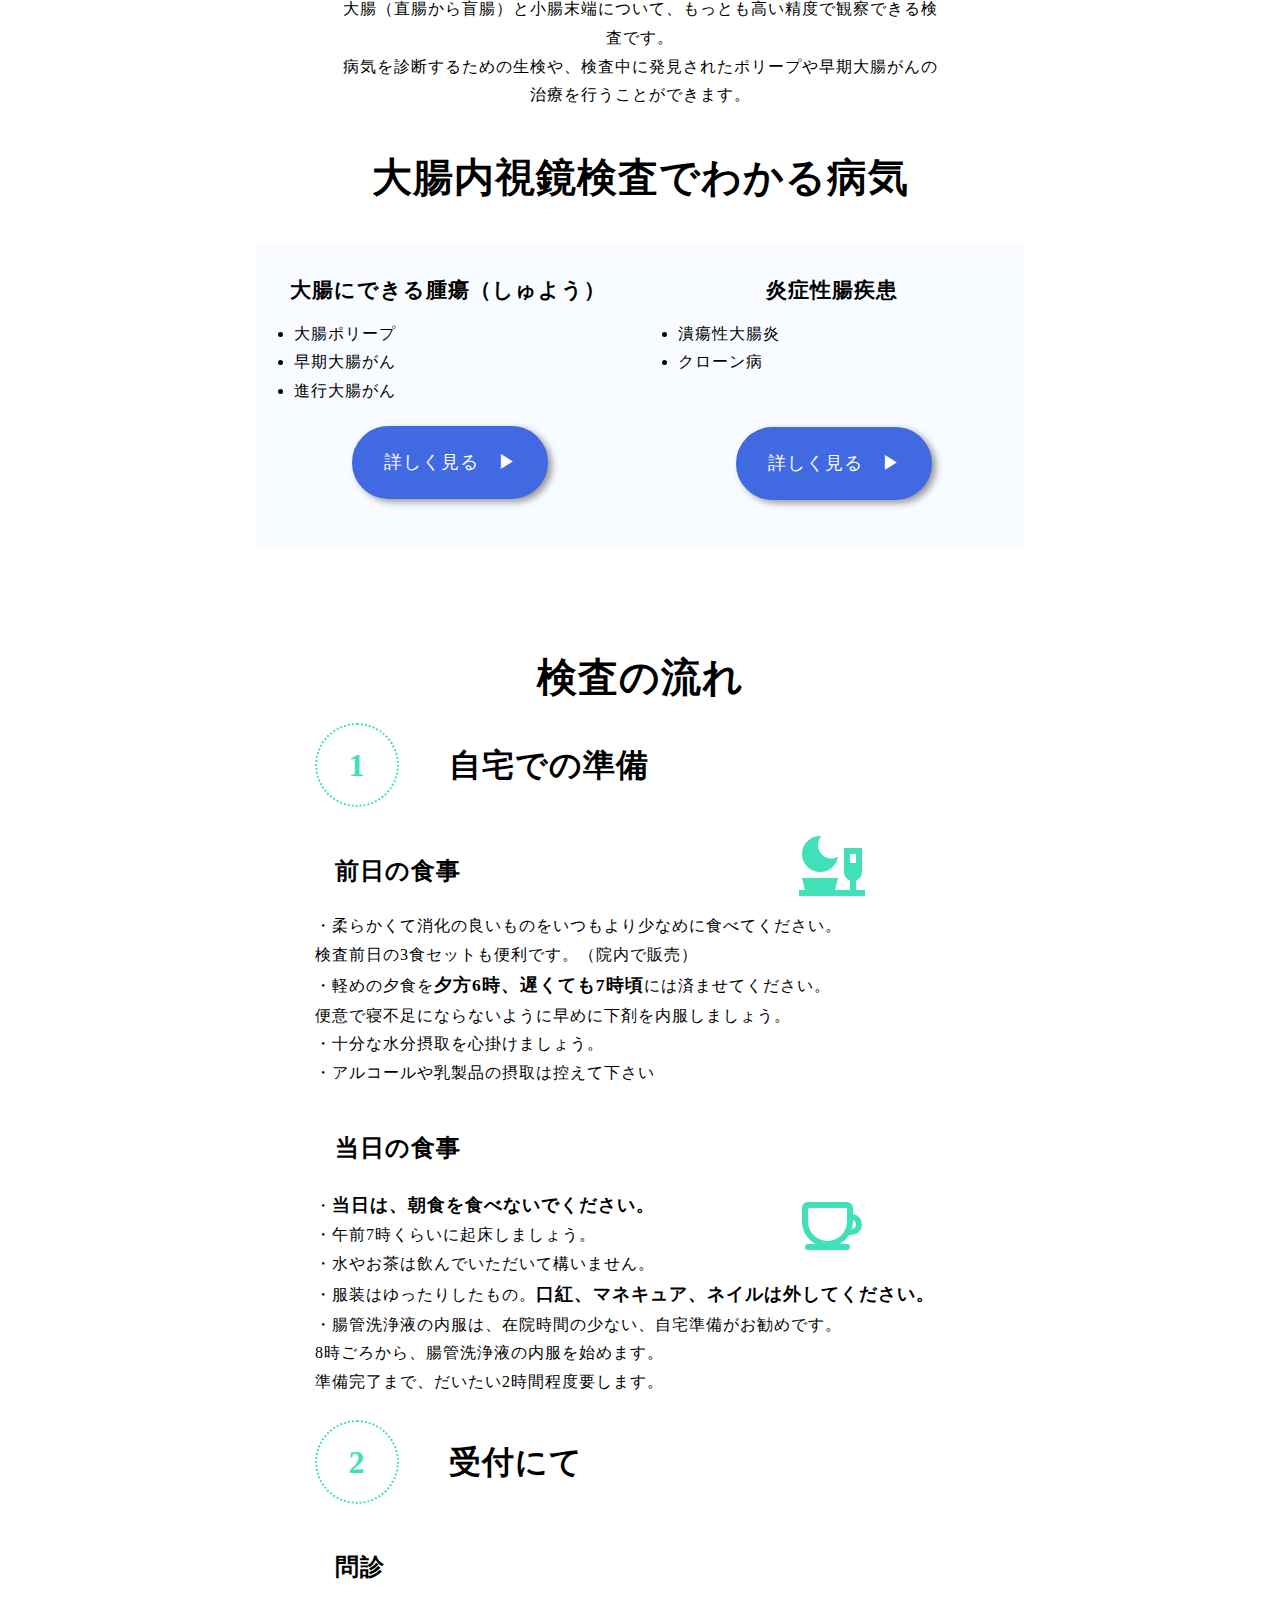
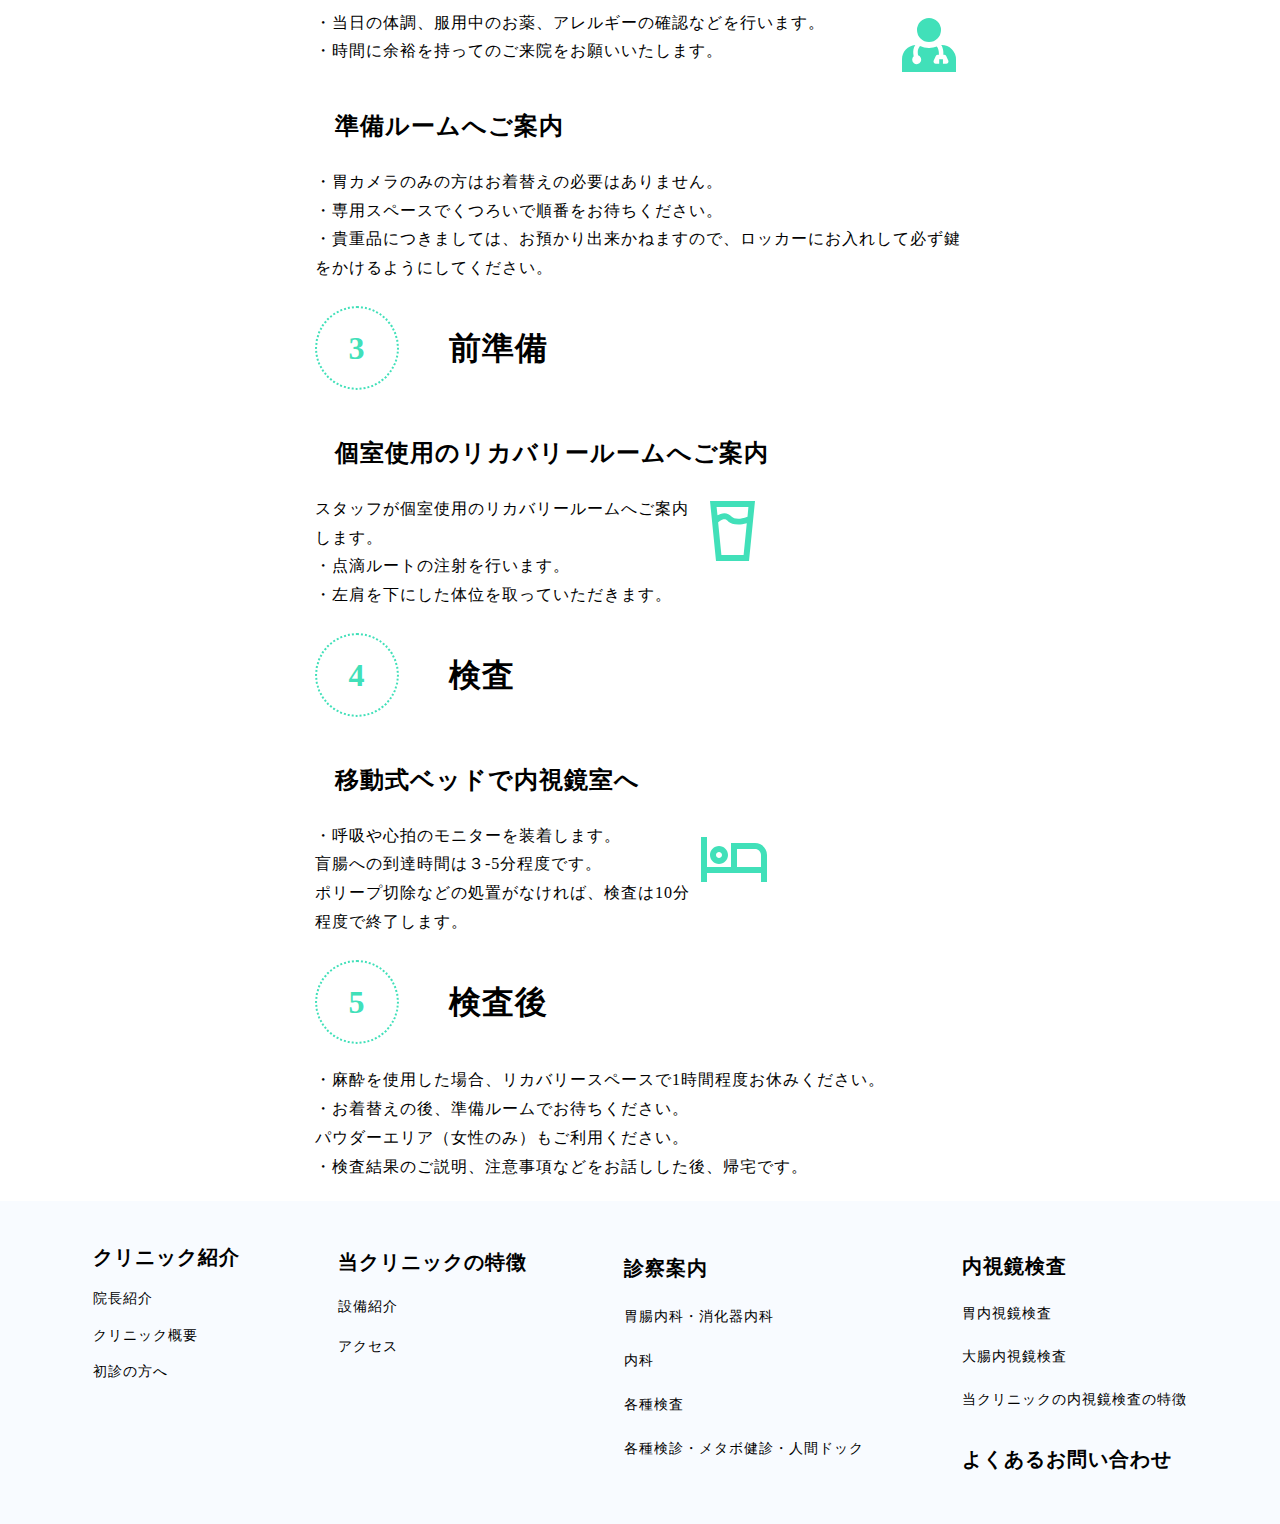
<file: scope-2.html>
<!DOCTYPE html>
<html>

<head>
  <meta charset="UTF-8">
  <title>WithCode -HP①-</title>
  <meta name="description" content="WithCodeのHP①の課題です。">
  <meta name="keywords" content="IT,プログラミング,フリーランス,副業">
  <meta name="viewport" content="width=device-width, initial-scale=1.0">
  <!-- OGP -->
  <meta property="og:url" content="本番環境URL">
  <meta property="og:type" content="website">
  <meta property="og:title" content="WithCode -HP①-">
  <meta property="og:description" content="WithCodeのHP①の課題です。">
  <meta property="og:site_name" content="HP①">
  <meta property="og:image" content="本番環境URL/img/logo.png"> <!-- ICON -->
  <link rel="icon" href="favicon.ico">
  <link rel="apple-touch-icon" sizes="180×180" href="本番環境URL/img/logo.png">
  <!-- CSS-外部 -->
  <link rel="preconnect" href="https://fonts.googleapis.com">
  <link rel="preconnect" href="https://fonts.gstatic.com" crossorigin>
  <link href="https://fonts.googleapis.com/css2?family=Noto+Sans+JP:wght@400;500;700&display=swap" rel="stylesheet">
  <link rel="stylesheet" href="https://cdnjs.cloudflare.com/ajax/libs/font-awesome/6.1.1/css/all.min.css">
  <!-- CSS-内部 -->
  <link rel="stylesheet" type="text/css" href="css/reset.css">
  <link rel="stylesheet" type="text/css" href="css/common-main.css">
  <link rel="stylesheet" type="text/css" href="css/common-sub.css">
  <link rel="stylesheet" type="text/css" href="css/scope.css">
</head>

<body>
  <header class="header" id="header">
    <div class="header-wrap">
      <div class="header-wrap__logo">
        <a href="/">
          <img src="img/c-logo.png" alt="ロゴ画像">
        </a>
      </div>
      <nav class="header-wrap__nav">
        <ul class="header-wrap__nav__list">
          <li class="header-wrap__nav__list__item">
            <a href="intro.html">クリニック紹介</a>
          </li>
          <li class="header-wrap__nav__list__item">
            <a href="fea.html">当クリニックの特徴</a>
          </li>
          <li class="header-wrap__nav__list__item">
            <a href="guide.html">診療案内</a>
          </li>
          <li class="header-wrap__nav__list__item">
            <a href="faq.html">よくあるご質問</a>
          </li>
          <li class="header-wrap__nav__list__item">
            <a href="scope.html">内視鏡検査</a>
          </li>
        </ul>
      </nav>
      <nav class="header-wrap__res">
        <ul class="header-wrap__res__list">
          <li class="header-wrap__nav__res__item">
            <a href="/">オンライン予約</a>
          </li>
          <li class="header-wrap__nav__res__item_tel">
            <a href="/">お電話でのお問い合わせ</a>
          </li>
        </ul>
      </nav>
    </div>
  </header>
  <main>
    <section class="top" id="top">
      <div class="top-wrap">
        <div class="top-wrap__ttl">
          <h1>大腸内視鏡検査</h1>
        </div>
      </div>
    </section>
    <section class="breadcrumb" id="breadcrumb">
      <div class="breadcrumb-wrap __inner">
        <nav class="breadcrumb-wrap__nav">
          <ol class="breadcrumb-wrap__nav__list">
            <li class="breadcrumb-wrap__nav__list__item">
              <a href="/"><i class="fa-solid fa-house"></i></a>
            </li>
            <li class="breadcrumb-wrap__nav__list__item">
              <a href="#">内視鏡検査</a>
            </li>
            <li class="breadcrumb-wrap__nav__list__item">
              <a href="scope-2.html">大腸内視鏡検査</a>
            </li>
          </ol>
        </nav>
      </div>
    </section>
    <section class="tab" id="tab">
      <div class="tab-wrap __inner">
        <nav class="tab-wrap__nav">
          <ul class="tab-wrap__nav__list">
            <li class="tab-wrap__nav__list__item">
              <a href="scope.html">
                胃内視鏡検査
              </a>
            </li>
            <li class="tab-wrap__nav__list__item">
              <a href="scope-2.html">
                大腸内視鏡検査
              </a>
            </li>
            <li class="tab-wrap__nav__list__item">
              <a href="scope-3.html">
                当クリニックの内視鏡検査の特徴
              </a>
            </li>
          </ul>
        </nav>
      </div>
    </section>
    <section class="problem" id="problem">
      <div class="problem-wrap__inner">
        <div class="problem-wrap__block">
          <div class="problem-wrap__item__ttl">
            <h3><span>このような症状のある方</span>は<br>
              <span>大腸内視鏡検査</span>をお勧めします。
            </h3>
          </div>
          <dv class="problem-wrap__block__list">
            <ul class="problem-wrap__block__list__left">
              <li class="problem-wrap__nav__list__item">
                <p>排便時に出血があった</p>
              </li>
              <li class="problem-wrap__nav__list__item">
                <p>検便の検査で陽性と判定された</p>
              </li>
              <li class="problem-wrap__nav__list__item">
                <p>便秘や下痢に悩んでいる</p>
              </li>
              <li class="problem-wrap__nav__list__item">
                <p>便が細くなった</p>
              </li>
            </ul>
            <ul class="problem-wrap__block__list__right">
              <li class="problem-wrap__nav__list__item">
                <p>大腸ポリープを指摘されたことがある</p>
              </li>
              <li class="problem-wrap__nav__list__item">
                <p>赤身の肉やお酒が好きだ。肥満気味である</p>
              </li>
              <li class="problem-wrap__nav__list__item">
                <p>大腸がんの家族歴がある</p>
              </li>
              <li class="problem-wrap__nav__list__item">
                <p>大腸内視鏡検査を行ったことがない</p>
              </li>
            </ul>
          </dv>
        </div>
    </section>
    <section class="can" id="can">
      <div class="can__inner">
        <div class="can-wrap__block">
          <div class="can-wrap__ttl">
            <h2 class="ttl">大腸内視鏡検査でできること</h2>
            <p class="can-wrap__txt">
              大腸（直腸から盲腸）と小腸末端について、もっとも高い精度で観察できる検査です。<br>
              病気を診断するための生検や、検査中に発見されたポリープや早期大腸がんの治療を行うことができます。</p>
          </div>
        </div>
    </section>
    <section class="sick" id="sick">
      <div class="sick__inner">
        <div class="sick-wrap__block">
          <div class="sick-wrap__ttl">
            <h2 class="ttl">大腸内視鏡検査でわかる病気</h2>
          </div>
          <div class="sick-wrap__block__list">
            <div class="sick-wrap__block__list__item">
              <div class="sick-wrap__ttl">
                <h3 class="ttl-sub">大腸にできる腫瘍（しゅよう）</h3>
                <ul>
                  <li>
                    大腸ポリープ
                  </li>
                  <li>
                    早期大腸がん
                  </li>
                  <li>
                    進行大腸がん
                  </li>
                </ul>
                <div class="btn s-btn">
                  <a href="/">
                    詳しく見る　▶
                  </a>
                </div>
              </div>
            </div>
            <div class="sick-wrap__block__list__item__right">
              <div class="sick-wrap__ttl">
                <h3 class="ttl-sub">炎症性腸疾患</h3>
                <ul>
                  <li>
                    潰瘍性大腸炎
                  </li>
                  <li>
                    クローン病
                  </li>
                </ul>
                <div class="btn s-btn">
                  <a href="/">
                    詳しく見る　▶
                  </a>
                </div>
              </div>
            </div>
          </div>
        </div>
    </section>
    <section class="flow" id="flow">
      <div class="flow__inner">
        <div class="flow-wrap__ttl">
          <h2 class="ttl">検査の流れ</h2>
        </div>
        <div class="flow-wrap__inner">
          <div class="flow-wrap__block">
            <div class="flow-wrap__block__ttl">
              <h3><span>1</span>自宅での準備</h3>
            </div>
            <div class="flow-wrap__block__txt">
              <svg class="img-1" xmlns="http://www.w3.org/2000/svg" width="72" height="72" viewBox="0 0 24 24">
                <path fill="currentColor"
                  d="M8.05 14q-2.5 0-4.275-1.75T2 8t1.775-4.25T8.075 2h.4q-.55.625-.85 1.4t-.3 1.6q0 1.875 1.313 3.188T11.824 9.5q.575 0 1.125-.137T14 8.95q-.35 2.2-2.025 3.625T8.05 14M18 11h2V8h-2zM1 22v-2h2q-.025-.075-.038-.137t-.037-.138L2 16h12l-.925 3.725q-.025.075-.038.138T13 20h5v-3.175q-.9-.325-1.45-1.1T16 14V6h6v8q0 .95-.55 1.725t-1.45 1.1V20h3v2z" />
              </svg>
              <h4>前日の食事</h4>
              <p>
                ・柔らかくて消化の良いものをいつもより少なめに食べてください。<br>
                検査前日の3食セットも便利です。（院内で販売）<br>
                ・軽めの夕食を<span>夕方6時、遅くても7時頃</span>には済ませてください。<br>
                便意で寝不足にならないように早めに下剤を内服しましょう。<br>
                ・十分な水分摂取を心掛けましょう。<br>
                ・アルコールや乳製品の摂取は控えて下さい
              </p>
            </div>
            <div class="flow-wrap__block__txt">
              <h4>当日の食事</h4>
              <p>
                <svg class="img-1" xmlns="http://www.w3.org/2000/svg" width="72" height="72" viewBox="0 0 24 24">
                  <g fill="none" fill-rule="evenodd">
                    <path
                      d="m12.593 23.258l-.011.002l-.071.035l-.02.004l-.014-.004l-.071-.035q-.016-.005-.024.005l-.004.01l-.017.428l.005.02l.01.013l.104.074l.015.004l.012-.004l.104-.074l.012-.016l.004-.017l-.017-.427q-.004-.016-.017-.018m.265-.113l-.013.002l-.185.093l-.01.01l-.003.011l.018.43l.005.012l.008.007l.201.093q.019.005.029-.008l.004-.014l-.034-.614q-.005-.018-.02-.022m-.715.002a.02.02 0 0 0-.027.006l-.006.014l-.034.614q.001.018.017.024l.015-.002l.201-.093l.01-.008l.004-.011l.017-.43l-.003-.012l-.01-.01z" />
                    <path fill="currentColor" fill-rule="nonzero"
                      d="M17 4a2 2 0 0 1 2 2v2.035A3.5 3.5 0 0 1 18.5 15h-.788a8.54 8.54 0 0 1-3.208 3H17a1 1 0 1 1 0 2H4a1 1 0 1 1 0-2h2.496A8.5 8.5 0 0 1 2 10.5V6a2 2 0 0 1 2-2zm0 2H4v4.5l.004.233a6.5 6.5 0 0 0 12.992 0L17 10.5zm2 4.085v.415c0 .868-.13 1.706-.372 2.495a1.5 1.5 0 0 0 .503-2.856z" />
                  </g>
                </svg>
                ・<span>当日は、朝食を食べないでください。</span><br>
                ・午前7時くらいに起床しましょう。<br>
                ・水やお茶は飲んでいただいて構いません。<br>
                ・服装はゆったりしたもの。<span>口紅、マネキュア、ネイルは外してください。</span><br>
                ・腸管洗浄液の内服は、在院時間の少ない、自宅準備がお勧めです。<br>
                8時ごろから、腸管洗浄液の内服を始めます。<br>
                準備完了まで、だいたい2時間程度要します。
              </p>
            </div>
          </div>
          <div class="flow-wrap__block">
            <div class="flow-wrap__block__ttl">
              <h3><span>2</span>受付にて</h3>
            </div>
            <div class="flow-wrap__block__txt">
              <h4>問診</h4>
              <svg class="img-y" xmlns="http://www.w3.org/2000/svg" width="72" height="72" viewBox="0 0 24 24">
                <path fill="currentColor"
                  d="M12 11a4 4 0 1 0 0-8a4 4 0 0 0 0 8m-3.38 1.922l.374-.549a7 7 0 0 0 2.895.627h.223a7 7 0 0 0 2.505-.464l.263.386c.122.18.245.53.327.973c.08.427.102.832.087 1.055a.8.8 0 0 0 .04.3h-.378a.76.76 0 0 0-.688.439l-.691 1.48a.76.76 0 0 0 .689 1.081H15.4v-1.5h1.25v1.5h1.084a.76.76 0 0 0 .689-1.081l-.69-1.48a.76.76 0 0 0-.69-.439h-.293a.8.8 0 0 0 .04-.2c.026-.378-.012-.912-.108-1.43c-.093-.502-.262-1.101-.562-1.542l-.049-.072a2 2 0 0 1 .152-.006A4.777 4.777 0 0 1 21 16.777V21H3v-4.223c0-2.52 1.95-4.584 4.424-4.764l-.044.065c-.591.869-.681 1.946-.608 2.81c.025.297.07.59.132.866a1.5 1.5 0 1 0 1.47-.302a5 5 0 0 1-.108-.69c-.06-.706.04-1.379.354-1.84" />
              </svg>
              <p>
                ・当日の体調、服用中のお薬、アレルギーの確認などを行います。<br>
                ・時間に余裕を持ってのご来院をお願いいたします。
              </p>
            </div>
            <div class="flow-wrap__block__txt">
              <h4>準備ルームへご案内</h4>
              <p>
                ・胃カメラのみの方はお着替えの必要はありません。<br>
                ・専用スペースでくつろいで順番をお待ちください。<br>
                ・貴重品につきましては、お預かり出来かねますので、ロッカーにお入れして必ず鍵をかけるようにしてください。
              </p>
            </div>
          </div>
          <div class="flow-wrap__block">
            <div class="flow-wrap__block__ttl">
              <h3><span>3</span>前準備</h3>
            </div>
            <div class="flow-wrap__block__txt">
              <h4>個室使用のリカバリールームへご案内</h4>
              <svg class="img-2" xmlns="http://www.w3.org/2000/svg" width="72" height="72" viewBox="0 0 24 24">
                <path fill="currentColor"
                  d="m4 2l2 20h11l2-20zm2.2 2h10.6l-.3 3.23c-3.32 1.27-4.65.44-5.12.08c-.25-.19-.61-.62-1.27-.92c-.66-.31-1.56-.39-2.61-.07c-.41.11-.73.29-1 .47zm2.66 4.11c.19 0 .3.04.41.09c.23.1.44.35.9.7c.86.66 2.86 1.46 6.09.51L15.2 20H7.8L6.71 9.06c.05-.06.2-.17.46-.35c.33-.21.74-.43.83-.46h.03c.38-.11.64-.15.83-.14" />
              </svg>
              <p>
                スタッフが個室使用のリカバリールームへご案内します。<br>
                ・点滴ルートの注射を行います。<br>
                ・左肩を下にした体位を取っていただきます。
              </p>
            </div>
          </div>
          <div class="flow-wrap__block">
            <div class="flow-wrap__block__ttl">
              <h3><span>4</span>検査</h3>
            </div>
            <div class="flow-wrap__block__txt">

              <h4>移動式ベッドで内視鏡室へ</h4>
              <svg class="img-2" xmlns="http://www.w3.org/2000/svg" width="72" height="72" viewBox="0 0 24 24">
                <path fill="currentColor"
                  d="M7 14c1.66 0 3-1.34 3-3S8.66 8 7 8s-3 1.34-3 3s1.34 3 3 3m0-4c.55 0 1 .45 1 1s-.45 1-1 1s-1-.45-1-1s.45-1 1-1m12-3h-8v8H3V5H1v15h2v-3h18v3h2v-9c0-2.21-1.79-4-4-4m2 8h-8V9h6c1.1 0 2 .9 2 2Z" />
              </svg>
              <p>
                ・呼吸や心拍のモニターを装着します。<br>
                盲腸への到達時間は３-5分程度です。<br>
                ポリープ切除などの処置がなければ、検査は10分程度で終了します。
              </p>
            </div>
          </div>
          <div class="flow-wrap__block">
            <div class="flow-wrap__block__ttl">
              <h3><span>5</span>検査後</h3>
            </div>
            <div class="flow-wrap__block__txt">
              <p>
                ・麻酔を使用した場合、リカバリースペースで1時間程度お休みください。<br>
                ・お着替えの後、準備ルームでお待ちください。<br>
                パウダーエリア（女性のみ）もご利用ください。<br>
                ・検査結果のご説明、注意事項などをお話しした後、帰宅です。
              </p>
            </div>
          </div>
        </div>
      </div>
    </section>
    <footer class="footer" id="footer">
      <div class="footer-wrap">
        <ul class="footer-wrap__list">
          <li class="footer-wrap__list__item">
            <a href="intro.html">
              クリニック紹介
            </a>
            <ul class="footer-wrap__list__item__sub">
              <li class="footer-wrap__list__item__sub__item">
                <a href="intro.html">
                  院長紹介
                </a>
              </li>
              <li class="footer-wrap__list__item__sub__item">
                <a href="intro-2.html">
                  クリニック概要
                </a>
              </li>
              <li class="footer-wrap__list__item__sub__item">
                <a href="intro-3.html">
                  初診の方へ
                </a>
              </li>
            </ul>
          </li>
        </ul>
        <ul class="footer-wrap__list">
          <li class="footer-wrap__list__item">
            <a href="fea.html">
              当クリニックの特徴
            </a>
            <ul class="footer-wrap__list__item__sub">
              <li class="footer-wrap__list__item__sub__item">
                <a href="fea.html#facil">
                  設備紹介
                </a>
              </li>
              <li class="footer-wrap__list__item__sub__item">
                <a href="fea.html#map">
                  アクセス
                </a>
              </li>
            </ul>
          </li>
        </ul>
        <ul class="footer-wrap__list">
          <li class="footer-wrap__list__item">
            <a href="guide.html">
              診察案内
            </a>
            <ul class="footer-wrap__list__item__sub">
              <li class="footer-wrap__list__item__sub__item">
                <a href="guide.html">
                  胃腸内科・消化器内科
                </a>
              </li>
              <li class="footer-wrap__list__item__sub__item">
                <a href="guide-2.html">
                  内科
                </a>
              </li>
              <li class="footer-wrap__list__item__sub__item">
                <a href="guide-3.html">
                  各種検査
                </a>
              </li>
              <li class="footer-wrap__list__item__sub__item">
                <a href="guide-4.html">
                  各種検診・メタボ健診・人間ドック
                </a>
              </li>
            </ul>
          </li>
        </ul>
        <ul class="footer-wrap__list">
          <li class="footer-wrap__list__item">
            <a href="intro.html">
              内視鏡検査
            </a>
            <ul class="footer-wrap__list__item__sub">
              <li class="footer-wrap__list__item__sub__item">
                <a href="scope.html">
                  胃内視鏡検査
                </a>
              </li>
              <li class="footer-wrap__list__item__sub__item">
                <a href="scope-2.html">
                  大腸内視鏡検査
                </a>
              </li>
              <li class="footer-wrap__list__item__sub__item">
                <a href="scope-3.html">
                  当クリニックの内視鏡検査の特徴
                </a>
              </li>
            </ul>
          </li>
          <li class="footer-wrap__list__item">
            <a href="faq.html">
              よくあるお問い合わせ
            </a>
          </li>
        </ul>
      </div>
    </footer>
</body>

</html>
</file>
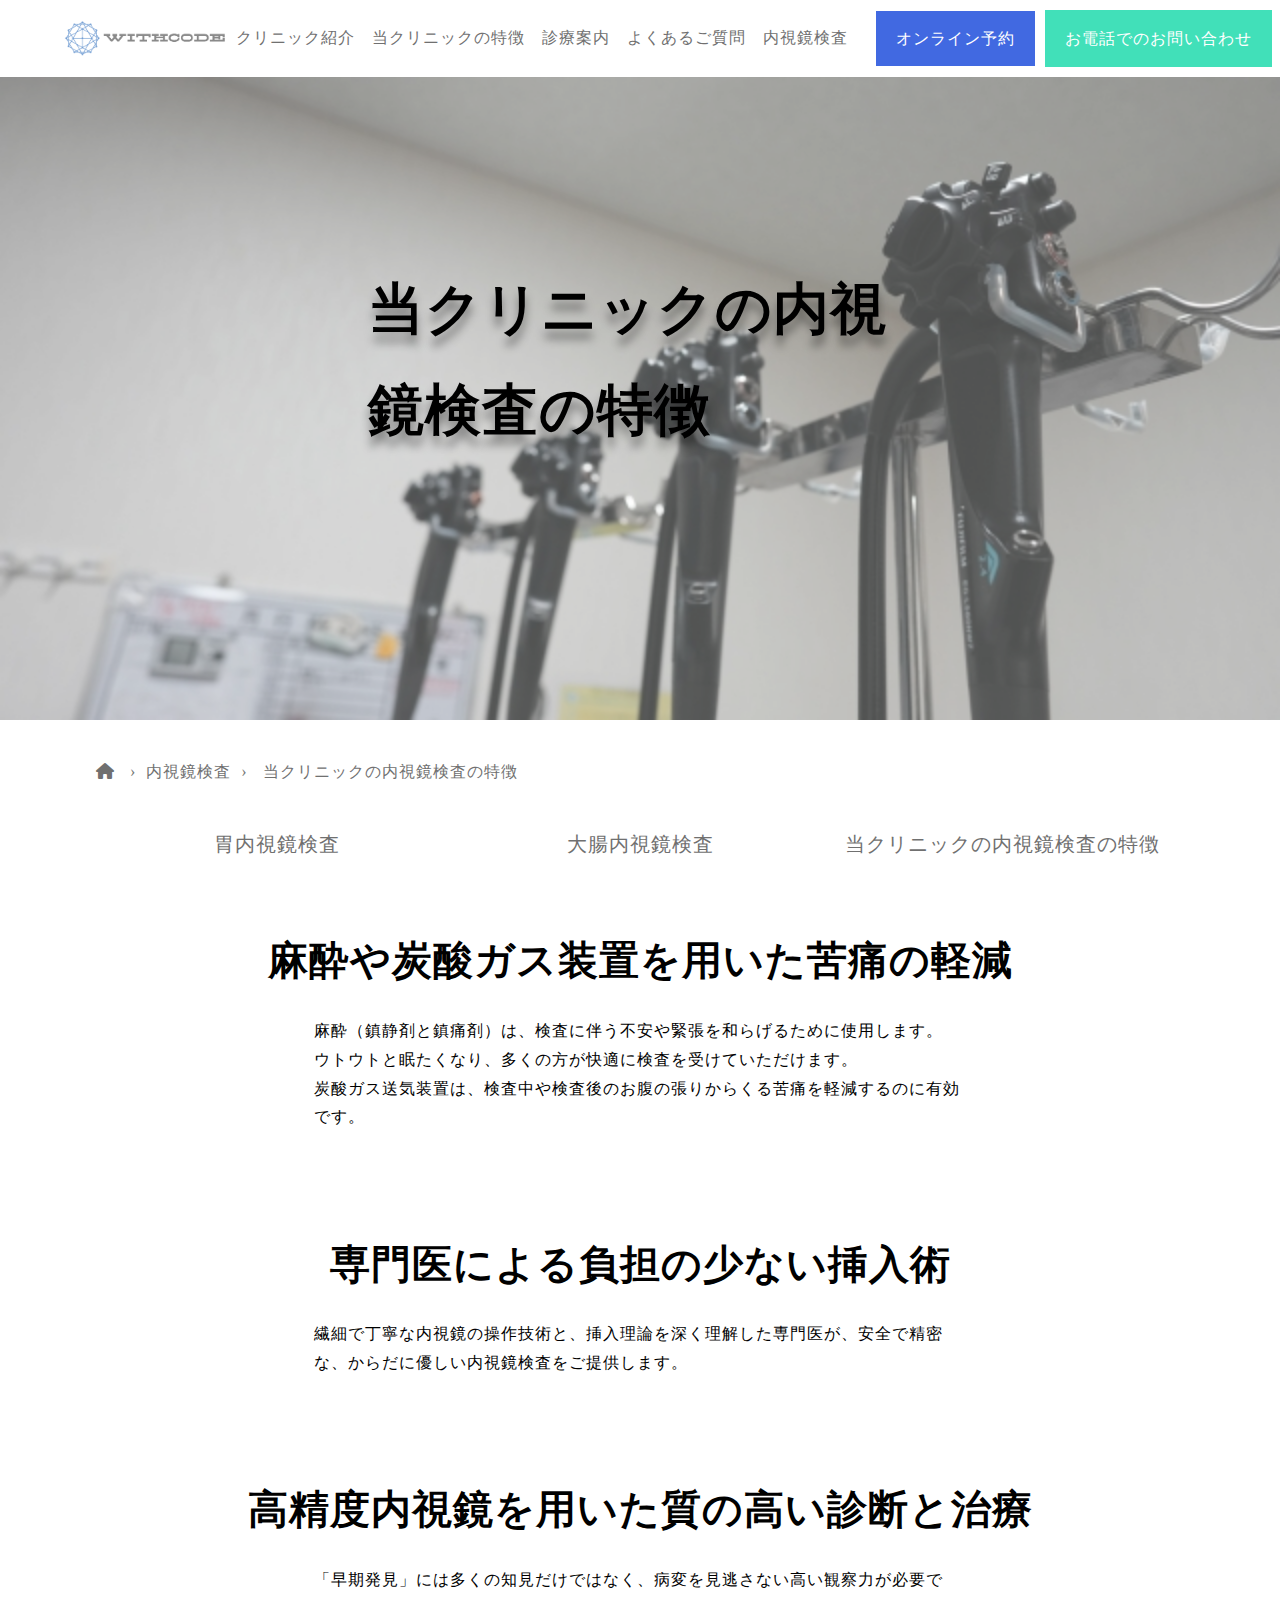
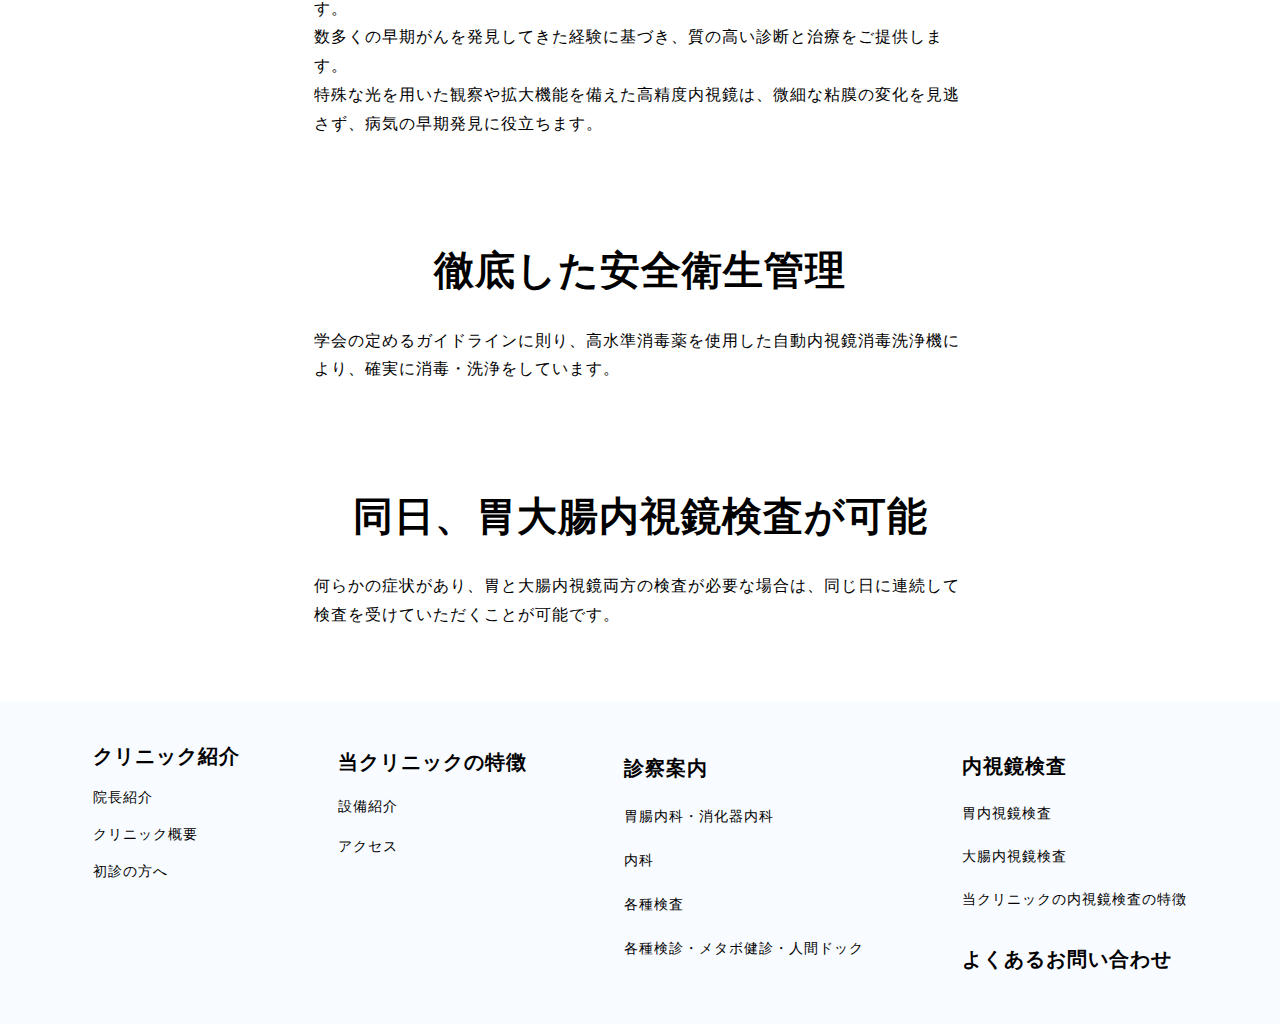
<file: scope-3.html>
<!DOCTYPE html>
<html>

<head>
  <meta charset="UTF-8">
  <title>WithCode -HP①-</title>
  <meta name="description" content="WithCodeのHP①の課題です。">
  <meta name="keywords" content="IT,プログラミング,フリーランス,副業">
  <meta name="viewport" content="width=device-width, initial-scale=1.0">
  <!-- OGP -->
  <meta property="og:url" content="本番環境URL">
  <meta property="og:type" content="website">
  <meta property="og:title" content="WithCode -HP①-">
  <meta property="og:description" content="WithCodeのHP①の課題です。">
  <meta property="og:site_name" content="HP①">
  <meta property="og:image" content="本番環境URL/img/logo.png"> <!-- ICON -->
  <link rel="icon" href="favicon.ico">
  <link rel="apple-touch-icon" sizes="180×180" href="本番環境URL/img/logo.png">
  <!-- CSS-外部 -->
  <link rel="preconnect" href="https://fonts.googleapis.com">
  <link rel="preconnect" href="https://fonts.gstatic.com" crossorigin>
  <link href="https://fonts.googleapis.com/css2?family=Noto+Sans+JP:wght@400;500;700&display=swap" rel="stylesheet">
  <link rel="stylesheet" href="https://cdnjs.cloudflare.com/ajax/libs/font-awesome/6.1.1/css/all.min.css">
  <!-- CSS-内部 -->
  <link rel="stylesheet" type="text/css" href="css/reset.css">
  <link rel="stylesheet" type="text/css" href="css/common-main.css">
  <link rel="stylesheet" type="text/css" href="css/common-sub.css">
  <link rel="stylesheet" type="text/css" href="css/scope.css">
</head>

<body>
  <header class="header" id="header">
    <div class="header-wrap">
      <div class="header-wrap__logo">
        <a href="/">
          <img src="img/c-logo.png" alt="ロゴ画像">
        </a>
      </div>
      <nav class="header-wrap__nav">
        <ul class="header-wrap__nav__list">
          <li class="header-wrap__nav__list__item">
            <a href="intro.html">クリニック紹介</a>
          </li>
          <li class="header-wrap__nav__list__item">
            <a href="fea.html">当クリニックの特徴</a>
          </li>
          <li class="header-wrap__nav__list__item">
            <a href="guide.html">診療案内</a>
          </li>
          <li class="header-wrap__nav__list__item">
            <a href="faq.html">よくあるご質問</a>
          </li>
          <li class="header-wrap__nav__list__item">
            <a href="scope.html">内視鏡検査</a>
          </li>
        </ul>
      </nav>
      <nav class="header-wrap__res">
        <ul class="header-wrap__res__list">
          <li class="header-wrap__nav__res__item">
            <a href="/">オンライン予約</a>
          </li>
          <li class="header-wrap__nav__res__item_tel">
            <a href="/">お電話でのお問い合わせ</a>
          </li>
        </ul>
      </nav>
    </div>
  </header>
  <main>
    <section class="top" id="top">
      <div class="top-wrap">
        <div class="top-wrap__ttl">
          <h1>当クリニックの内視鏡検査の特徴</h1>
        </div>
      </div>
    </section>
    <section class="breadcrumb" id="breadcrumb">
      <div class="breadcrumb-wrap __inner">
        <nav class="breadcrumb-wrap__nav">
          <ol class="breadcrumb-wrap__nav__list">
            <li class="breadcrumb-wrap__nav__list__item">
              <a href="/"><i class="fa-solid fa-house"></i></a>
            </li>
            <li class="breadcrumb-wrap__nav__list__item">
              <a href="#">内視鏡検査</a>
            </li>
            <li class="breadcrumb-wrap__nav__list__item">
              <a href="scope-3.html">当クリニックの内視鏡検査の特徴</a>
            </li>
          </ol>
        </nav>
      </div>
    </section>
    <section class="tab" id="tab">
      <div class="tab-wrap __inner">
        <nav class="tab-wrap__nav">
          <ul class="tab-wrap__nav__list">
            <li class="tab-wrap__nav__list__item">
              <a href="scope.html">
                胃内視鏡検査
              </a>
            </li>
            <li class="tab-wrap__nav__list__item">
              <a href="scope-2.html">
                大腸内視鏡検査
              </a>
            </li>
            <li class="tab-wrap__nav__list__item">
              <a href="scope-3.html">
                当クリニックの内視鏡検査の特徴
              </a>
            </li>
          </ul>
        </nav>
      </div>
    </section>
    <section class="reduce" id="reduce">
      <div class="reduce-wrap __inner">
        <div class="reduce-wrap__ttl">
          <h2 class="ttl">
            麻酔や炭酸ガス装置を用いた苦痛の軽減
          </h2>
        </div>
        <div class="reduce-wrap__txt">
          <p>麻酔（鎮静剤と鎮痛剤）は、検査に伴う不安や緊張を和らげるために使用します。<br>
          ウトウトと眠たくなり、多くの方が快適に検査を受けていただけます。<br>
          炭酸ガス送気装置は、検査中や検査後のお腹の張りからくる苦痛を軽減するのに有効です。</p>
        </div>
      </div>
    </section>
    <section class="reduce" id="reduce">
      <div class="reduce-wrap __inner">
        <div class="reduce-wrap__ttl">
          <h2 class="ttl">
            専門医による負担の少ない挿入術
          </h2>
        </div>
        <div class="reduce-wrap__txt">
          <p>繊細で丁寧な内視鏡の操作技術と、挿入理論を深く理解した専門医が、安全で精密な、からだに優しい内視鏡検査をご提供します。</p>
        </div>
      </div>
    </section>
    <section class="reduce" id="reduce">
      <div class="reduce-wrap __inner">
        <div class="reduce-wrap__ttl">
          <h2 class="ttl">
            高精度内視鏡を用いた質の高い診断と治療
          </h2>
        </div>
        <div class="reduce-wrap__txt">
          <p>「早期発見」には多くの知見だけではなく、病変を見逃さない高い観察力が必要です。<br>
          数多くの早期がんを発見してきた経験に基づき、質の高い診断と治療をご提供します。<br>
          特殊な光を用いた観察や拡大機能を備えた高精度内視鏡は、微細な粘膜の変化を見逃さず、病気の早期発見に役立ちます。</p>
        </div>
      </div>
    </section>
    <section class="reduce" id="reduce">
      <div class="reduce-wrap __inner">
        <div class="reduce-wrap__ttl">
          <h2 class="ttl">
            徹底した安全衛生管理
          </h2>
        </div>
        <div class="reduce-wrap__txt">
          <p>学会の定めるガイドラインに則り、高水準消毒薬を使用した自動内視鏡消毒洗浄機により、確実に消毒・洗浄をしています。</p>
        </div>
      </div>
    </section>
    <section class="reduce" id="reduce">
      <div class="reduce-wrap __inner">
        <div class="reduce-wrap__ttl">
          <h2 class="ttl">
            同日、胃大腸内視鏡検査が可能
          </h2>
        </div>
        <div class="reduce-wrap__txt">
          <p>何らかの症状があり、胃と大腸内視鏡両方の検査が必要な場合は、同じ日に連続して検査を受けていただくことが可能です。</p>
        </div>
      </div>
    </section>
    <footer class="footer" id="footer">
      <div class="footer-wrap">
        <ul class="footer-wrap__list">
          <li class="footer-wrap__list__item">
            <a href="intro.html">
              クリニック紹介
            </a>
            <ul class="footer-wrap__list__item__sub">
              <li class="footer-wrap__list__item__sub__item">
                <a href="intro.html">
                  院長紹介
                </a>
              </li>
              <li class="footer-wrap__list__item__sub__item">
                <a href="intro-2.html">
                  クリニック概要
                </a>
              </li>
              <li class="footer-wrap__list__item__sub__item">
                <a href="intro-3.html">
                  初診の方へ
                </a>
              </li>
            </ul>
          </li>
        </ul>
        <ul class="footer-wrap__list">
          <li class="footer-wrap__list__item">
            <a href="fea.html">
              当クリニックの特徴
            </a>
            <ul class="footer-wrap__list__item__sub">
              <li class="footer-wrap__list__item__sub__item">
                <a href="fea.html#facil">
                  設備紹介
                </a>
              </li>
              <li class="footer-wrap__list__item__sub__item">
                <a href="fea.html#map">
                  アクセス
                </a>
              </li>
            </ul>
          </li>
        </ul>
        <ul class="footer-wrap__list">
          <li class="footer-wrap__list__item">
            <a href="guide.html">
              診察案内
            </a>
            <ul class="footer-wrap__list__item__sub">
              <li class="footer-wrap__list__item__sub__item">
                <a href="guide.html">
                  胃腸内科・消化器内科
                </a>
              </li>
              <li class="footer-wrap__list__item__sub__item">
                <a href="guide-2.html">
                  内科
                </a>
              </li>
              <li class="footer-wrap__list__item__sub__item">
                <a href="guide-3.html">
                  各種検査
                </a>
              </li>
              <li class="footer-wrap__list__item__sub__item">
                <a href="guide-4.html">
                  各種検診・メタボ健診・人間ドック
                </a>
              </li>
            </ul>
          </li>
        </ul>
        <ul class="footer-wrap__list">
          <li class="footer-wrap__list__item">
            <a href="intro.html">
              内視鏡検査
            </a>
            <ul class="footer-wrap__list__item__sub">
              <li class="footer-wrap__list__item__sub__item">
                <a href="scope.html">
                  胃内視鏡検査
                </a>
              </li>
              <li class="footer-wrap__list__item__sub__item">
                <a href="scope-2.html">
                  大腸内視鏡検査
                </a>
              </li>
              <li class="footer-wrap__list__item__sub__item">
                <a href="scope-3.html">
                  当クリニックの内視鏡検査の特徴
                </a>
              </li>
            </ul>
          </li>
          <li class="footer-wrap__list__item">
            <a href="faq.html">
              よくあるお問い合わせ
            </a>
          </li>
        </ul>
      </div>
    </footer>
</body>

</html>
</file>
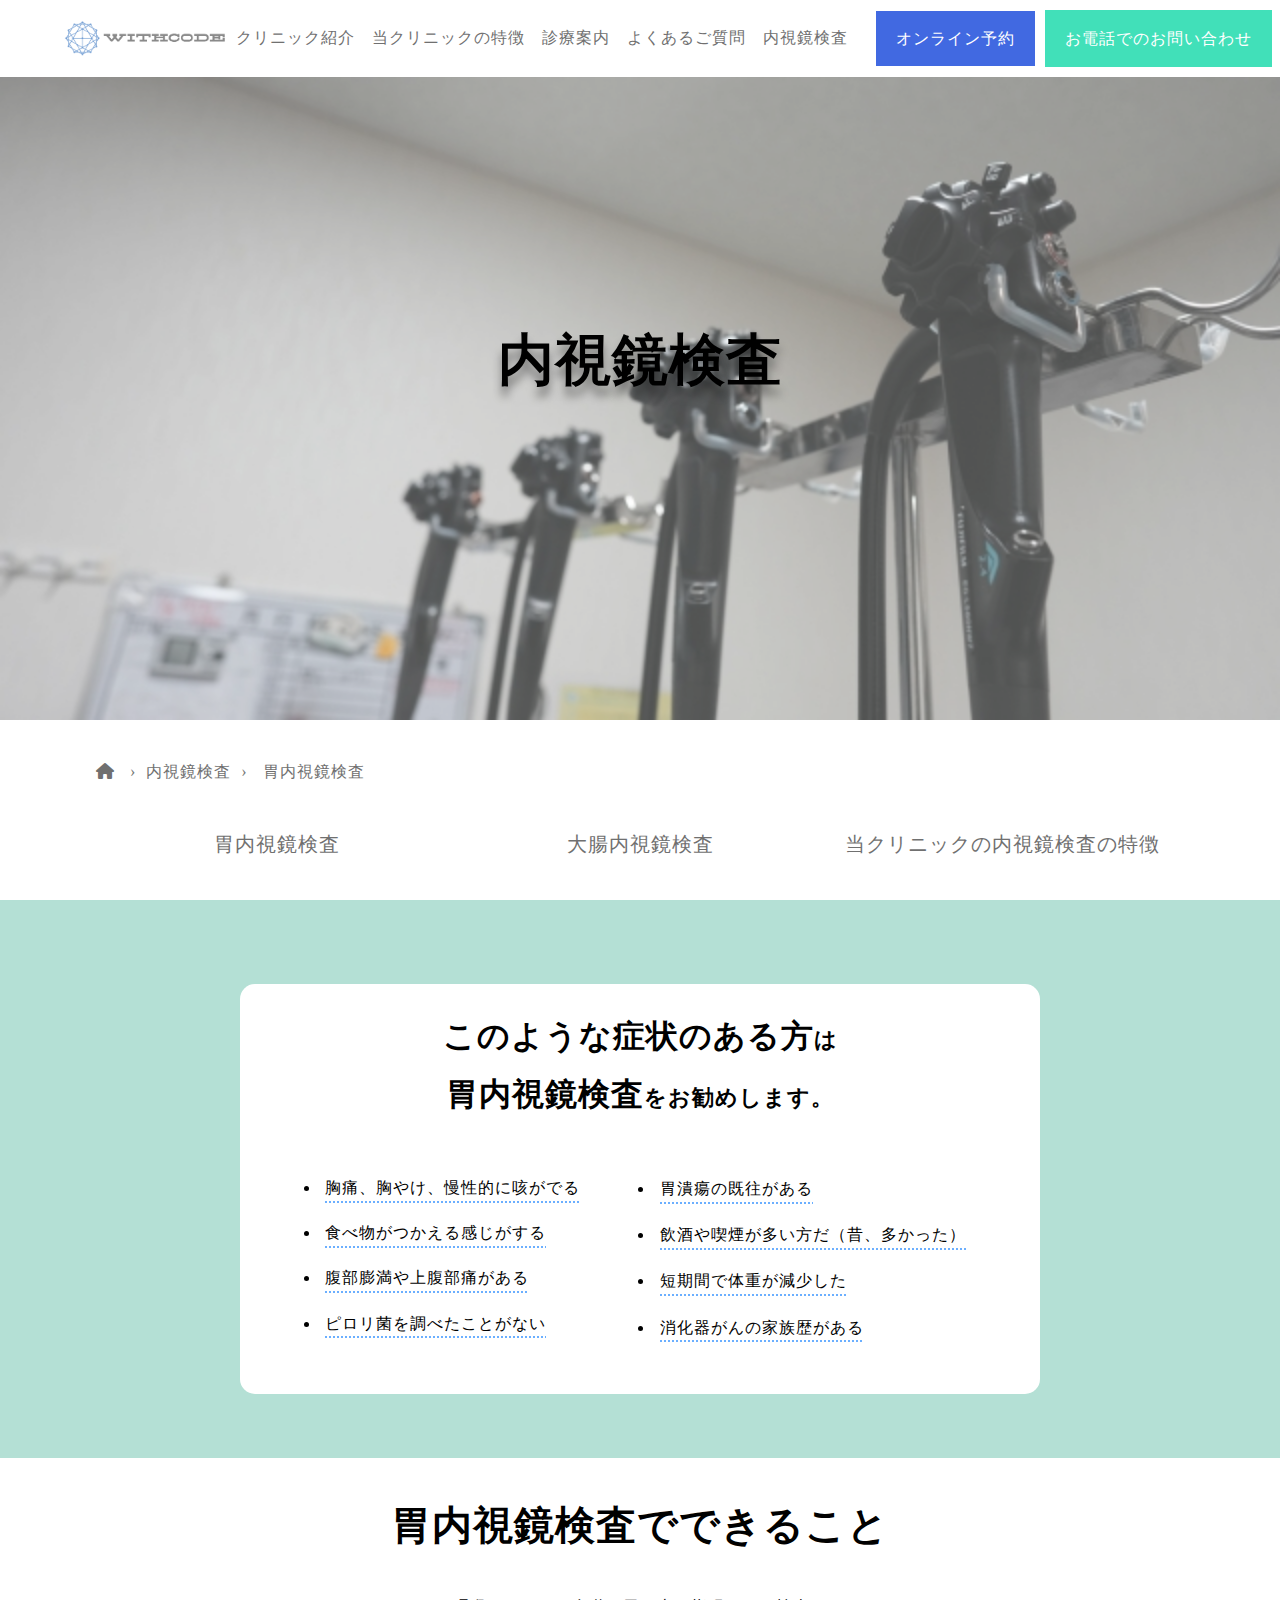
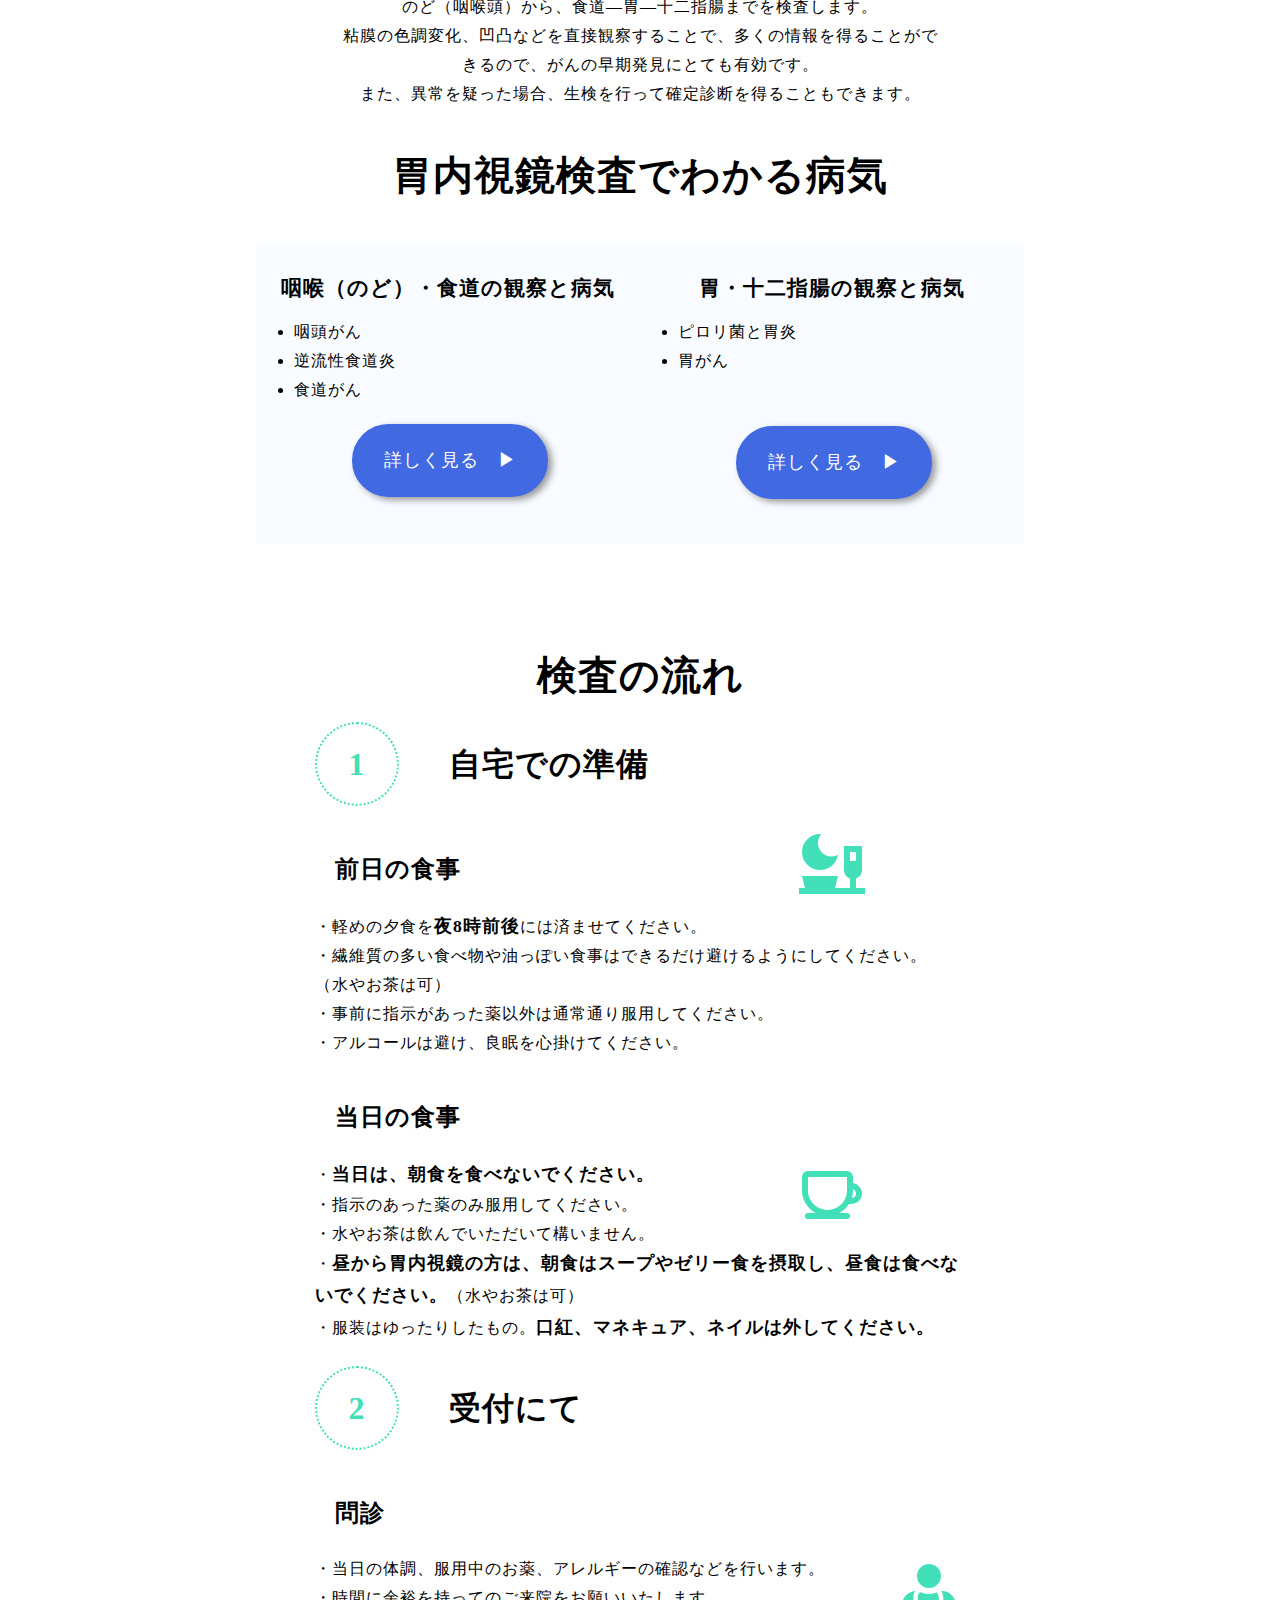
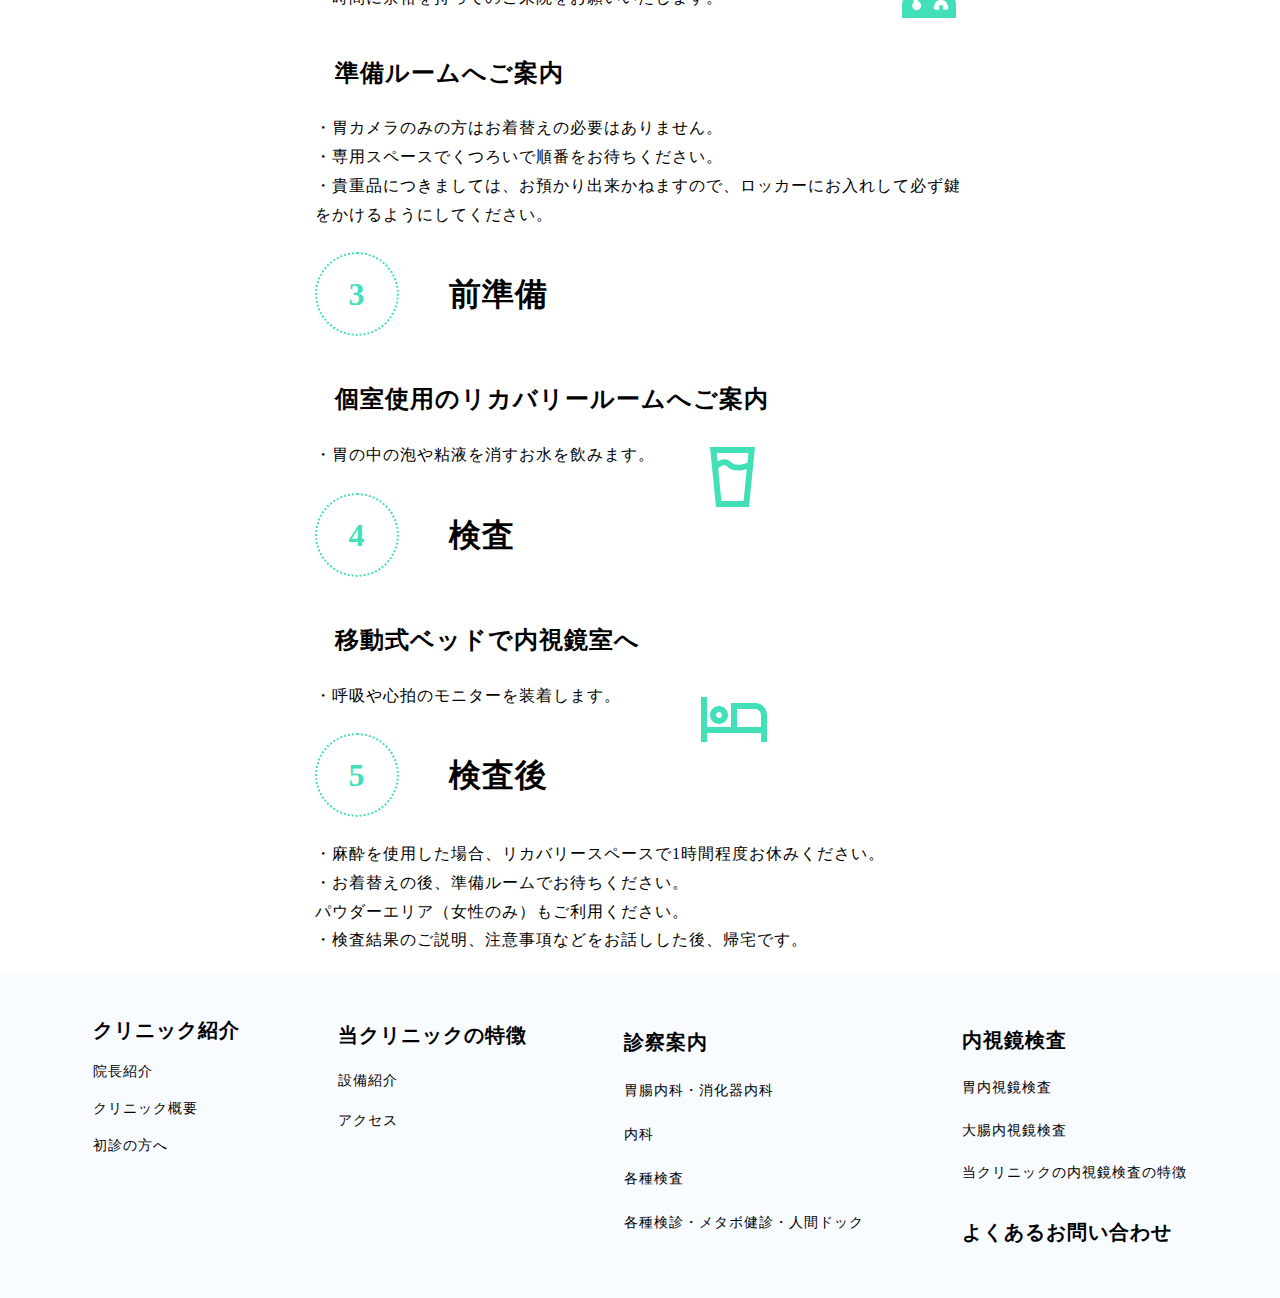
<file: scope.html>
<!DOCTYPE html>
<html>
  <head>
    <meta charset="UTF-8">
    <title>WithCode -HP①-</title>
    <meta name="description" content="WithCodeのHP①の課題です。">
    <meta name="keywords" content="IT,プログラミング,フリーランス,副業">
    <meta name="viewport" content="width=device-width, initial-scale=1.0">
    <!-- OGP -->
    <meta property="og:url" content="本番環境URL">
    <meta property="og:type" content="website">
    <meta property="og:title" content="WithCode -HP①-">
    <meta property="og:description" content="WithCodeのHP①の課題です。">
    <meta property="og:site_name" content="HP①">
    <meta property="og:image" content="本番環境URL/img/logo.png"> <!-- ICON -->
    <link rel="icon" href="favicon.ico">
    <link rel="apple-touch-icon" sizes="180×180" href="本番環境URL/img/logo.png">
    <!-- CSS-外部 -->
    <link rel="preconnect" href="https://fonts.googleapis.com">
    <link rel="preconnect" href="https://fonts.gstatic.com" crossorigin>
    <link href="https://fonts.googleapis.com/css2?family=Noto+Sans+JP:wght@400;500;700&display=swap" rel="stylesheet">
    <link rel="stylesheet" href="https://cdnjs.cloudflare.com/ajax/libs/font-awesome/6.1.1/css/all.min.css">
    <!-- CSS-内部 -->
    <link rel="stylesheet" type="text/css" href="css/reset.css">
    <link rel="stylesheet" type="text/css" href="css/common-main.css">
    <link rel="stylesheet" type="text/css" href="css/common-sub.css">
    <link rel="stylesheet" type="text/css" href="css/scope.css">
  </head>
  <body>
    <header class="header" id="header">
      <div class="header-wrap">
        <div class="header-wrap__logo">
          <a href="/">
            <img src="img/c-logo.png" alt="ロゴ画像">
          </a>
        </div>
        <nav class="header-wrap__nav">
          <ul class="header-wrap__nav__list">
            <li class="header-wrap__nav__list__item">
              <a href="intro.html">クリニック紹介</a>
            </li>
            <li class="header-wrap__nav__list__item">
              <a href="fea.html">当クリニックの特徴</a>
            </li>
            <li class="header-wrap__nav__list__item">
              <a href="guide.html">診療案内</a>
            </li>
            <li class="header-wrap__nav__list__item">
              <a href="faq.html">よくあるご質問</a>
            </li>
            <li class="header-wrap__nav__list__item">
              <a href="scope.html">内視鏡検査</a>
            </li>
          </ul>
        </nav>
        <nav class="header-wrap__res">
          <ul class="header-wrap__res__list">
            <li class="header-wrap__nav__res__item">
              <a href="/">オンライン予約</a>
            </li>
            <li class="header-wrap__nav__res__item_tel">
              <a href="/">お電話でのお問い合わせ</a>
            </li>
          </ul>
        </nav>
      </div>
    </header>
    <main>
      <section class="top" id="top">
        <div class="top-wrap">
          <div class="top-wrap__ttl">
            <h1>内視鏡検査</h1>
          </div>
        </div>
      </section>
      <section class="breadcrumb" id="breadcrumb">
        <div class="breadcrumb-wrap __inner">
          <nav class="breadcrumb-wrap__nav">
            <ol class="breadcrumb-wrap__nav__list">
              <li class="breadcrumb-wrap__nav__list__item">
                <a href="/"><i class="fa-solid fa-house"></i></a>
              </li>
              <li class="breadcrumb-wrap__nav__list__item">
                <a href="#">内視鏡検査</a>
              </li>
              <li class="breadcrumb-wrap__nav__list__item">
                <a href="#">胃内視鏡検査</a>
              </li>
            </ol>
          </nav>
        </div>
      </section>
      <section class="tab" id="tab">
        <div class="tab-wrap __inner">
          <nav class="tab-wrap__nav">
            <ul class="tab-wrap__nav__list">
              <li class="tab-wrap__nav__list__item">
                <a href="scope.html">
                  胃内視鏡検査
                </a>
              </li>
              <li class="tab-wrap__nav__list__item">
                <a href="scope-2.html">
                  大腸内視鏡検査
                </a>
              </li>
              <li class="tab-wrap__nav__list__item">
                <a href="scope-3.html">
                  当クリニックの内視鏡検査の特徴
                </a>
              </li>
            </ul>
          </nav>
        </div>
      </section>
      <section class="problem" id="problem">
        <div class="problem-wrap__inner">
          <div class="problem-wrap__block">
            <div class="problem-wrap__item__ttl">
              <h3><span>このような症状のある方</span>は<br>
              <span>胃内視鏡検査</span>をお勧めします。</h3>
            </div>
            <dv class="problem-wrap__block__list">
              <ul class="problem-wrap__block__list__left">
                <li class="problem-wrap__nav__list__item">
                  <p>胸痛、胸やけ、慢性的に咳がでる</p>
                </li>
                <li class="problem-wrap__nav__list__item">
                  <p>食べ物がつかえる感じがする</p>
                </li>
                <li class="problem-wrap__nav__list__item">
                  <p>腹部膨満や上腹部痛がある</p>
                </li>
                <li class="problem-wrap__nav__list__item">
                  <p>ピロリ菌を調べたことがない</p>
                </li>
              </ul>
              <ul class="problem-wrap__block__list__right">
                <li class="problem-wrap__nav__list__item">
                  <p>胃潰瘍の既往がある</p>
                </li>
                <li class="problem-wrap__nav__list__item">
                  <p>飲酒や喫煙が多い方だ（昔、多かった）</p>
                </li>
                <li class="problem-wrap__nav__list__item">
                  <p>短期間で体重が減少した</p>
                </li>
                <li class="problem-wrap__nav__list__item">
                  <p>消化器がんの家族歴がある</p>
                </li>
              </ul>
            </dv>
          </div>
      </section>
      <section class="can" id="can">
        <div class="can__inner">
          <div class="can-wrap__block">
            <div class="can-wrap__ttl">
              <h2 class="ttl">胃内視鏡検査でできること</h2>
              <p class="can-wrap__txt">
                のど（咽喉頭）から、食道―胃―十二指腸までを検査します。<br>
                粘膜の色調変化、凹凸などを直接観察することで、多くの情報を得ることができるので、がんの早期発見にとても有効です。<br>
                また、異常を疑った場合、生検を行って確定診断を得ることもできます。</p>
            </div>
          </div>
      </section>
      <section class="sick" id="sick">
        <div class="sick__inner">
          <div class="sick-wrap__block">
            <div class="sick-wrap__ttl">
              <h2 class="ttl">胃内視鏡検査でわかる病気</h2>
            </div>
            <div class="sick-wrap__block__list">
              <div class="sick-wrap__block__list__item">
                <div class="sick-wrap__ttl">
                  <h3 class="ttl-sub">咽喉（のど）・食道の観察と病気</h3>
                  <ul>
                    <li>
                      咽頭がん
                    </li>
                    <li>
                      逆流性食道炎
                    </li>
                    <li>
                      食道がん
                    </li>
                  </ul>
                  <div class="btn s-btn">
                    <a href="/">
                      詳しく見る　▶
                    </a>
                  </div>
                </div>
              </div>
              <div class="sick-wrap__block__list__item__right">
                <div class="sick-wrap__ttl">
                  <h3 class="ttl-sub">胃・十二指腸の観察と病気</h3>
                  <ul>
                    <li>
                      ピロリ菌と胃炎
                    </li>
                    <li>
                      胃がん
                    </li>
                  </ul>
                  <div class="btn s-btn">
                    <a href="/">
                      詳しく見る　▶
                    </a>
                  </div>
                </div>
              </div>
            </div>
          </div>
      </section>
      <section class="flow" id="flow">
        <div class="flow__inner">
          <div class="flow-wrap__ttl">
            <h2 class="ttl">検査の流れ</h2>
          </div>
          <div class="flow-wrap__inner">
            <div class="flow-wrap__block">
              <div class="flow-wrap__block__ttl">
                <h3><span>1</span>自宅での準備</h3>
              </div>
              <div class="flow-wrap__block__txt">
                <svg class="img-1" xmlns="http://www.w3.org/2000/svg" width="72" height="72" viewBox="0 0 24 24">
                  <path fill="currentColor"
                    d="M8.05 14q-2.5 0-4.275-1.75T2 8t1.775-4.25T8.075 2h.4q-.55.625-.85 1.4t-.3 1.6q0 1.875 1.313 3.188T11.824 9.5q.575 0 1.125-.137T14 8.95q-.35 2.2-2.025 3.625T8.05 14M18 11h2V8h-2zM1 22v-2h2q-.025-.075-.038-.137t-.037-.138L2 16h12l-.925 3.725q-.025.075-.038.138T13 20h5v-3.175q-.9-.325-1.45-1.1T16 14V6h6v8q0 .95-.55 1.725t-1.45 1.1V20h3v2z" />
                </svg>
                <h4>前日の食事</h4>
                <p>
                  ・軽めの夕食を<span>夜8時前後</span>には済ませてください。<br>
                  
                  ・繊維質の多い食べ物や油っぽい食事はできるだけ避けるようにしてください。<br>（水やお茶は可）<br>
                  ・事前に指示があった薬以外は通常通り服用してください。<br>
                  ・アルコールは避け、良眠を心掛けてください。
                </p>
              </div>
              <div class="flow-wrap__block__txt">
                
                <h4>当日の食事</h4>
                <p>
                  <svg class="img-1" xmlns="http://www.w3.org/2000/svg" width="72" height="72" viewBox="0 0 24 24">
                    <g fill="none" fill-rule="evenodd">
                      <path
                        d="m12.593 23.258l-.011.002l-.071.035l-.02.004l-.014-.004l-.071-.035q-.016-.005-.024.005l-.004.01l-.017.428l.005.02l.01.013l.104.074l.015.004l.012-.004l.104-.074l.012-.016l.004-.017l-.017-.427q-.004-.016-.017-.018m.265-.113l-.013.002l-.185.093l-.01.01l-.003.011l.018.43l.005.012l.008.007l.201.093q.019.005.029-.008l.004-.014l-.034-.614q-.005-.018-.02-.022m-.715.002a.02.02 0 0 0-.027.006l-.006.014l-.034.614q.001.018.017.024l.015-.002l.201-.093l.01-.008l.004-.011l.017-.43l-.003-.012l-.01-.01z" />
                      <path fill="currentColor" fill-rule="nonzero"
                        d="M17 4a2 2 0 0 1 2 2v2.035A3.5 3.5 0 0 1 18.5 15h-.788a8.54 8.54 0 0 1-3.208 3H17a1 1 0 1 1 0 2H4a1 1 0 1 1 0-2h2.496A8.5 8.5 0 0 1 2 10.5V6a2 2 0 0 1 2-2zm0 2H4v4.5l.004.233a6.5 6.5 0 0 0 12.992 0L17 10.5zm2 4.085v.415c0 .868-.13 1.706-.372 2.495a1.5 1.5 0 0 0 .503-2.856z" />
                    </g>
                  </svg>
                  ・<span>当日は、朝食を食べないでください。</span><br>
                  ・指示のあった薬のみ服用してください。<br>
                  ・水やお茶は飲んでいただいて構いません。<br>
                  ・<span>昼から胃内視鏡の方は、朝食はスープやゼリー食を摂取し、昼食は食べないでください。</span>（水やお茶は可）<br>
                  ・服装はゆったりしたもの。<span>口紅、マネキュア、ネイルは外してください。</span>
                </p>
              </div>
            </div>
            <div class="flow-wrap__block">
              <div class="flow-wrap__block__ttl">
                <h3><span>2</span>受付にて</h3>
              </div>
              <div class="flow-wrap__block__txt">
                <h4>問診</h4>
                <svg class="img-y" xmlns="http://www.w3.org/2000/svg" width="72" height="72" viewBox="0 0 24 24">
                  <path fill="currentColor"
                    d="M12 11a4 4 0 1 0 0-8a4 4 0 0 0 0 8m-3.38 1.922l.374-.549a7 7 0 0 0 2.895.627h.223a7 7 0 0 0 2.505-.464l.263.386c.122.18.245.53.327.973c.08.427.102.832.087 1.055a.8.8 0 0 0 .04.3h-.378a.76.76 0 0 0-.688.439l-.691 1.48a.76.76 0 0 0 .689 1.081H15.4v-1.5h1.25v1.5h1.084a.76.76 0 0 0 .689-1.081l-.69-1.48a.76.76 0 0 0-.69-.439h-.293a.8.8 0 0 0 .04-.2c.026-.378-.012-.912-.108-1.43c-.093-.502-.262-1.101-.562-1.542l-.049-.072a2 2 0 0 1 .152-.006A4.777 4.777 0 0 1 21 16.777V21H3v-4.223c0-2.52 1.95-4.584 4.424-4.764l-.044.065c-.591.869-.681 1.946-.608 2.81c.025.297.07.59.132.866a1.5 1.5 0 1 0 1.47-.302a5 5 0 0 1-.108-.69c-.06-.706.04-1.379.354-1.84" />
                </svg>
                <p>
                  ・当日の体調、服用中のお薬、アレルギーの確認などを行います。<br>
                  ・時間に余裕を持ってのご来院をお願いいたします。
                </p>
              </div>
              <div class="flow-wrap__block__txt">
                <h4>準備ルームへご案内</h4>
                <p>
                  ・胃カメラのみの方はお着替えの必要はありません。<br>
                  ・専用スペースでくつろいで順番をお待ちください。<br>
                  ・貴重品につきましては、お預かり出来かねますので、ロッカーにお入れして必ず鍵をかけるようにしてください。
                </p>
              </div>
            </div>
            <div class="flow-wrap__block">
              <div class="flow-wrap__block__ttl">
                <h3><span>3</span>前準備</h3>
              </div>
              <div class="flow-wrap__block__txt">
                <h4>個室使用のリカバリールームへご案内</h4>
                <svg  class="img-2"  xmlns="http://www.w3.org/2000/svg" width="72" height="72" viewBox="0 0 24 24">
                  <path fill="currentColor"
                    d="m4 2l2 20h11l2-20zm2.2 2h10.6l-.3 3.23c-3.32 1.27-4.65.44-5.12.08c-.25-.19-.61-.62-1.27-.92c-.66-.31-1.56-.39-2.61-.07c-.41.11-.73.29-1 .47zm2.66 4.11c.19 0 .3.04.41.09c.23.1.44.35.9.7c.86.66 2.86 1.46 6.09.51L15.2 20H7.8L6.71 9.06c.05-.06.2-.17.46-.35c.33-.21.74-.43.83-.46h.03c.38-.11.64-.15.83-.14" />
                </svg>
                <p>
                  ・胃の中の泡や粘液を消すお水を飲みます。
                </p>
              </div>
            </div>
            <div class="flow-wrap__block">
              <div class="flow-wrap__block__ttl">
                <h3><span>4</span>検査</h3>
              </div>
              <div class="flow-wrap__block__txt">
                
                <h4>移動式ベッドで内視鏡室へ</h4>
                <svg class="img-2" xmlns="http://www.w3.org/2000/svg" width="72" height="72" viewBox="0 0 24 24">
                  <path fill="currentColor"
                    d="M7 14c1.66 0 3-1.34 3-3S8.66 8 7 8s-3 1.34-3 3s1.34 3 3 3m0-4c.55 0 1 .45 1 1s-.45 1-1 1s-1-.45-1-1s.45-1 1-1m12-3h-8v8H3V5H1v15h2v-3h18v3h2v-9c0-2.21-1.79-4-4-4m2 8h-8V9h6c1.1 0 2 .9 2 2Z" />
                </svg>
                <p>
                  ・呼吸や心拍のモニターを装着します。
                </p>
              </div>
            </div>
            <div class="flow-wrap__block">
              <div class="flow-wrap__block__ttl">
                <h3><span>5</span>検査後</h3>
              </div>
              <div class="flow-wrap__block__txt">
                <p>
                  ・麻酔を使用した場合、リカバリースペースで1時間程度お休みください。<br>
                  ・お着替えの後、準備ルームでお待ちください。<br>
                  パウダーエリア（女性のみ）もご利用ください。<br>
                  ・検査結果のご説明、注意事項などをお話しした後、帰宅です。
                </p>
              </div>
            </div>
          </div>
        </div>
      </section>
      <footer class="footer" id="footer">
        <div class="footer-wrap">
          <ul class="footer-wrap__list">
            <li class="footer-wrap__list__item">
              <a href="intro.html">
                クリニック紹介
              </a>
              <ul class="footer-wrap__list__item__sub">
                <li class="footer-wrap__list__item__sub__item">
                  <a href="intro.html">
                    院長紹介
                  </a>
                </li>
                <li class="footer-wrap__list__item__sub__item">
                  <a href="intro-2.html">
                    クリニック概要
                  </a>
                </li>
                <li class="footer-wrap__list__item__sub__item">
                  <a href="intro-3.html">
                    初診の方へ
                  </a>
                </li>
              </ul>
            </li>
          </ul>
          <ul class="footer-wrap__list">
            <li class="footer-wrap__list__item">
              <a href="fea.html">
                当クリニックの特徴
              </a>
              <ul class="footer-wrap__list__item__sub">
                <li class="footer-wrap__list__item__sub__item">
                  <a href="fea.html#facil">
                    設備紹介
                  </a>
                </li>
                <li class="footer-wrap__list__item__sub__item">
                  <a href="fea.html#map">
                    アクセス
                  </a>
                </li>
              </ul>
            </li>
          </ul>
          <ul class="footer-wrap__list">
            <li class="footer-wrap__list__item">
              <a href="guide.html">
                診察案内
              </a>
              <ul class="footer-wrap__list__item__sub">
                <li class="footer-wrap__list__item__sub__item">
                  <a href="guide.html">
                    胃腸内科・消化器内科
                  </a>
                </li>
                <li class="footer-wrap__list__item__sub__item">
                  <a href="guide-2.html">
                    内科
                  </a>
                </li>
                <li class="footer-wrap__list__item__sub__item">
                  <a href="guide-3.html">
                    各種検査
                  </a>
                </li>
                <li class="footer-wrap__list__item__sub__item">
                  <a href="guide-4.html">
                    各種検診・メタボ健診・人間ドック
                  </a>
                </li>
              </ul>
            </li>
          </ul>
          <ul class="footer-wrap__list">
            <li class="footer-wrap__list__item">
              <a href="intro.html">
                内視鏡検査
              </a>
              <ul class="footer-wrap__list__item__sub">
                <li class="footer-wrap__list__item__sub__item">
                  <a href="scope.html">
                    胃内視鏡検査
                  </a>
                </li>
                <li class="footer-wrap__list__item__sub__item">
                  <a href="scope-2.html">
                    大腸内視鏡検査
                  </a>
                </li>
                <li class="footer-wrap__list__item__sub__item">
                  <a href="scope-3.html">
                    当クリニックの内視鏡検査の特徴
                  </a>
                </li>
              </ul>
            </li>
            <li class="footer-wrap__list__item">
              <a href="faq.html">
                よくあるお問い合わせ
              </a>
            </li>
          </ul>
        </div>
      </footer>
  </body>
</html>
</file>
<file: css/common-main.css>
@charset "UTF-8";
html {
  font-size: 100%;
}

body {
  line-height: 1.8;
  letter-spacing: 1px;
  word-break: break-all;
  background-color: #fff;
  color: #000000;
}

.header-wrap {
  position: fixed;
  width: 100%;
  display: flex;
  align-items: center;
  background-color: #fff;
  z-index: 2;
}

.header-wrap__logo {
  width: 13%;
  padding-left: 5%;
}

.header-wrap__logo a {
  transition: all 0.3s;
}

.header-wrap__logo a:hover {
  opacity: 0.7;
}

.header-wrap__logo a img {
  display: block;
  width: 100%;
  height: 100%;
}

.header-wrap__nav {
  width: 50%;
}

.header-wrap__nav__list {
  display: flex;
  justify-content: space-around;
  align-items: center;
}

.header-wrap__nav__list__item a {
  position: relative;
  text-decoration: unset;
  color: #707070;
  font-weight: 500;
}

.header-wrap__nav__list__item a::after {
  position: absolute;
  left: 0;
  content: "";
  width: 100%;
  height: 5px;
  background-color: #6BAFFF;
  bottom: 2px;
  opacity: 0;
  visibility: hidden;
  transition: all 0.3s;
}

.header-wrap__nav__list__item a:hover::after {
  visibility: visible;
  bottom: -2.5px;
  opacity: 1;
  z-index: -1;
}

.header-wrap__res {
  width: 30%;
  margin: 10px 20px;
}

.header-wrap__res__list {
  display: flex;
  align-items: center;
}

.header-wrap__res a {
  position: relative;
  text-decoration: unset;
  white-space: nowrap;
  display: block;
  color: #fff;
  font-weight: 500;
  line-height: 1.5;
  background-color: #4169E1;
  padding: 10% 20px;
  transition: all 0.3s;
}

.header-wrap__nav__res__item_tel a{
  background-color: #41E0B9;
  padding: 7% 20px;
  margin-left: 10px;
}

.header-wrap__res a:hover {
  opacity: 0.7;
}

.header-wrap__res a img {
  display: block;
  width: 100%;
  height: 100%;
}

.__inner {
  max-width: 1400px;
  width: 85%;
  margin: 0 auto;
  padding: 3% 0;
}


.ttl {
  position: relative;
  font-size: 2.5rem;
  font-weight: 700;
  line-height: 1.15;}

.btn {
  width: 17.5rem;
  margin-top: 2rem;
}
  
.btn a {
  display: block;
  width: 100%;
  text-decoration: unset;
  text-align: center;
  cursor: pointer;
  font-size: 1.15rem;
  font-weight: 500;
  background-color: #4169E1;
  border: solid 2.5px #4169E1;
  border-radius: 50px;
  color: #fff;
  line-height: 3.75;
  box-shadow: 4px 3px 7px rgb(0 0 0 / 40%);
  transition: all 0.3s;
}

.btn a:hover {
  background-color: #fff;
  color: #4169E1;
  border: solid 2.5px #4169E1;
}

.footer {
  background-color: #F8FBFF;
  padding: 1.5% 3.5%;
}

.footer-wrap {
  display: flex;
  justify-content: space-around;
  max-width: 1400px;
  width: 100%;
  margin: 0 auto;
}

.footer-wrap__list__item {
  margin: 12.5% 0;
  list-style: none;
  font-size: 1.25rem;
  font-weight: bold;
}

.footer-wrap__list__item a {
  text-decoration: none;
  transition: 0.3s all;
  color: #000000;
}

.footer-wrap__list__item a:hover {
  opacity: 0.7;
}

.footer-wrap__list__item__sub {
  list-style: none;
}

.footer-wrap__list__item__sub__item {
  margin: 7.5% 0;
  font-size: 0.9rem;
  font-weight: normal;
}
</file>
<file: css/common-sub.css>
@charset "UTF-8";
.top::after {
  position: absolute;
  content: "";
  width: 100%;
  height: 100%;
  top: 0;
  z-index: -1;
  background-color: rgb(255 255 255 / 30%);
}

.top-wrap {
  position: relative;
  max-width: 1400px;
  width: 85%;
  height: 80vh;
  margin: 0 auto;
}

.top-wrap__ttl {
  position: absolute;
  top: 50%;
  left: 50%;
  transform: translateY(-50%) translateX(-50%);
}

.top-wrap__ttl h1 {
  color: #000000;
  font-size: 3.5rem;
  text-shadow: 0px 10px 10px rgb(0 0 0 / 40%);
}

.breadcrumb-wrap {
  padding-bottom: 0;
}

.breadcrumb-wrap__nav__list {
  display: flex;
  flex-wrap: wrap;
  list-style: none;
}

.breadcrumb-wrap__nav__list__item:nth-of-type(1)::after {
  content: "›";
  margin: 0 10px;
  color: #777;
}

.breadcrumb-wrap__nav__list__item a {
  color: #707070;
  text-decoration: none;
}

.tab-wrap__nav__list {
  display: flex;
  justify-content: space-between;
}

.tab-wrap__nav__list__item {
  width: 34%;
  text-align: center;
  list-style: none;
}

.tab-wrap__nav__list__item a {
  position: relative;
  text-decoration: unset;
  color: #707070;
  font-weight: 500;
  font-size: 1.25rem;
}

.tab-wrap__nav__list__item a::after {
  position: absolute;
  left: 0;
  content: "";
  width: 100%;
  height: 5px;
  background-color: #6BAFFF;
  bottom: 2px;
  opacity: 0;
  visibility: hidden;
  transition: all 0.3s;
}

.tab-wrap__nav__list__item a:hover::after {
  visibility: visible;
  bottom: -2.5px;
  opacity: 1;
  z-index: -1;
}
</file>
<file: css/faq.css>
@charset "UTF-8";
.top {
  background-image: url("../img/n-fv__bg.jpg");
  background-size: cover;
  background-position: 50%;
  position: relative;
  z-index: 0;
}



.top::after {
  position: absolute;
  content: "";
  width: 100%;
  height: 100%;
  top: 0;
  z-index: -1;
  background: linear-gradient(90deg,
      rgba(255, 255, 255, 0) 0%,
      rgba(255, 255, 255, 0.75) 60%);
}

.faq-wrap__ttl{
  margin-top: 2.5%;
  text-align: center;
}

#faq-1, #faq-2,#faq-3,#faq-4{
  background-color: #B4E0D5;
  margin: 5% 0;
}

.faq-wrap__body {
  display: flex;
  justify-content: space-between;
  margin-top: 3.5%;
}

.faq-wrap__body__list {
  width: 80%;
  margin: 0 auto;
}

.faq-wrap__body__list__item {
  position: relative;
  margin: 1.5%;
  background-color: #fff;
  border-radius: 1rem;
  padding: 1.75% 3.5%;
  list-style: none;
}

.faq-wrap__body__list__item__tog {
  display: none;
}

.faq-wrap__body__list__item__tog:checked
+ .faq-wrap__body__list__item__ttl
+ .faq-wrap__body__list__item__con {
  max-height: 500px;
  transition: all 1.5s;
}

.faq-wrap__body__list__item__tog:checked
+.faq-wrap__body__list__item__ttl::before {
  transform: rotate(90deg);
}

.faq-wrap__body__list__item__ttl,
.faq-wrap__body__list__item__con {
  transform: translate(0);
  transition: all 0.3s;
}

.faq-wrap__body__list__item__ttl {
  display: block;
  font-weight: 500;
}

.faq-wrap__body__list__item__ttl::after,
.faq-wrap__body__list__item__ttl::before {
  content: "";
  position: absolute;
  right: 0.35rem;
  top: 0.35rem;
  width: 2.5px;
  height: 17.5px;
  background-color: #41E0B9;
  transition: all 0.3s;
}

.faq-wrap__body__list__item__ttl::after {
  transform: rotate(90deg);
}

.faq-wrap__body__list__item__con {
  max-height: 0;
  overflow: hidden;
}

.faq-wrap__body__list__item__con p {
  padding: 1% 0 1%;
  font-weight: 500;
}

.faq-wrap__body__list__item__ttl span{
  font-size: 1.25rem;
}
</file>
<file: css/fea.css>
@charset "UTF-8";

.top {
  background-image: url("../img/f-fv__bg.jpg");
  background-size: cover;
  background-position: 50%;
  position: relative;
  z-index: 0;
}

.fea-wrap__body__block {
  margin-top: 2%;
  display: flex;
  justify-content: space-between;
  align-items: center;
  text-align: center;
  padding: 3.5%;
  border-radius: 15px;
}

.fea-wrap__body__block:nth-of-type(1) {
  flex-flow: row-reverse;
}

.fea-wrap__body__block__img {
  width: 45%;
  aspect-ratio: 4 / 3;
}


.fea-wrap__body__block__img img {
  display: block;
  width: 100%;
  height: 100%;
  object-fit: cover;
  border-radius: 15px;
}

.fea-wrap__body__block__txt {
  width: 45%;
}

.fea-wrap__body__block__txt span {
  font-size: 2.5rem;
  font-weight: 700;
  color: #4169E1;
}

.fea-wrap__body__block__txt h3 {
  font-size: 1.75rem;
  line-height: 1.5;
  font-weight: bold;
  margin: 3% 0;
}

.fea-wrap__body__block__txt p {
  margin-top: 1.5%;
  line-height: 2;
  display: inline-block;
  text-align: left;
}


.facil {
  background-image: url("../img/i-intro1__2.jpg");
  background-size: cover;
  background-position: 100%;
  position: relative;
  height: 30vh;
  margin: 0 auto;
  z-index: 0;
}

.facil::after {
  position: absolute;
  content: "";
  width: 100%;
  height: 100%;
  top: 0;
  z-index: -1;
  background-color: rgb(255 255 255 / 30%);
}

.f-btn {
  padding-top: 5%;
  margin: auto;
  width: 17rem;
}

.map-wrap {
  display: block;
  width: 100%;
  text-align: center;
  display: flex;
  flex-direction: column;
}

.map-wrap__ttl{
  padding: 3% 0;
  margin-top: 3%;
  text-decoration: underline 5px #4169E1;
    font-size: 2.25rem;
    text-underline-offset: 15px;
}

.map-wrap iframe{
  margin: auto;
}

.access-wrap__adress{
  text-align: left;
  padding: 2% 21%;
  text-wrap: nowrap;
}

.access-wrap__adress span{
  font-size: 1.5rem;
  font-weight: bold;
  padding-right: 3%;
}

.access-wrap__adress p{
  font-size: 1.25rem;
}
</file>
<file: css/guide.css>
@charset "UTF-8";
.top {
  background-image: url("../img/g-fv__bg.jpg");
  background-size: cover;
  background-position: 50%;
  position: relative;
  z-index: 0;
}

.breadcrumb-wrap__nav__list__item:nth-of-type(3)::before {
  content: "›";
  margin: 0 10px;
  color: #777;
}

.problem{
  background-color: #D3DEFF;
}

.problem-wrap__inner{
  padding: 5% 0;
}

.problem-wrap__block{
  max-width: 500px;
  background-color:white ;
  display: block;
  text-align: center;
  margin: auto;
  border-radius: 15px;
}

.problem-wrap__item__ttl{
  margin-top: 2.5%;
  text-align: center;
}

.problem-wrap__item__ttl h3 {
  display: inline-block;
  font-size: 1.5rem;
  margin-top: 3%;
}

.problem-wrap__block__list{
  display: flex;
  justify-content: space-between;
  padding: 5% 10%;
}


.problem-wrap__nav__list__item{
  text-align: center;
}

.problem-wrap__nav__list__item p{
  text-decoration: underline 2px dotted #6BAFFF;
  text-underline-offset: 0.5em;
  line-height:2.5;
  display: block;
  text-align: left;
  margin: 2%;
  white-space: nowrap;
}

.sick-wrap__ttl{
  text-align: center;
  margin-top: 3.5%;
  text-decoration: underline 5px #4169E1;
  text-underline-offset: 15px;
}

.sick-wrap__nav__list{
  width: 100%;
  display: flex;
  align-items: center;
}

.sick-wrap__nav__list__item{
  background-color: #D3DEFF;
  width: 22rem;
  border-radius:10px ;
}

.sick-wrap__block__list__top{
  display: flex;
  justify-content: space-between;
  margin: 0 25%;
  padding: 5% 0;
  list-style: none;
}

.sick-wrap__block__list__bottom{
    display: flex;
    justify-content: space-between;
    margin: 0 25%;
    padding-bottom: 5%;
    list-style: none;
  }

svg path {
  fill: #6BAFFF;
}

svg{
  margin-right: 10%;
}

.sick-wrap__nav__list__item a {
  position: relative;
  text-decoration: unset;
  white-space: nowrap;
  display: block;
  color: #fff;
  font-weight: bold;
  font-size: 1.25rem;
  line-height: 1.5;
  background-color: #D3DEFF;
  border-radius: 10px;
  transition: all 0.3s;
  display: flex;
  align-items: center;
}

.sick-wrap__nav__list__item a:hover {
  opacity: 0.7;
}

.check-wrap__ttl {
  text-align: center;
  margin-top: 3%;
  text-decoration: underline 5px #4169E1;
  text-underline-offset: 15px;
}

.check-wrap__txt{
  display:inline-block;
  text-align: left;
  margin: 3% auto;
  max-width: 600px;
}

.check-wrap__block{
  max-width: 800px;
  display: block;
  text-align: center;
  margin:3% auto;
  margin-bottom: 5%;
  border: dotted #41E0B9;
}

.check-wrap__item__ttl {
  margin-top: 2.5%;
  text-align: center;
}

.check-wrap__item__ttl h3 {
  font-size: 1.5rem;
}

.check-wrap__block__list {
  display: flex;
  justify-content: space-between;
  align-items: center;
  padding: 5% 15%;
}

.check-wrap__nav__list__item {
  text-align: center;
}

.check-wrap__nav__list__item p {
  line-height: 2.5;
  display: block;
  text-align: left;
  margin: 2%;
  white-space: nowrap;
}


.check-wrap__brock__gastro a{
  position: relative;
  text-decoration: unset;
  white-space: nowrap;
  display: block;
  color: #fff;
  font-weight: 500;
  line-height: 1.5;
  background-color: #4169E1;
  padding: 10% 20px;
  margin-right: 10%;
  margin-top: 20%;
  transition: all 0.3s;
  width: 170px;
}

.check-wrap__brock__colon a {
  position: relative;
  text-decoration: unset;
  white-space: nowrap;
  display: block;
  color: #fff;
  font-weight: 500;
  line-height: 1.5;
  background-color: #41E0B9;
  padding: 10% 20px;
  margin-top: 20%;
  transition: all 0.3s;
  width: 170px;
}

.check-wrap__brock__gastro a:hover,
.check-wrap__brock__colon a:hover {
  opacity: 0.7;
}

.check-wrap__brock__gastro span,
.check-wrap__brock__colon span{
  font-weight: bold;
  font-size: 1.25rem;
}


.inter-wrap__ttl,.life-wrap__ttl,.vaccine-wrap__ttl,.common-wrap__ttl,.regular-wrap__ttl,.checkup-wrap__ttl {
  text-align: center;
  text-decoration: underline 5px #4169E1;
  text-underline-offset: 15px;
}

.stomach-wrap__ttl,.neck-wrap__ttl,.blood-wrap__ttl{
  text-align: center;
}
.inter-wrap__txt,.life-wrap__txt,.vaccine-wrap__txt,.common-wrap__txt,.regular-wrap__txt,.checkup-wrap__txt{
  width: 60%;
  text-align: left;
  margin: 3% auto;
}

.stomach-wrap,.neck-wrap,.blood-wrap {
  margin-top: 5%;
}


.stomach-wrap__body,.neck-wrap__body,.blood-wrap__body {
  display: flex;
  justify-content: center;
  align-items: center;
  margin-top: 3.5%;
}

.stomach-wrap__body__txt,.neck-wrap__txt,.blood-wrap__body__txt {
  width: 50%;
}

.stomach-wrap__body__txt__list__item,.neck-wrap__body__txt__list__item,.blood-wrap__body__txt__list__item {
  display: flex;
  justify-content: space-between;
  align-items: center;
}

.stomach-wrap__body__txt__list__item p,.neck-wrap__body__txt__list__item p,.blood-wrap__body__txt__list__item p {
  width: 45%;
}

.stomach-wrap__body__txt__list__item span,.neck-wrap__body__txt__list__item span,.blood-wrap__body__txt__list__item span {
  font-size: 1.15rem;
  color: #4169E1;
  font-weight: 500;
  display: inline-block;
  text-align: left;
}
</file>
<file: css/intro.css>
@charset "UTF-8";
.top {
  background-image: url("../img/in-fv__bg.jpg");
  background-size: cover;
  background-position: 50%;
  position: relative;
  z-index: 0;
}

.breadcrumb-wrap__nav__list__item:nth-of-type(3)::before {
  content: "›";
  margin: 0 10px;
  color: #777;
}

.greet{
  background-color: #D3DEFF;
}

.greet-wrap {
  display: flex;
  justify-content: space-between;
  align-items: center;
}

.greet-wrap__left {
  width: 65%;
}

.greet-wrap__left .ttl {
  text-decoration: underline 5px #4169E1;
  text-underline-offset: 15px;
}

.greet-wrap__left__ttl {
  padding: 3% 0;
  font-size: 2.5rem;
  font-weight: 700;
  line-height: 1.35;
  margin-top: 3%;
}

.greet-wrap__right {
  width: 45%;
  aspect-ratio: 7 / 5;
  text-align: center;
}

.greet-wrap__right img {
  display: block;
  width: 100%;
  height: 100%;
  object-fit: cover;
  border-radius: 25px;
}

.greet-doc{
  padding-top: 5%;
  font-weight: 500;
}

.bio-wrap{
  display: flex;
  justify-content: space-between;
  align-items: center;
}

.bio-wrap__left {
  width: 45%;
  background-color: #D3DEFF;
  padding: 3%;
}

.g-ttl {
  font-size: 2rem;
  color:#4169E1;
  border-bottom: dotted 3px #99A0FF;
  padding-bottom: 3%;
}

.bio-wrap__left__item{
  margin-top: 3%;
}

.bio-wrap__left__item span{
  font-weight: bold;
}

.bio-wrap__right {
  width: 45%;
}

.qua,.ass{
  padding: 3%;
  background-color: #D3DEFF;
}

.qua{
    margin-bottom: 3.5%;
}

.adress-wrap {
  margin-top: 5%;
}

.adress-wrap__ttl,.first-wrap__ttl,.res-wrap__ttl {
  text-align: center;
}

.adress-wrap__body {
  display: flex;
  justify-content: center;
  align-items: center;
  margin-top: 3.5%;
}

.adress-wrap__body__txt {
  width: 45%;
}

.adress-wrap__body__txt__list__item {
  display: flex;
  justify-content: space-between;
  align-items: center;
}

.adress-wrap__body__txt__list__item p {
  width: 45%;
}

.adress-wrap__body__txt__list__item span {
  font-size: 1.15rem;
  color: #4169E1;
  font-weight: 500;
  display: inline-block;
  text-align: left;
}

.time-wrap__body__block__table {
  margin-bottom: 3.5%;
}

.time-wrap__body__block__table table {
  width: 50%;
  margin: auto;
}

.time-wrap__body__block__table table tr:nth-of-type(1) {
  background-color: #4169E1;
  color: #fff;
  text-align: center;
  border-bottom: solid 1px #B3B3B3;
}

th {
  background-color: #4169E1;
  color: #fff;

}

td {
  color: #B4BFE0;
  text-align: center;
}

.week {
  color: #fff;
  font-weight: bold;
}

.time-wrap__body__block__table table tr:nth-of-type(2),
.time-wrap__body__block__table table tr:nth-of-type(3) {
  border-bottom: solid 1px #B3B3B3;
}

table td {
  border-style: solid;
  border-width: 1px;
  border-color: #B3B3B3;
}

.time-wrap__body__block__table table tr th {
  padding: 12.5px;
}

.time-wrap__body__block__table table tr td {
  padding: 12.5px;
}



.first-wrap__body {
  display: flex;
  justify-content: center;
  align-items: center;
  margin-top: 2%;
}

.first-wrap__body__txt__list__item p{
  line-height: 1.8;
}

.res-wrap__txt{
  width: 60%;
  text-align: left;
  margin:3% auto;
}
</file>
<file: css/scope.css>
@charset "UTF-8";
.top {
  background-image: url("/img/s-fv__bg.jpg");
  background-size: cover;
  background-position: 50%;
  position: relative;
  z-index: 0;
}

.breadcrumb-wrap__nav__list__item:nth-of-type(3)::before {
  content: "›";
  margin: 0 10px;
  color: #777;
}

.problem {
  background-color: #B4E0D5;
}

.problem-wrap__inner {
  padding: 5% 0;
}

.problem-wrap__block {
  max-width: 800px;
  background-color: white;
  display: block;
  text-align: center;
  margin: auto;
  border-radius: 15px;
}

.problem-wrap__item__ttl {
  margin-top: 2.5%;
  text-align: center;
}

.problem-wrap__item__ttl span{
  font-size: 2rem;
}

.problem-wrap__item__ttl h3 {
  display: inline-block;
  font-size: 1.35rem;
  margin-top: 3%;
}

.problem-wrap__block__list {
  display: flex;
  justify-content: space-between;
  padding: 5% 10%;
}


.problem-wrap__nav__list__item {
  text-align: center;
}

.problem-wrap__nav__list__item p {
  text-decoration: underline 2px dotted #6BAFFF;
  text-underline-offset: 0.5em;
  line-height: 2.5;
  display: block;
  text-align: left;
  margin: 2%;
  white-space: nowrap;
}


.can-wrap__ttl {
  text-align: center;
  margin-top: 3.5%;
}

.can-wrap__txt {
  padding-top: 3.5%;
  margin: auto;
  max-width: 600px;
}


.sick-wrap__ttl {
  text-align: center;
  padding-top: 3.5%;
}

.sick-wrap__block__list{
  display: flex;
  justify-content: space-between;
  align-items: center;
  margin: 3.5% 20%;
  padding-bottom: 5%;
  align-items: stretch;
}

.sick-wrap__block__list__item,.sick-wrap__block__list__item__right{
  width: 400px;
  height: 300px;
  background-color: #F8FBFF;
  display: flex;
  flex-direction: column;
  margin-top: auto;
}

.ttl-sub{
  font-size: 1.3rem;
  white-space: nowrap;
  margin: 3%;
}

.sick-wrap__ttl li{
  text-align: left;
  margin-left: 10%;
}

.s-btn{
  width: 12rem;
  padding-top: 20px;
  margin: auto;
  margin-top: auto;
  }

  .sick-wrap__block__list__item__right .s-btn{
    padding-top: 50px;
  }

.flow-wrap__ttl {
  text-align: center;
  margin-top: 3.5%;
}

.sick-wrap__block{
  margin: auto;
}

.flow-wrap__block__ttl h3{
  font-size: 2rem;
  margin: 3.5% 0;
  text-align: left;
}

.flow-wrap__block__ttl span{
  display: inline-block;
  color: #41E0B9;
  width: 80px;
  height: 80px;
  border: 2px dotted #41E0B9;
  border-radius: 50%;
  text-align: center;
  line-height: 80px;
  margin-right: 50px;
}

.flow-wrap__block{
  width: 100%;
  max-width: 650px;
  text-align: center;
  margin: auto;
}

.flow-wrap__block__txt h4{
  font-size: 1.5rem;
  padding: 3%;
  text-align: left;
}

.flow-wrap__block__txt p{
  margin-bottom: 3%;
  text-align: left;
}

.flow-wrap__block__txt p span{
  font-weight: bold;
  font-size: 1.1rem;
}

svg{
  color: #41E0B9;
  float: right;
  align-items: center;
}

.img-1 {
  margin-right: 15%;
}

.img-2{
  margin-right: 30%;
}

.reduce-wrap__ttl{
  text-align: center;
}

.reduce-wrap__txt{
  width: 60%;
  text-align: left;
  margin: 3% auto;
}
</file>
